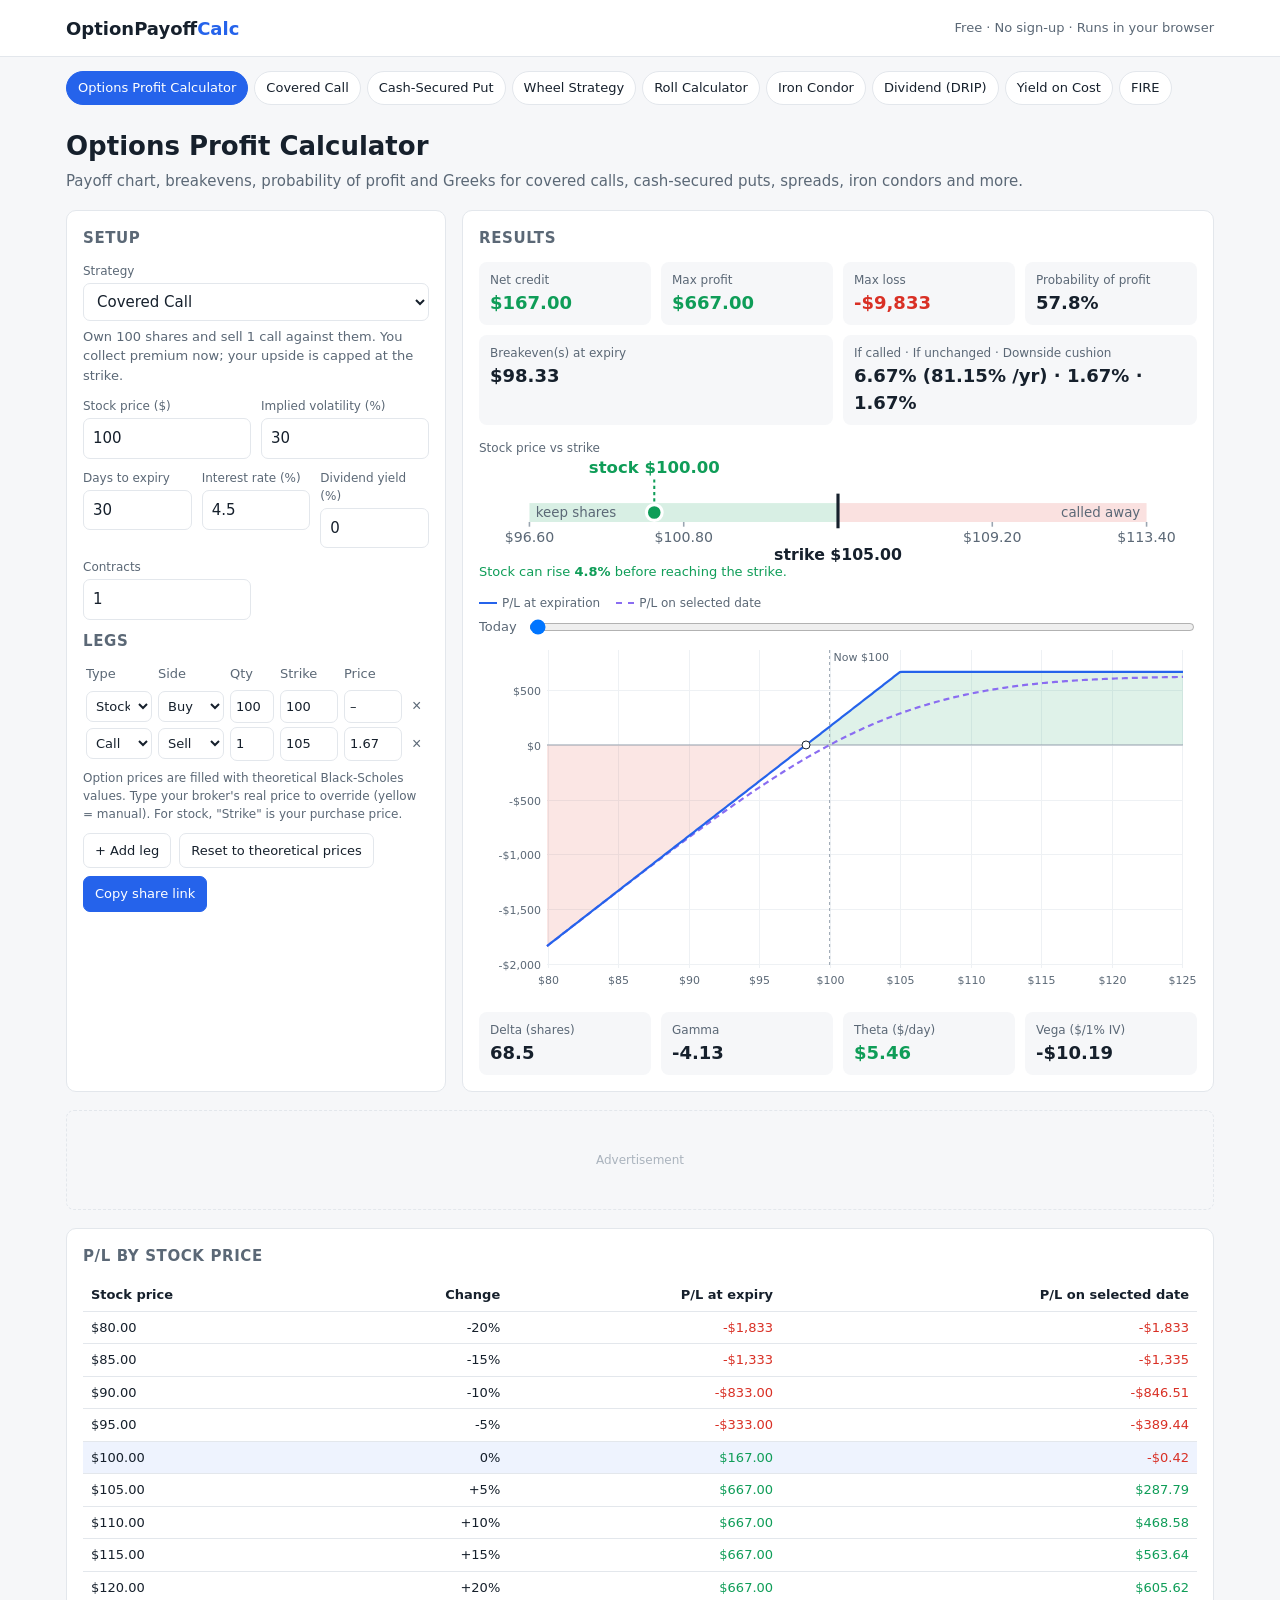
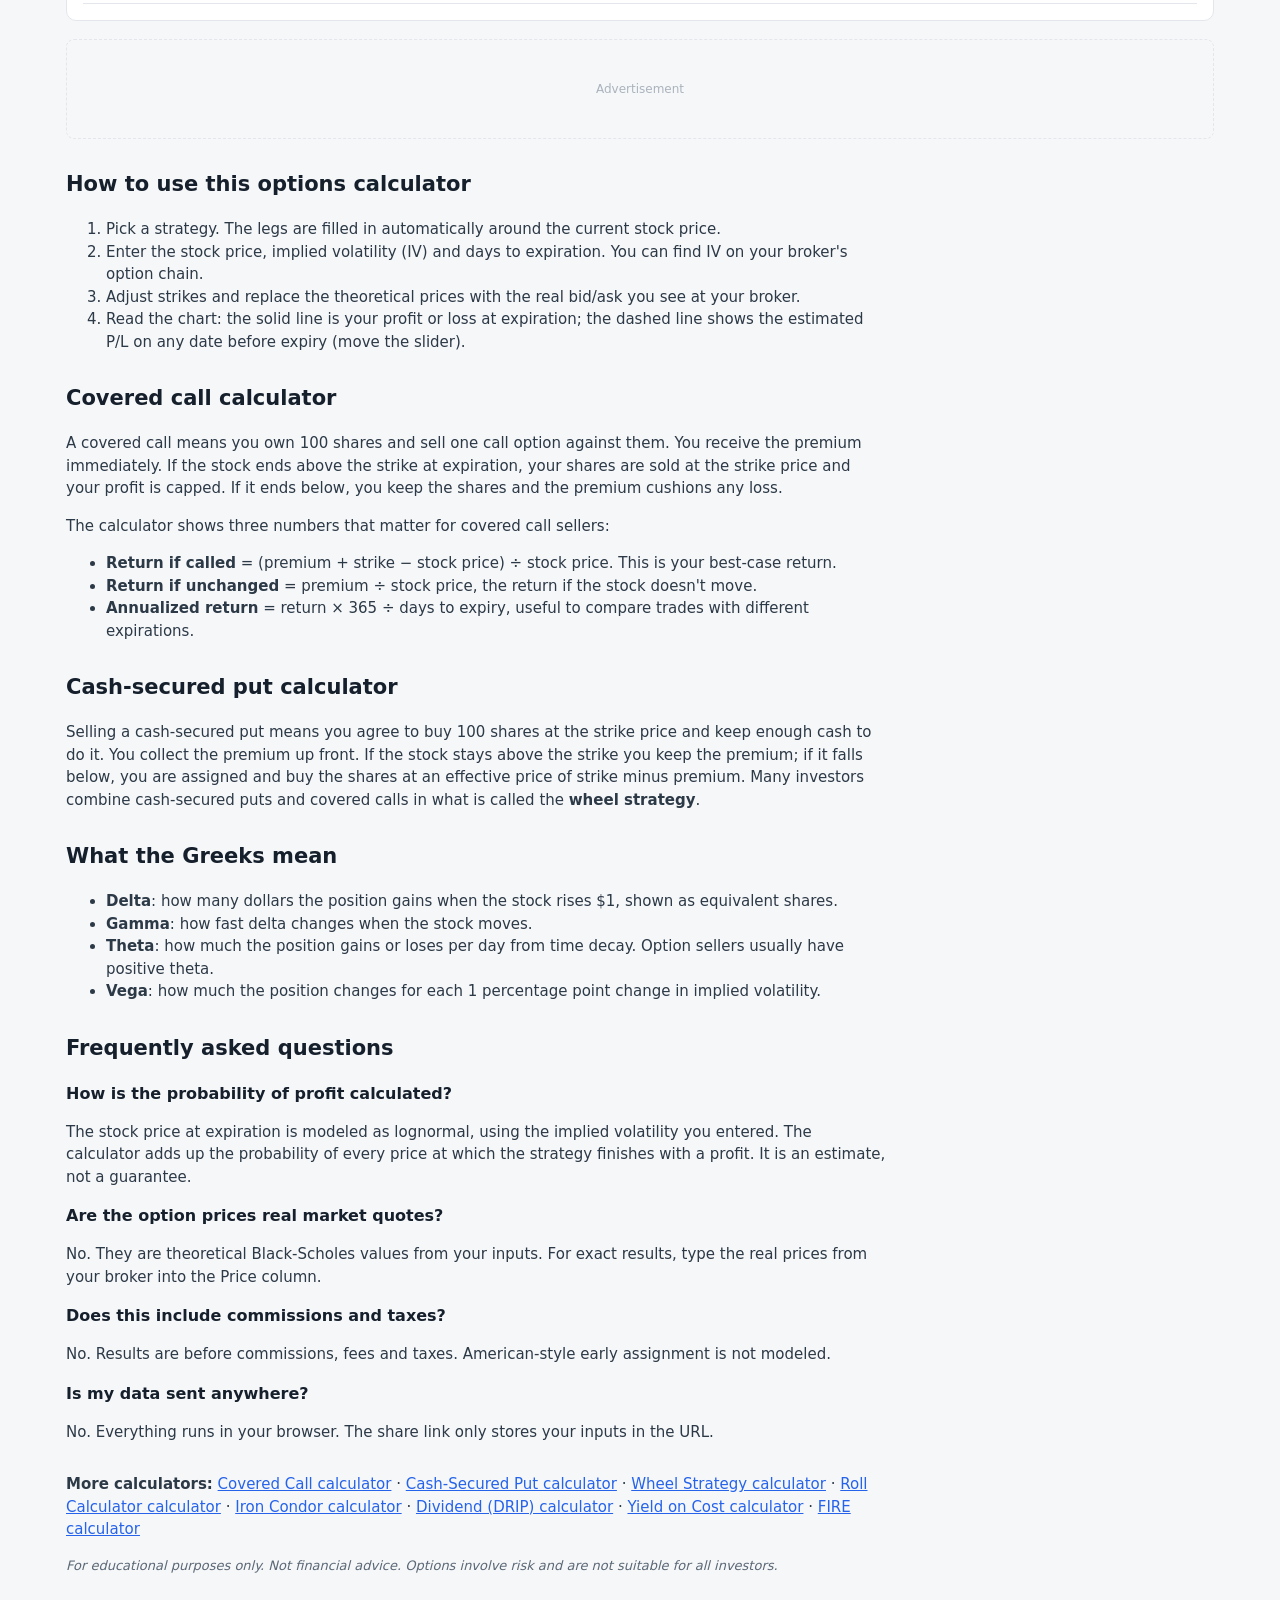
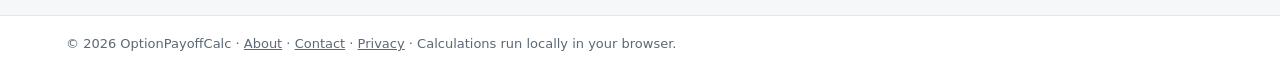
<file: index.html>
<!DOCTYPE html>
<html lang="en">
<head>
<meta charset="utf-8">
<meta name="viewport" content="width=device-width, initial-scale=1">
<title>Options Profit Calculator – Covered Call, Cash-Secured Put, Spreads &amp; Iron Condor (Free)</title>
<meta name="description" content="Free options profit calculator. Visualize P/L for covered calls, cash-secured puts, spreads, iron condors and straddles. Black-Scholes Greeks, breakevens, probability of profit and annualized return.">
<link rel="canonical" href="https://optionpayoffcalc.com/">
<meta property="og:title" content="Options Profit Calculator – Covered Call, Cash-Secured Put, Spreads &amp; Iron Condor (Free)">
<meta property="og:description" content="Free options profit calculator. Visualize P/L for covered calls, cash-secured puts, spreads, iron condors and straddles. Black-Scholes Greeks, breakevens, probability of profit and annualized return.">
<meta property="og:type" content="website">
<meta property="og:url" content="https://optionpayoffcalc.com/">
<link rel="stylesheet" href="/style.css?v=2">
<script async src="https://pagead2.googlesyndication.com/pagead/js/adsbygoogle.js?client=ca-pub-2578478996439274" crossorigin="anonymous"></script>
<script type="application/ld+json">{"@context": "https://schema.org", "@graph": [{"@type": "WebApplication", "name": "Options Profit Calculator", "url": "https://optionpayoffcalc.com/", "applicationCategory": "FinanceApplication", "operatingSystem": "Any", "offers": {"@type": "Offer", "price": "0", "priceCurrency": "USD"}}, {"@type": "FAQPage", "mainEntity": [{"@type": "Question", "name": "How is the probability of profit calculated?", "acceptedAnswer": {"@type": "Answer", "text": "The stock price at expiration is modeled as lognormal, using the implied volatility you entered. The calculator adds up the probability of every price at which the strategy finishes with a profit. It is an estimate, not a guarantee."}}, {"@type": "Question", "name": "Are the option prices real market quotes?", "acceptedAnswer": {"@type": "Answer", "text": "No. They are theoretical Black-Scholes values from your inputs. For exact results, type the real prices from your broker into the Price column."}}, {"@type": "Question", "name": "Does this include commissions and taxes?", "acceptedAnswer": {"@type": "Answer", "text": "No. Results are before commissions, fees and taxes. American-style early assignment is not modeled."}}, {"@type": "Question", "name": "Is my data sent anywhere?", "acceptedAnswer": {"@type": "Answer", "text": "No. Everything runs in your browser. The share link only stores your inputs in the URL."}}]}]}</script>
</head>
<body data-strategy="covered_call">
<header><div class="wrap"><a class="logo" href="/">OptionPayoff<span>Calc</span></a><span style="color:var(--mut);font-size:13px">Free · No sign-up · Runs in your browser</span></div></header>
<main class="wrap">
<nav class="tools" aria-label="Calculators"><a href="/" class="on">Options Profit Calculator</a><a href="/covered-call-calculator" class="">Covered Call</a><a href="/cash-secured-put-calculator" class="">Cash-Secured Put</a><a href="/wheel-strategy-calculator" class="">Wheel Strategy</a><a href="/roll-covered-call-calculator" class="">Roll Calculator</a><a href="/iron-condor-calculator" class="">Iron Condor</a><a href="/dividend-reinvestment-calculator" class="">Dividend (DRIP)</a><a href="/yield-on-cost-calculator" class="">Yield on Cost</a><a href="/fire-calculator" class="">FIRE</a></nav>
<h1>Options Profit Calculator</h1>
<p class="sub">Payoff chart, breakevens, probability of profit and Greeks for covered calls, cash-secured puts, spreads, iron condors and more.</p>
<div class="grid">
 <section class="card">
  <h2>Setup</h2>
  <label for="strat">Strategy</label>
  <select id="strat">
   <option value="covered_call">Covered Call</option>
   <option value="csp">Cash-Secured Put</option>
   <option value="long_call">Long Call</option>
   <option value="long_put">Long Put</option>
   <option value="bull_call">Bull Call Spread</option>
   <option value="bear_put">Bear Put Spread</option>
   <option value="iron_condor">Iron Condor</option>
   <option value="collar">Collar</option>
   <option value="long_straddle">Long Straddle</option>
   <option value="custom">Custom (build your own)</option>
  </select>
  <p class="desc" id="desc"></p>
  <div class="row">
   <div><label for="S">Stock price ($)</label><input id="S" type="number" step="0.01" min="0.01" value="100"></div>
   <div><label for="iv">Implied volatility (%)</label><input id="iv" type="number" step="0.5" min="1" value="30"></div>
  </div>
  <div class="row row3">
   <div><label for="days">Days to expiry</label><input id="days" type="number" step="1" min="0" value="30"></div>
   <div><label for="r">Interest rate (%)</label><input id="r" type="number" step="0.1" value="4.5"></div>
   <div><label for="q">Dividend yield (%)</label><input id="q" type="number" step="0.1" min="0" value="0"></div>
  </div>
  <div class="row">
   <div><label for="n">Contracts</label><input id="n" type="number" step="1" min="1" value="1"></div>
   <div></div>
  </div>
  <h2 style="margin-top:6px">Legs</h2>
  <table class="legs"><thead><tr><th>Type</th><th>Side</th><th>Qty</th><th>Strike</th><th>Price</th><th></th></tr></thead><tbody id="legs"></tbody></table>
  <p style="font-size:12px;color:var(--mut);margin:6px 0 0">Option prices are filled with theoretical Black-Scholes values. Type your broker's real price to override (yellow = manual). For stock, "Strike" is your purchase price.</p>
  <div class="btns">
   <button class="b" id="addLeg">+ Add leg</button>
   <button class="b" id="resetP">Reset to theoretical prices</button>
   <button class="b pri" id="share">Copy share link</button>
  </div>
 </section>

 <section class="card">
  <h2>Results</h2>
  <div class="stats">
   <div class="stat"><div class="k" id="netK">Net credit</div><div class="v" id="net">–</div></div>
   <div class="stat"><div class="k">Max profit</div><div class="v pos" id="maxP">–</div></div>
   <div class="stat"><div class="k">Max loss</div><div class="v neg" id="maxL">–</div></div>
   <div class="stat"><div class="k">Probability of profit</div><div class="v" id="pop">–</div></div>
   <div class="stat" style="grid-column:span 2"><div class="k">Breakeven(s) at expiry</div><div class="v" id="be">–</div></div>
   <div class="stat" style="grid-column:span 2" id="extraBox"><div class="k" id="extraK">Return on risk</div><div class="v" id="extra">–</div></div>
  </div>
  <div class="legend"><span><i></i>P/L at expiration</span><span><i class="d"></i>P/L on selected date</span></div>
  <div class="slider"><span id="atLbl">Today</span><input id="at" type="range" min="0" max="30" value="0" aria-label="Days from now"></div>
  <div id="chartBox"><canvas id="chart"></canvas><div id="tip"></div></div>
  <div class="greeks">
   <div class="stat"><div class="k">Delta (shares)</div><div class="v" id="gD">–</div></div>
   <div class="stat"><div class="k">Gamma</div><div class="v" id="gG">–</div></div>
   <div class="stat"><div class="k">Theta ($/day)</div><div class="v" id="gT">–</div></div>
   <div class="stat"><div class="k">Vega ($/1% IV)</div><div class="v" id="gV">–</div></div>
  </div>
 </section>
</div>
<div class="ad-slot"><!-- ADSENSE -->Advertisement</div>
<section class="card">
 <h2>P/L by stock price</h2>
 <table class="pl"><thead><tr><th>Stock price</th><th>Change</th><th>P/L at expiry</th><th>P/L on selected date</th></tr></thead><tbody id="plt"></tbody></table>
</section>
<div class="ad-slot"><!-- ADSENSE -->Advertisement</div>
<article>

<h2>How to use this options calculator</h2>
<ol>
 <li>Pick a strategy. The legs are filled in automatically around the current stock price.</li>
 <li>Enter the stock price, implied volatility (IV) and days to expiration. You can find IV on your broker's option chain.</li>
 <li>Adjust strikes and replace the theoretical prices with the real bid/ask you see at your broker.</li>
 <li>Read the chart: the solid line is your profit or loss at expiration; the dashed line shows the estimated P/L on any date before expiry (move the slider).</li>
</ol>

<h2>Covered call calculator</h2>
<p>A covered call means you own 100 shares and sell one call option against them. You receive the premium immediately. If the stock ends above the strike at expiration, your shares are sold at the strike price and your profit is capped. If it ends below, you keep the shares and the premium cushions any loss.</p>
<p>The calculator shows three numbers that matter for covered call sellers:</p>
<ul>
 <li><b>Return if called</b> = (premium + strike − stock price) ÷ stock price. This is your best-case return.</li>
 <li><b>Return if unchanged</b> = premium ÷ stock price, the return if the stock doesn't move.</li>
 <li><b>Annualized return</b> = return × 365 ÷ days to expiry, useful to compare trades with different expirations.</li>
</ul>

<h2>Cash-secured put calculator</h2>
<p>Selling a cash-secured put means you agree to buy 100 shares at the strike price and keep enough cash to do it. You collect the premium up front. If the stock stays above the strike you keep the premium; if it falls below, you are assigned and buy the shares at an effective price of strike minus premium. Many investors combine cash-secured puts and covered calls in what is called the <b>wheel strategy</b>.</p>

<h2>What the Greeks mean</h2>
<ul>
 <li><b>Delta</b>: how many dollars the position gains when the stock rises $1, shown as equivalent shares.</li>
 <li><b>Gamma</b>: how fast delta changes when the stock moves.</li>
 <li><b>Theta</b>: how much the position gains or loses per day from time decay. Option sellers usually have positive theta.</li>
 <li><b>Vega</b>: how much the position changes for each 1 percentage point change in implied volatility.</li>
</ul>


<h2>Frequently asked questions</h2>
<h3>How is the probability of profit calculated?</h3>
<p>The stock price at expiration is modeled as lognormal, using the implied volatility you entered. The calculator adds up the probability of every price at which the strategy finishes with a profit. It is an estimate, not a guarantee.</p>
<h3>Are the option prices real market quotes?</h3>
<p>No. They are theoretical Black-Scholes values from your inputs. For exact results, type the real prices from your broker into the Price column.</p>
<h3>Does this include commissions and taxes?</h3>
<p>No. Results are before commissions, fees and taxes. American-style early assignment is not modeled.</p>
<h3>Is my data sent anywhere?</h3>
<p>No. Everything runs in your browser. The share link only stores your inputs in the URL.</p>
<p class="related"><b>More calculators:</b> <a href="/covered-call-calculator">Covered Call calculator</a> · <a href="/cash-secured-put-calculator">Cash-Secured Put calculator</a> · <a href="/wheel-strategy-calculator">Wheel Strategy calculator</a> · <a href="/roll-covered-call-calculator">Roll Calculator calculator</a> · <a href="/iron-condor-calculator">Iron Condor calculator</a> · <a href="/dividend-reinvestment-calculator">Dividend (DRIP) calculator</a> · <a href="/yield-on-cost-calculator">Yield on Cost calculator</a> · <a href="/fire-calculator">FIRE calculator</a></p>
<p style="font-size:13px;color:var(--mut)"><i>For educational purposes only. Not financial advice. Options involve risk and are not suitable for all investors.</i></p>
</article>
</main>
<footer><div class="wrap">© <span id="yr"></span> OptionPayoffCalc · <a href="/about">About</a> · <a href="/contact">Contact</a> · <a href="/privacy">Privacy</a> · Calculations run locally in your browser.</div></footer>
<div class="toast" id="toast">Link copied</div>
<script src="/calc.js?v=3"></script>
</body>
</html>
</file>
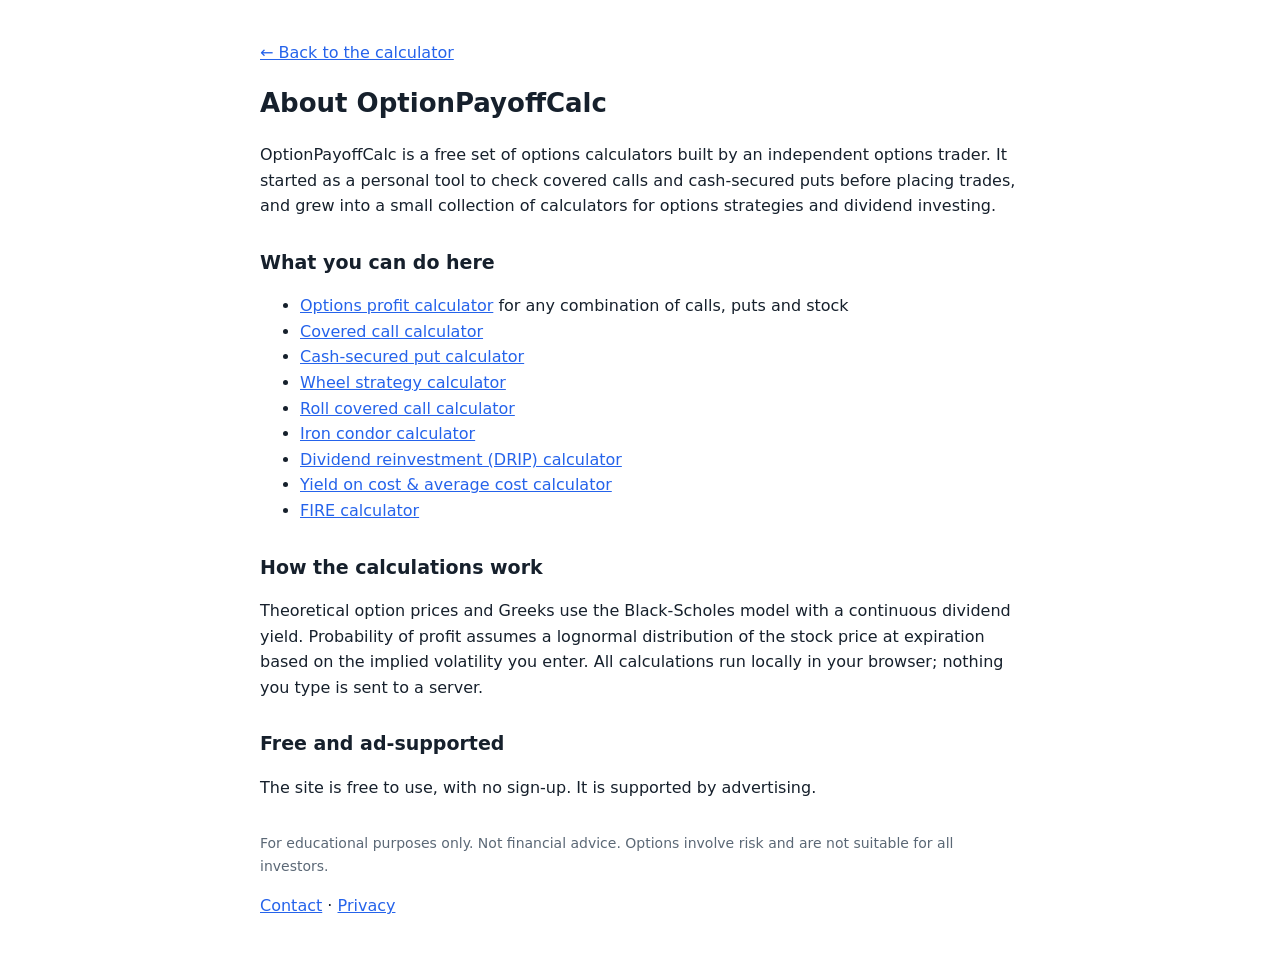
<file: about.html>
<!DOCTYPE html>
<html lang="en"><head><meta charset="utf-8"><meta name="viewport" content="width=device-width, initial-scale=1">
<title>About – OptionPayoffCalc</title><meta name="description" content="About OptionPayoffCalc, a free set of options calculators that run entirely in your browser.">
<link rel="canonical" href="https://optionpayoffcalc.com/about"><style>body{font:16px/1.6 system-ui,-apple-system,"Segoe UI",Roboto,sans-serif;max-width:760px;margin:0 auto;padding:24px 16px;color:#16202c}h1{font-size:26px}h2{font-size:19px;margin-top:28px}a{color:#2563eb}</style><script async src="https://pagead2.googlesyndication.com/pagead/js/adsbygoogle.js?client=ca-pub-2578478996439274" crossorigin="anonymous"></script></head>
<body>
<p><a href="/">← Back to the calculator</a></p>
<h1>About OptionPayoffCalc</h1>
<p>OptionPayoffCalc is a free set of options calculators built by an independent options trader. It started as a personal tool to check covered calls and cash-secured puts before placing trades, and grew into a small collection of calculators for options strategies and dividend investing.</p>
<h2>What you can do here</h2>
<ul>
<li><a href="/">Options profit calculator</a> for any combination of calls, puts and stock</li>
<li><a href="/covered-call-calculator">Covered call calculator</a></li>
<li><a href="/cash-secured-put-calculator">Cash-secured put calculator</a></li>
<li><a href="/wheel-strategy-calculator">Wheel strategy calculator</a></li>
<li><a href="/roll-covered-call-calculator">Roll covered call calculator</a></li>
<li><a href="/iron-condor-calculator">Iron condor calculator</a></li>
<li><a href="/dividend-reinvestment-calculator">Dividend reinvestment (DRIP) calculator</a></li>
<li><a href="/yield-on-cost-calculator">Yield on cost &amp; average cost calculator</a></li>
<li><a href="/fire-calculator">FIRE calculator</a></li>
</ul>
<h2>How the calculations work</h2>
<p>Theoretical option prices and Greeks use the Black-Scholes model with a continuous dividend yield. Probability of profit assumes a lognormal distribution of the stock price at expiration based on the implied volatility you enter. All calculations run locally in your browser; nothing you type is sent to a server.</p>
<h2>Free and ad-supported</h2>
<p>The site is free to use, with no sign-up. It is supported by advertising.</p>
<p style="margin-top:32px;font-size:14px;color:#5b6876">For educational purposes only. Not financial advice. Options involve risk and are not suitable for all investors.</p>
<p><a href="/contact">Contact</a> · <a href="/privacy">Privacy</a></p>
</body></html>
</file>
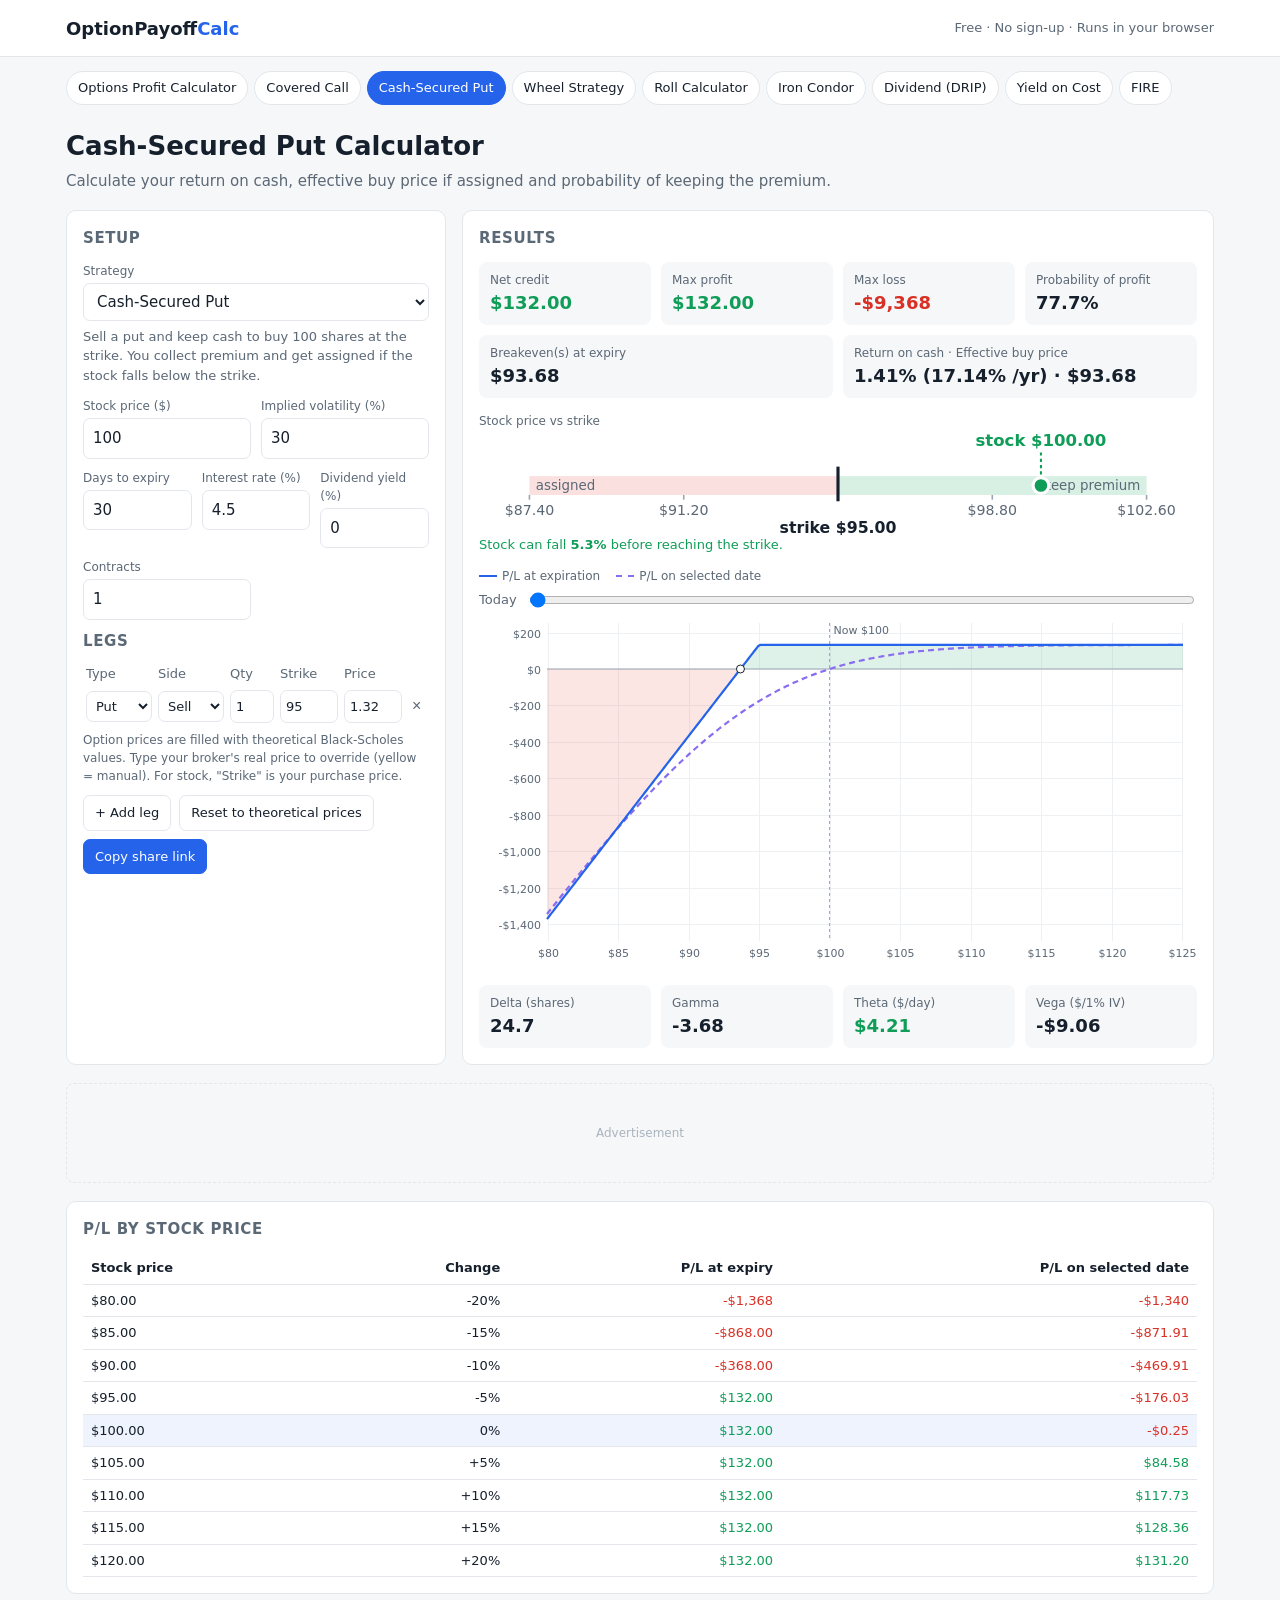
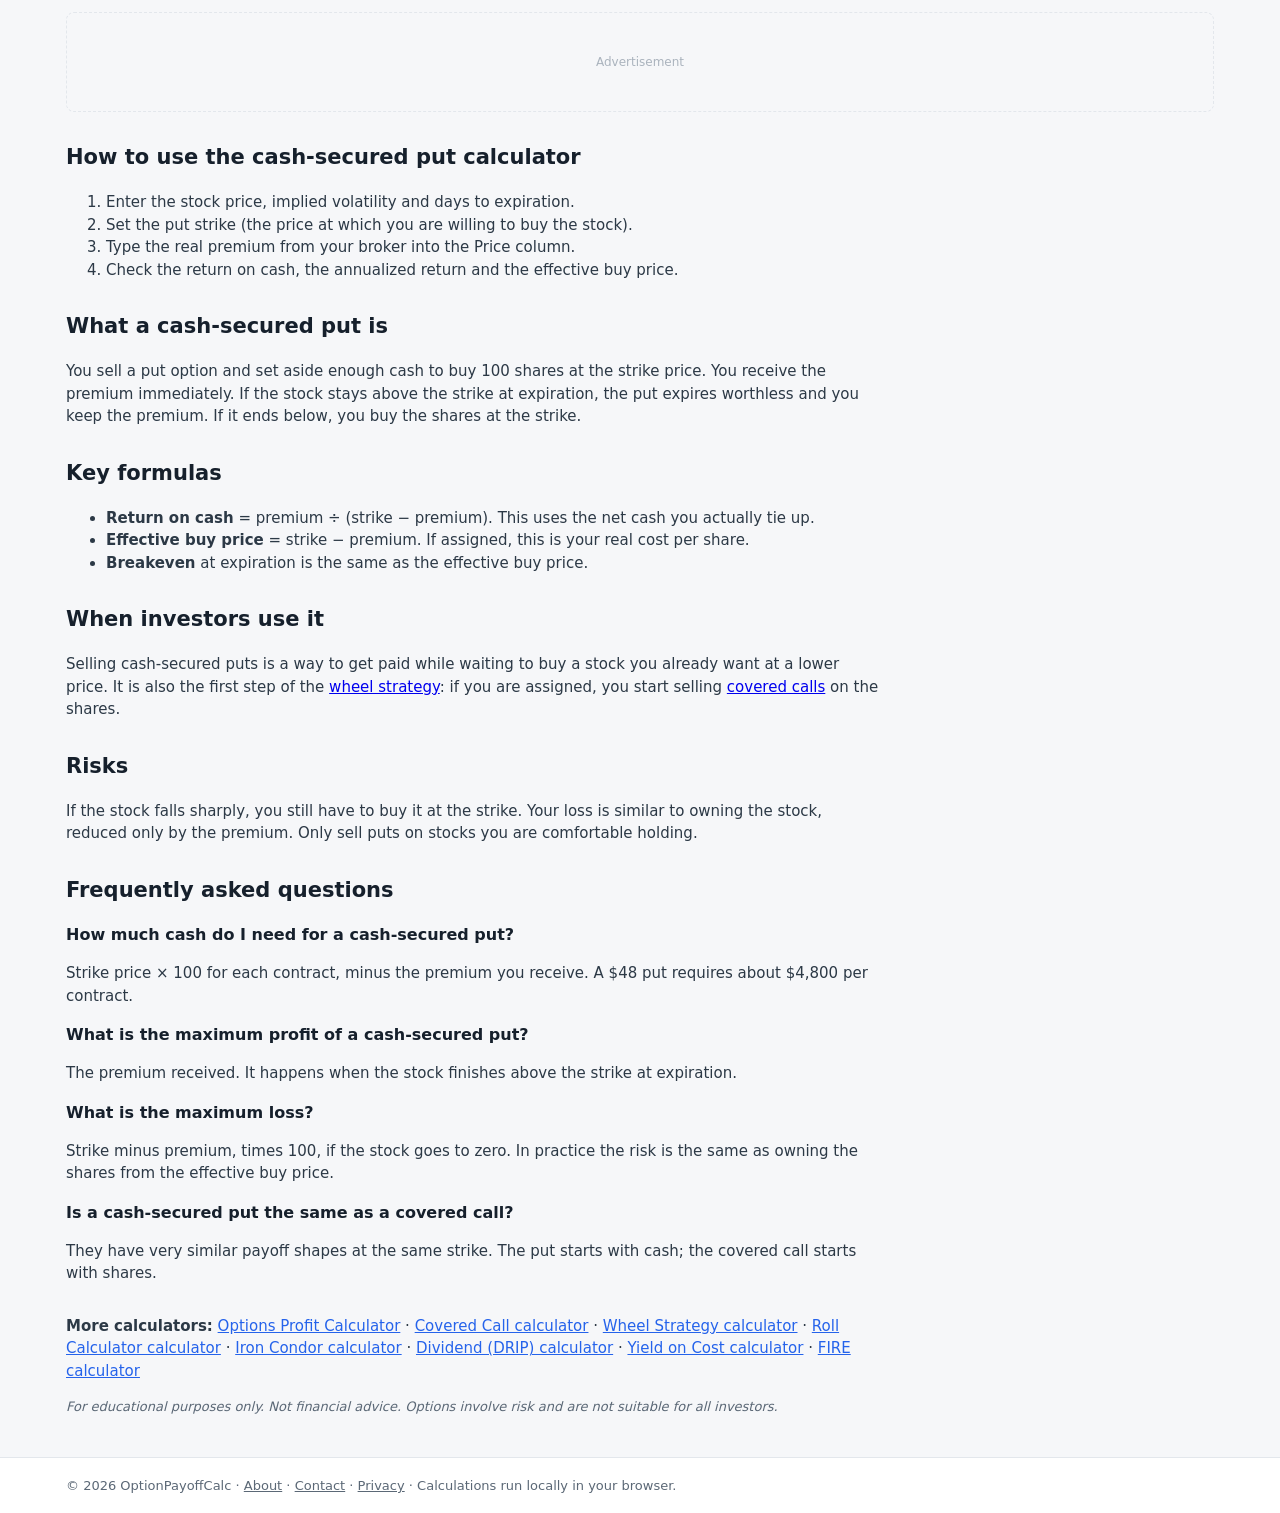
<file: cash-secured-put-calculator.html>
<!DOCTYPE html>
<html lang="en">
<head>
<meta charset="utf-8">
<meta name="viewport" content="width=device-width, initial-scale=1">
<title>Cash-Secured Put Calculator – Return on Cash, Effective Buy Price &amp; Probability (Free)</title>
<meta name="description" content="Free cash-secured put calculator: return on cash, annualized yield, effective purchase price if assigned, breakeven and probability of profit, with a payoff chart.">
<link rel="canonical" href="https://optionpayoffcalc.com/cash-secured-put-calculator">
<meta property="og:title" content="Cash-Secured Put Calculator – Return on Cash, Effective Buy Price &amp; Probability (Free)">
<meta property="og:description" content="Free cash-secured put calculator: return on cash, annualized yield, effective purchase price if assigned, breakeven and probability of profit, with a payoff chart.">
<meta property="og:type" content="website">
<meta property="og:url" content="https://optionpayoffcalc.com/cash-secured-put-calculator">
<link rel="stylesheet" href="/style.css?v=2">
<script async src="https://pagead2.googlesyndication.com/pagead/js/adsbygoogle.js?client=ca-pub-2578478996439274" crossorigin="anonymous"></script>
<script type="application/ld+json">{"@context": "https://schema.org", "@graph": [{"@type": "WebApplication", "name": "Cash-Secured Put Calculator", "url": "https://optionpayoffcalc.com/cash-secured-put-calculator", "applicationCategory": "FinanceApplication", "operatingSystem": "Any", "offers": {"@type": "Offer", "price": "0", "priceCurrency": "USD"}}, {"@type": "FAQPage", "mainEntity": [{"@type": "Question", "name": "How much cash do I need for a cash-secured put?", "acceptedAnswer": {"@type": "Answer", "text": "Strike price × 100 for each contract, minus the premium you receive. A $48 put requires about $4,800 per contract."}}, {"@type": "Question", "name": "What is the maximum profit of a cash-secured put?", "acceptedAnswer": {"@type": "Answer", "text": "The premium received. It happens when the stock finishes above the strike at expiration."}}, {"@type": "Question", "name": "What is the maximum loss?", "acceptedAnswer": {"@type": "Answer", "text": "Strike minus premium, times 100, if the stock goes to zero. In practice the risk is the same as owning the shares from the effective buy price."}}, {"@type": "Question", "name": "Is a cash-secured put the same as a covered call?", "acceptedAnswer": {"@type": "Answer", "text": "They have very similar payoff shapes at the same strike. The put starts with cash; the covered call starts with shares."}}]}]}</script>
</head>
<body data-strategy="csp">
<header><div class="wrap"><a class="logo" href="/">OptionPayoff<span>Calc</span></a><span style="color:var(--mut);font-size:13px">Free · No sign-up · Runs in your browser</span></div></header>
<main class="wrap">
<nav class="tools" aria-label="Calculators"><a href="/" class="">Options Profit Calculator</a><a href="/covered-call-calculator" class="">Covered Call</a><a href="/cash-secured-put-calculator" class="on">Cash-Secured Put</a><a href="/wheel-strategy-calculator" class="">Wheel Strategy</a><a href="/roll-covered-call-calculator" class="">Roll Calculator</a><a href="/iron-condor-calculator" class="">Iron Condor</a><a href="/dividend-reinvestment-calculator" class="">Dividend (DRIP)</a><a href="/yield-on-cost-calculator" class="">Yield on Cost</a><a href="/fire-calculator" class="">FIRE</a></nav>
<h1>Cash-Secured Put Calculator</h1>
<p class="sub">Calculate your return on cash, effective buy price if assigned and probability of keeping the premium.</p>
<div class="grid">
 <section class="card">
  <h2>Setup</h2>
  <label for="strat">Strategy</label>
  <select id="strat">
   <option value="covered_call">Covered Call</option>
   <option value="csp">Cash-Secured Put</option>
   <option value="long_call">Long Call</option>
   <option value="long_put">Long Put</option>
   <option value="bull_call">Bull Call Spread</option>
   <option value="bear_put">Bear Put Spread</option>
   <option value="iron_condor">Iron Condor</option>
   <option value="collar">Collar</option>
   <option value="long_straddle">Long Straddle</option>
   <option value="custom">Custom (build your own)</option>
  </select>
  <p class="desc" id="desc"></p>
  <div class="row">
   <div><label for="S">Stock price ($)</label><input id="S" type="number" step="0.01" min="0.01" value="100"></div>
   <div><label for="iv">Implied volatility (%)</label><input id="iv" type="number" step="0.5" min="1" value="30"></div>
  </div>
  <div class="row row3">
   <div><label for="days">Days to expiry</label><input id="days" type="number" step="1" min="0" value="30"></div>
   <div><label for="r">Interest rate (%)</label><input id="r" type="number" step="0.1" value="4.5"></div>
   <div><label for="q">Dividend yield (%)</label><input id="q" type="number" step="0.1" min="0" value="0"></div>
  </div>
  <div class="row">
   <div><label for="n">Contracts</label><input id="n" type="number" step="1" min="1" value="1"></div>
   <div></div>
  </div>
  <h2 style="margin-top:6px">Legs</h2>
  <table class="legs"><thead><tr><th>Type</th><th>Side</th><th>Qty</th><th>Strike</th><th>Price</th><th></th></tr></thead><tbody id="legs"></tbody></table>
  <p style="font-size:12px;color:var(--mut);margin:6px 0 0">Option prices are filled with theoretical Black-Scholes values. Type your broker's real price to override (yellow = manual). For stock, "Strike" is your purchase price.</p>
  <div class="btns">
   <button class="b" id="addLeg">+ Add leg</button>
   <button class="b" id="resetP">Reset to theoretical prices</button>
   <button class="b pri" id="share">Copy share link</button>
  </div>
 </section>

 <section class="card">
  <h2>Results</h2>
  <div class="stats">
   <div class="stat"><div class="k" id="netK">Net credit</div><div class="v" id="net">–</div></div>
   <div class="stat"><div class="k">Max profit</div><div class="v pos" id="maxP">–</div></div>
   <div class="stat"><div class="k">Max loss</div><div class="v neg" id="maxL">–</div></div>
   <div class="stat"><div class="k">Probability of profit</div><div class="v" id="pop">–</div></div>
   <div class="stat" style="grid-column:span 2"><div class="k">Breakeven(s) at expiry</div><div class="v" id="be">–</div></div>
   <div class="stat" style="grid-column:span 2" id="extraBox"><div class="k" id="extraK">Return on risk</div><div class="v" id="extra">–</div></div>
  </div>
  <div class="legend"><span><i></i>P/L at expiration</span><span><i class="d"></i>P/L on selected date</span></div>
  <div class="slider"><span id="atLbl">Today</span><input id="at" type="range" min="0" max="30" value="0" aria-label="Days from now"></div>
  <div id="chartBox"><canvas id="chart"></canvas><div id="tip"></div></div>
  <div class="greeks">
   <div class="stat"><div class="k">Delta (shares)</div><div class="v" id="gD">–</div></div>
   <div class="stat"><div class="k">Gamma</div><div class="v" id="gG">–</div></div>
   <div class="stat"><div class="k">Theta ($/day)</div><div class="v" id="gT">–</div></div>
   <div class="stat"><div class="k">Vega ($/1% IV)</div><div class="v" id="gV">–</div></div>
  </div>
 </section>
</div>
<div class="ad-slot"><!-- ADSENSE -->Advertisement</div>
<section class="card">
 <h2>P/L by stock price</h2>
 <table class="pl"><thead><tr><th>Stock price</th><th>Change</th><th>P/L at expiry</th><th>P/L on selected date</th></tr></thead><tbody id="plt"></tbody></table>
</section>
<div class="ad-slot"><!-- ADSENSE -->Advertisement</div>
<article>

<h2>How to use the cash-secured put calculator</h2>
<ol>
 <li>Enter the stock price, implied volatility and days to expiration.</li>
 <li>Set the put strike (the price at which you are willing to buy the stock).</li>
 <li>Type the real premium from your broker into the Price column.</li>
 <li>Check the return on cash, the annualized return and the effective buy price.</li>
</ol>
<h2>What a cash-secured put is</h2>
<p>You sell a put option and set aside enough cash to buy 100 shares at the strike price. You receive the premium immediately. If the stock stays above the strike at expiration, the put expires worthless and you keep the premium. If it ends below, you buy the shares at the strike.</p>
<h2>Key formulas</h2>
<ul>
 <li><b>Return on cash</b> = premium ÷ (strike − premium). This uses the net cash you actually tie up.</li>
 <li><b>Effective buy price</b> = strike − premium. If assigned, this is your real cost per share.</li>
 <li><b>Breakeven</b> at expiration is the same as the effective buy price.</li>
</ul>
<h2>When investors use it</h2>
<p>Selling cash-secured puts is a way to get paid while waiting to buy a stock you already want at a lower price. It is also the first step of the <a href="/wheel-strategy-calculator">wheel strategy</a>: if you are assigned, you start selling <a href="/covered-call-calculator">covered calls</a> on the shares.</p>
<h2>Risks</h2>
<p>If the stock falls sharply, you still have to buy it at the strike. Your loss is similar to owning the stock, reduced only by the premium. Only sell puts on stocks you are comfortable holding.</p>

<h2>Frequently asked questions</h2>
<h3>How much cash do I need for a cash-secured put?</h3>
<p>Strike price × 100 for each contract, minus the premium you receive. A $48 put requires about $4,800 per contract.</p>
<h3>What is the maximum profit of a cash-secured put?</h3>
<p>The premium received. It happens when the stock finishes above the strike at expiration.</p>
<h3>What is the maximum loss?</h3>
<p>Strike minus premium, times 100, if the stock goes to zero. In practice the risk is the same as owning the shares from the effective buy price.</p>
<h3>Is a cash-secured put the same as a covered call?</h3>
<p>They have very similar payoff shapes at the same strike. The put starts with cash; the covered call starts with shares.</p>
<p class="related"><b>More calculators:</b> <a href="/">Options Profit Calculator</a> · <a href="/covered-call-calculator">Covered Call calculator</a> · <a href="/wheel-strategy-calculator">Wheel Strategy calculator</a> · <a href="/roll-covered-call-calculator">Roll Calculator calculator</a> · <a href="/iron-condor-calculator">Iron Condor calculator</a> · <a href="/dividend-reinvestment-calculator">Dividend (DRIP) calculator</a> · <a href="/yield-on-cost-calculator">Yield on Cost calculator</a> · <a href="/fire-calculator">FIRE calculator</a></p>
<p style="font-size:13px;color:var(--mut)"><i>For educational purposes only. Not financial advice. Options involve risk and are not suitable for all investors.</i></p>
</article>
</main>
<footer><div class="wrap">© <span id="yr"></span> OptionPayoffCalc · <a href="/about">About</a> · <a href="/contact">Contact</a> · <a href="/privacy">Privacy</a> · Calculations run locally in your browser.</div></footer>
<div class="toast" id="toast">Link copied</div>
<script src="/calc.js?v=3"></script>
</body>
</html>
</file>
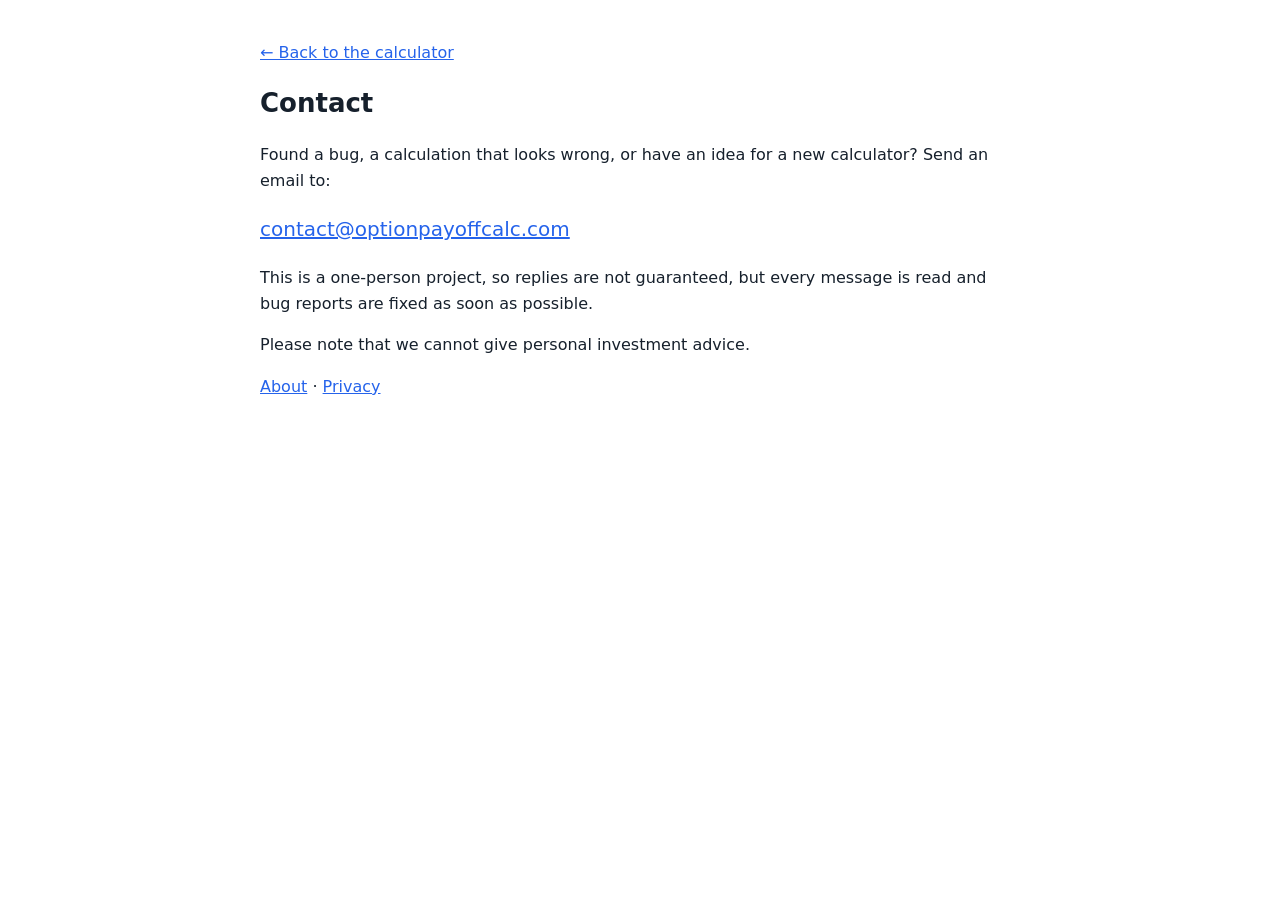
<file: contact.html>
<!DOCTYPE html>
<html lang="en"><head><meta charset="utf-8"><meta name="viewport" content="width=device-width, initial-scale=1">
<title>Contact – OptionPayoffCalc</title><meta name="description" content="How to contact OptionPayoffCalc.">
<link rel="canonical" href="https://optionpayoffcalc.com/contact"><style>body{font:16px/1.6 system-ui,-apple-system,"Segoe UI",Roboto,sans-serif;max-width:760px;margin:0 auto;padding:24px 16px;color:#16202c}h1{font-size:26px}h2{font-size:19px;margin-top:28px}a{color:#2563eb}</style><script async src="https://pagead2.googlesyndication.com/pagead/js/adsbygoogle.js?client=ca-pub-2578478996439274" crossorigin="anonymous"></script></head>
<body>
<p><a href="/">← Back to the calculator</a></p>
<h1>Contact</h1>
<p>Found a bug, a calculation that looks wrong, or have an idea for a new calculator? Send an email to:</p>
<p style="font-size:20px"><a href="mailto:contact@optionpayoffcalc.com">contact@optionpayoffcalc.com</a></p>
<p>This is a one-person project, so replies are not guaranteed, but every message is read and bug reports are fixed as soon as possible.</p>
<p>Please note that we cannot give personal investment advice.</p>
<p><a href="/about">About</a> · <a href="/privacy">Privacy</a></p>
</body></html>
</file>
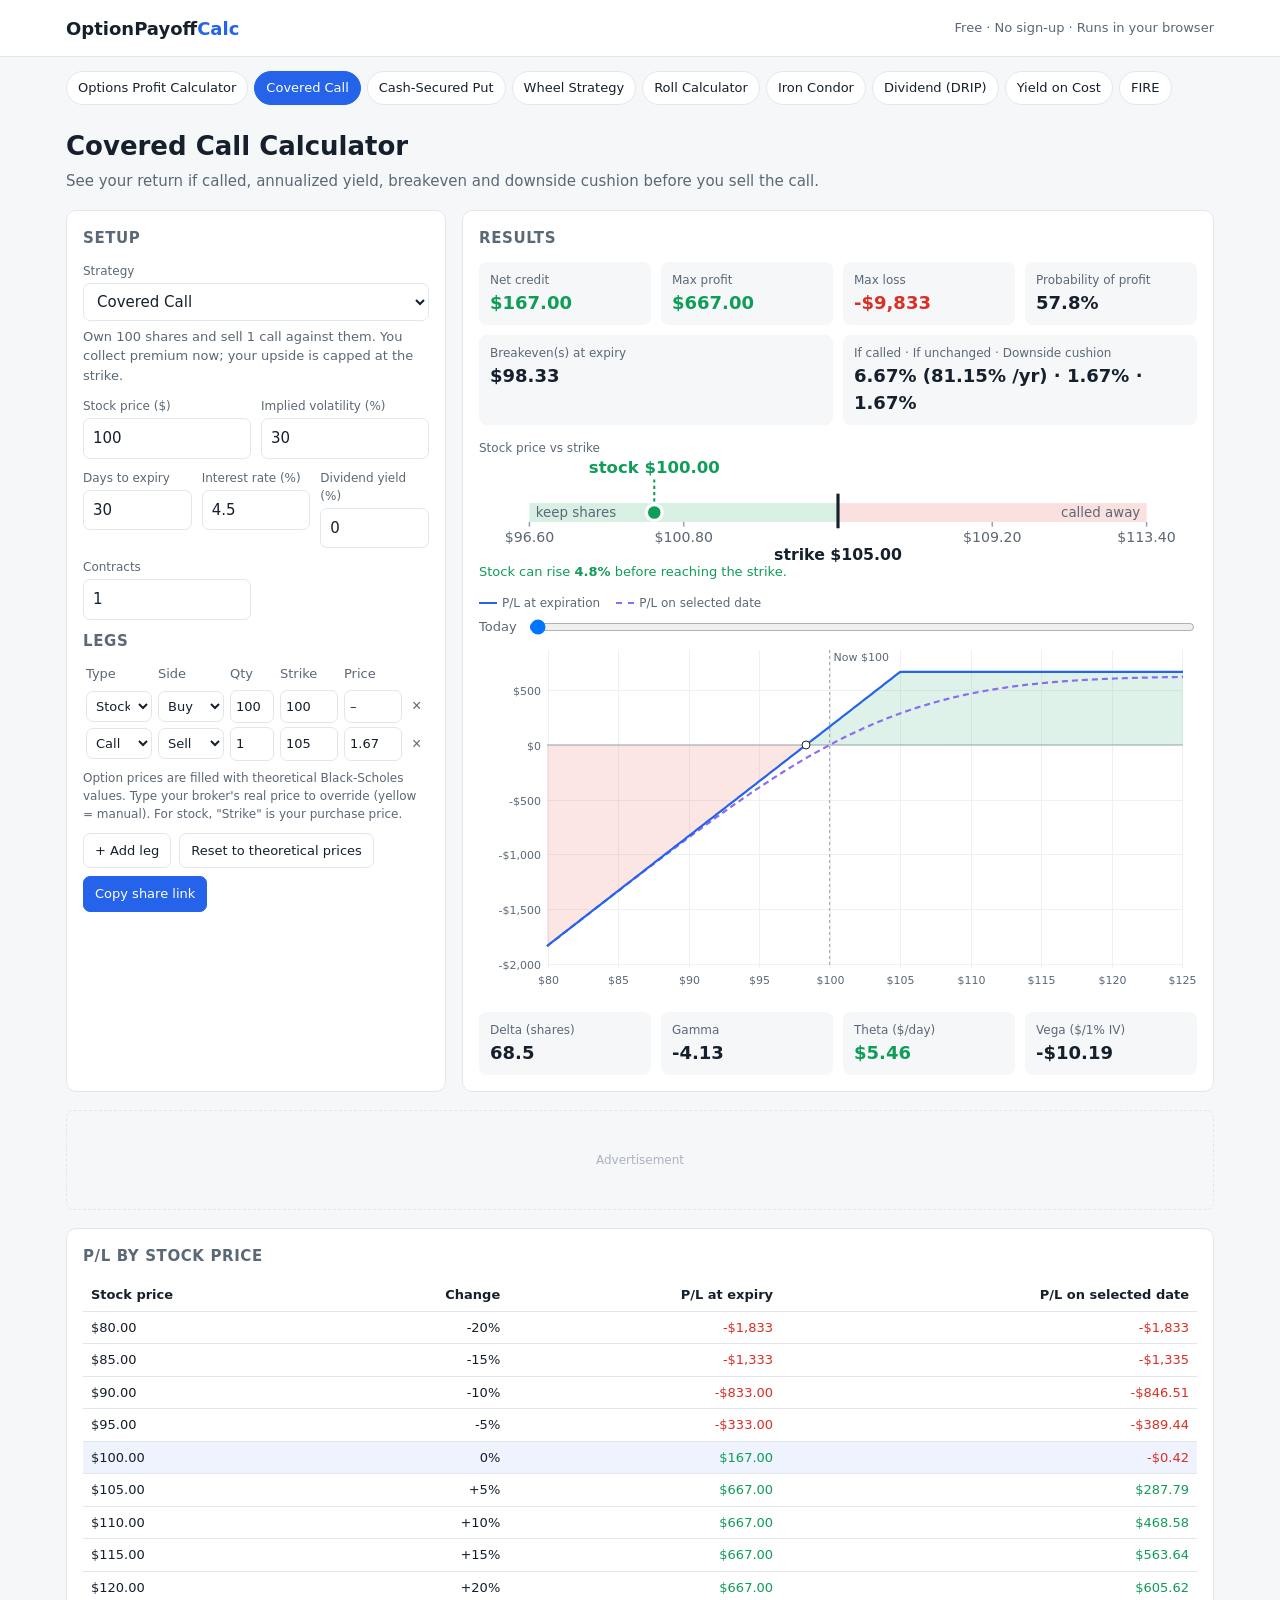
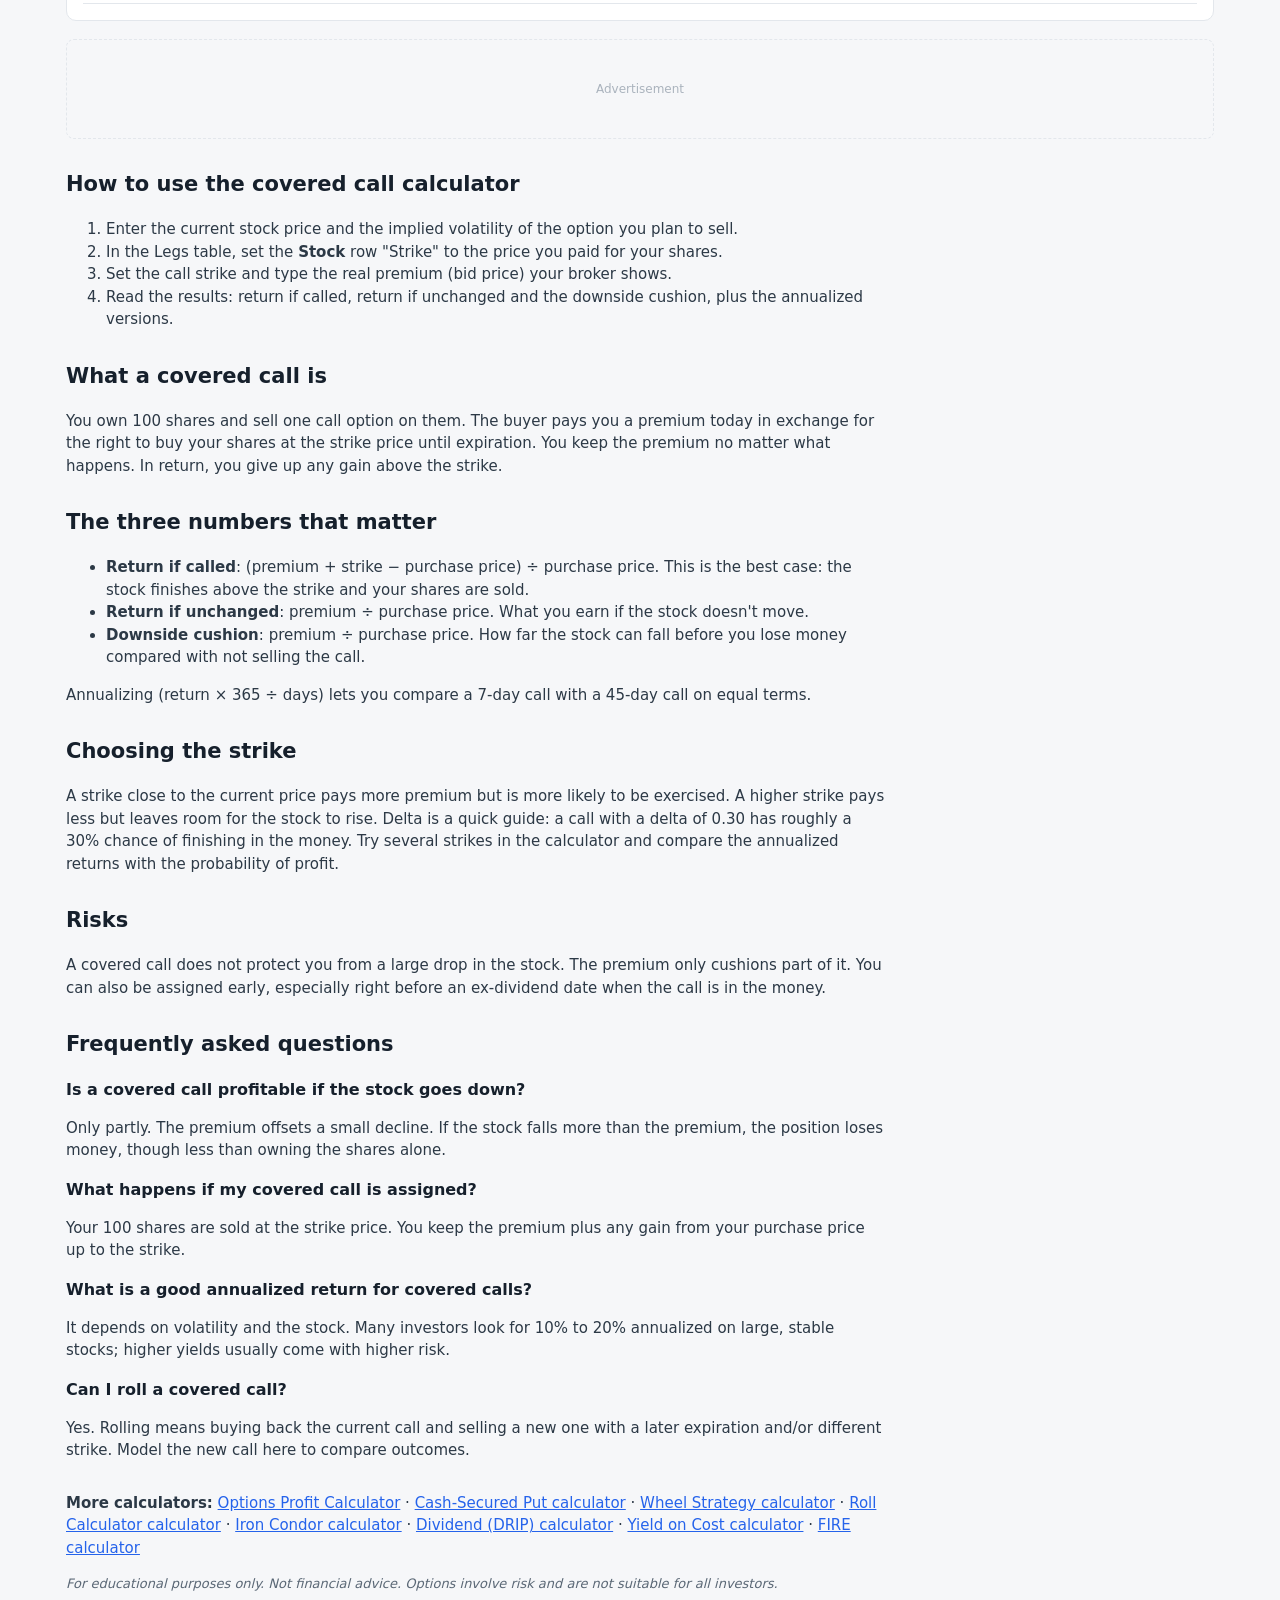
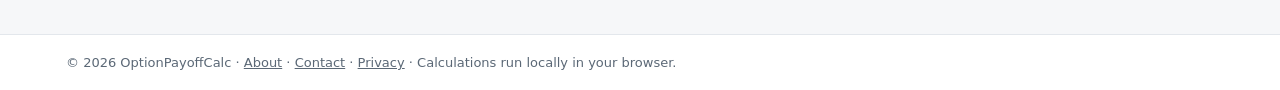
<file: covered-call-calculator.html>
<!DOCTYPE html>
<html lang="en">
<head>
<meta charset="utf-8">
<meta name="viewport" content="width=device-width, initial-scale=1">
<title>Covered Call Calculator – Return If Called, Annualized Yield &amp; Breakeven (Free)</title>
<meta name="description" content="Free covered call calculator: return if called, return if unchanged, annualized yield, breakeven, downside protection and probability of profit, with a payoff chart.">
<link rel="canonical" href="https://optionpayoffcalc.com/covered-call-calculator">
<meta property="og:title" content="Covered Call Calculator – Return If Called, Annualized Yield &amp; Breakeven (Free)">
<meta property="og:description" content="Free covered call calculator: return if called, return if unchanged, annualized yield, breakeven, downside protection and probability of profit, with a payoff chart.">
<meta property="og:type" content="website">
<meta property="og:url" content="https://optionpayoffcalc.com/covered-call-calculator">
<link rel="stylesheet" href="/style.css?v=2">
<script async src="https://pagead2.googlesyndication.com/pagead/js/adsbygoogle.js?client=ca-pub-2578478996439274" crossorigin="anonymous"></script>
<script type="application/ld+json">{"@context": "https://schema.org", "@graph": [{"@type": "WebApplication", "name": "Covered Call Calculator", "url": "https://optionpayoffcalc.com/covered-call-calculator", "applicationCategory": "FinanceApplication", "operatingSystem": "Any", "offers": {"@type": "Offer", "price": "0", "priceCurrency": "USD"}}, {"@type": "FAQPage", "mainEntity": [{"@type": "Question", "name": "Is a covered call profitable if the stock goes down?", "acceptedAnswer": {"@type": "Answer", "text": "Only partly. The premium offsets a small decline. If the stock falls more than the premium, the position loses money, though less than owning the shares alone."}}, {"@type": "Question", "name": "What happens if my covered call is assigned?", "acceptedAnswer": {"@type": "Answer", "text": "Your 100 shares are sold at the strike price. You keep the premium plus any gain from your purchase price up to the strike."}}, {"@type": "Question", "name": "What is a good annualized return for covered calls?", "acceptedAnswer": {"@type": "Answer", "text": "It depends on volatility and the stock. Many investors look for 10% to 20% annualized on large, stable stocks; higher yields usually come with higher risk."}}, {"@type": "Question", "name": "Can I roll a covered call?", "acceptedAnswer": {"@type": "Answer", "text": "Yes. Rolling means buying back the current call and selling a new one with a later expiration and/or different strike. Model the new call here to compare outcomes."}}]}]}</script>
</head>
<body data-strategy="covered_call">
<header><div class="wrap"><a class="logo" href="/">OptionPayoff<span>Calc</span></a><span style="color:var(--mut);font-size:13px">Free · No sign-up · Runs in your browser</span></div></header>
<main class="wrap">
<nav class="tools" aria-label="Calculators"><a href="/" class="">Options Profit Calculator</a><a href="/covered-call-calculator" class="on">Covered Call</a><a href="/cash-secured-put-calculator" class="">Cash-Secured Put</a><a href="/wheel-strategy-calculator" class="">Wheel Strategy</a><a href="/roll-covered-call-calculator" class="">Roll Calculator</a><a href="/iron-condor-calculator" class="">Iron Condor</a><a href="/dividend-reinvestment-calculator" class="">Dividend (DRIP)</a><a href="/yield-on-cost-calculator" class="">Yield on Cost</a><a href="/fire-calculator" class="">FIRE</a></nav>
<h1>Covered Call Calculator</h1>
<p class="sub">See your return if called, annualized yield, breakeven and downside cushion before you sell the call.</p>
<div class="grid">
 <section class="card">
  <h2>Setup</h2>
  <label for="strat">Strategy</label>
  <select id="strat">
   <option value="covered_call">Covered Call</option>
   <option value="csp">Cash-Secured Put</option>
   <option value="long_call">Long Call</option>
   <option value="long_put">Long Put</option>
   <option value="bull_call">Bull Call Spread</option>
   <option value="bear_put">Bear Put Spread</option>
   <option value="iron_condor">Iron Condor</option>
   <option value="collar">Collar</option>
   <option value="long_straddle">Long Straddle</option>
   <option value="custom">Custom (build your own)</option>
  </select>
  <p class="desc" id="desc"></p>
  <div class="row">
   <div><label for="S">Stock price ($)</label><input id="S" type="number" step="0.01" min="0.01" value="100"></div>
   <div><label for="iv">Implied volatility (%)</label><input id="iv" type="number" step="0.5" min="1" value="30"></div>
  </div>
  <div class="row row3">
   <div><label for="days">Days to expiry</label><input id="days" type="number" step="1" min="0" value="30"></div>
   <div><label for="r">Interest rate (%)</label><input id="r" type="number" step="0.1" value="4.5"></div>
   <div><label for="q">Dividend yield (%)</label><input id="q" type="number" step="0.1" min="0" value="0"></div>
  </div>
  <div class="row">
   <div><label for="n">Contracts</label><input id="n" type="number" step="1" min="1" value="1"></div>
   <div></div>
  </div>
  <h2 style="margin-top:6px">Legs</h2>
  <table class="legs"><thead><tr><th>Type</th><th>Side</th><th>Qty</th><th>Strike</th><th>Price</th><th></th></tr></thead><tbody id="legs"></tbody></table>
  <p style="font-size:12px;color:var(--mut);margin:6px 0 0">Option prices are filled with theoretical Black-Scholes values. Type your broker's real price to override (yellow = manual). For stock, "Strike" is your purchase price.</p>
  <div class="btns">
   <button class="b" id="addLeg">+ Add leg</button>
   <button class="b" id="resetP">Reset to theoretical prices</button>
   <button class="b pri" id="share">Copy share link</button>
  </div>
 </section>

 <section class="card">
  <h2>Results</h2>
  <div class="stats">
   <div class="stat"><div class="k" id="netK">Net credit</div><div class="v" id="net">–</div></div>
   <div class="stat"><div class="k">Max profit</div><div class="v pos" id="maxP">–</div></div>
   <div class="stat"><div class="k">Max loss</div><div class="v neg" id="maxL">–</div></div>
   <div class="stat"><div class="k">Probability of profit</div><div class="v" id="pop">–</div></div>
   <div class="stat" style="grid-column:span 2"><div class="k">Breakeven(s) at expiry</div><div class="v" id="be">–</div></div>
   <div class="stat" style="grid-column:span 2" id="extraBox"><div class="k" id="extraK">Return on risk</div><div class="v" id="extra">–</div></div>
  </div>
  <div class="legend"><span><i></i>P/L at expiration</span><span><i class="d"></i>P/L on selected date</span></div>
  <div class="slider"><span id="atLbl">Today</span><input id="at" type="range" min="0" max="30" value="0" aria-label="Days from now"></div>
  <div id="chartBox"><canvas id="chart"></canvas><div id="tip"></div></div>
  <div class="greeks">
   <div class="stat"><div class="k">Delta (shares)</div><div class="v" id="gD">–</div></div>
   <div class="stat"><div class="k">Gamma</div><div class="v" id="gG">–</div></div>
   <div class="stat"><div class="k">Theta ($/day)</div><div class="v" id="gT">–</div></div>
   <div class="stat"><div class="k">Vega ($/1% IV)</div><div class="v" id="gV">–</div></div>
  </div>
 </section>
</div>
<div class="ad-slot"><!-- ADSENSE -->Advertisement</div>
<section class="card">
 <h2>P/L by stock price</h2>
 <table class="pl"><thead><tr><th>Stock price</th><th>Change</th><th>P/L at expiry</th><th>P/L on selected date</th></tr></thead><tbody id="plt"></tbody></table>
</section>
<div class="ad-slot"><!-- ADSENSE -->Advertisement</div>
<article>

<h2>How to use the covered call calculator</h2>
<ol>
 <li>Enter the current stock price and the implied volatility of the option you plan to sell.</li>
 <li>In the Legs table, set the <b>Stock</b> row "Strike" to the price you paid for your shares.</li>
 <li>Set the call strike and type the real premium (bid price) your broker shows.</li>
 <li>Read the results: return if called, return if unchanged and the downside cushion, plus the annualized versions.</li>
</ol>
<h2>What a covered call is</h2>
<p>You own 100 shares and sell one call option on them. The buyer pays you a premium today in exchange for the right to buy your shares at the strike price until expiration. You keep the premium no matter what happens. In return, you give up any gain above the strike.</p>
<h2>The three numbers that matter</h2>
<ul>
 <li><b>Return if called</b>: (premium + strike − purchase price) ÷ purchase price. This is the best case: the stock finishes above the strike and your shares are sold.</li>
 <li><b>Return if unchanged</b>: premium ÷ purchase price. What you earn if the stock doesn't move.</li>
 <li><b>Downside cushion</b>: premium ÷ purchase price. How far the stock can fall before you lose money compared with not selling the call.</li>
</ul>
<p>Annualizing (return × 365 ÷ days) lets you compare a 7-day call with a 45-day call on equal terms.</p>
<h2>Choosing the strike</h2>
<p>A strike close to the current price pays more premium but is more likely to be exercised. A higher strike pays less but leaves room for the stock to rise. Delta is a quick guide: a call with a delta of 0.30 has roughly a 30% chance of finishing in the money. Try several strikes in the calculator and compare the annualized returns with the probability of profit.</p>
<h2>Risks</h2>
<p>A covered call does not protect you from a large drop in the stock. The premium only cushions part of it. You can also be assigned early, especially right before an ex-dividend date when the call is in the money.</p>

<h2>Frequently asked questions</h2>
<h3>Is a covered call profitable if the stock goes down?</h3>
<p>Only partly. The premium offsets a small decline. If the stock falls more than the premium, the position loses money, though less than owning the shares alone.</p>
<h3>What happens if my covered call is assigned?</h3>
<p>Your 100 shares are sold at the strike price. You keep the premium plus any gain from your purchase price up to the strike.</p>
<h3>What is a good annualized return for covered calls?</h3>
<p>It depends on volatility and the stock. Many investors look for 10% to 20% annualized on large, stable stocks; higher yields usually come with higher risk.</p>
<h3>Can I roll a covered call?</h3>
<p>Yes. Rolling means buying back the current call and selling a new one with a later expiration and/or different strike. Model the new call here to compare outcomes.</p>
<p class="related"><b>More calculators:</b> <a href="/">Options Profit Calculator</a> · <a href="/cash-secured-put-calculator">Cash-Secured Put calculator</a> · <a href="/wheel-strategy-calculator">Wheel Strategy calculator</a> · <a href="/roll-covered-call-calculator">Roll Calculator calculator</a> · <a href="/iron-condor-calculator">Iron Condor calculator</a> · <a href="/dividend-reinvestment-calculator">Dividend (DRIP) calculator</a> · <a href="/yield-on-cost-calculator">Yield on Cost calculator</a> · <a href="/fire-calculator">FIRE calculator</a></p>
<p style="font-size:13px;color:var(--mut)"><i>For educational purposes only. Not financial advice. Options involve risk and are not suitable for all investors.</i></p>
</article>
</main>
<footer><div class="wrap">© <span id="yr"></span> OptionPayoffCalc · <a href="/about">About</a> · <a href="/contact">Contact</a> · <a href="/privacy">Privacy</a> · Calculations run locally in your browser.</div></footer>
<div class="toast" id="toast">Link copied</div>
<script src="/calc.js?v=3"></script>
</body>
</html>
</file>
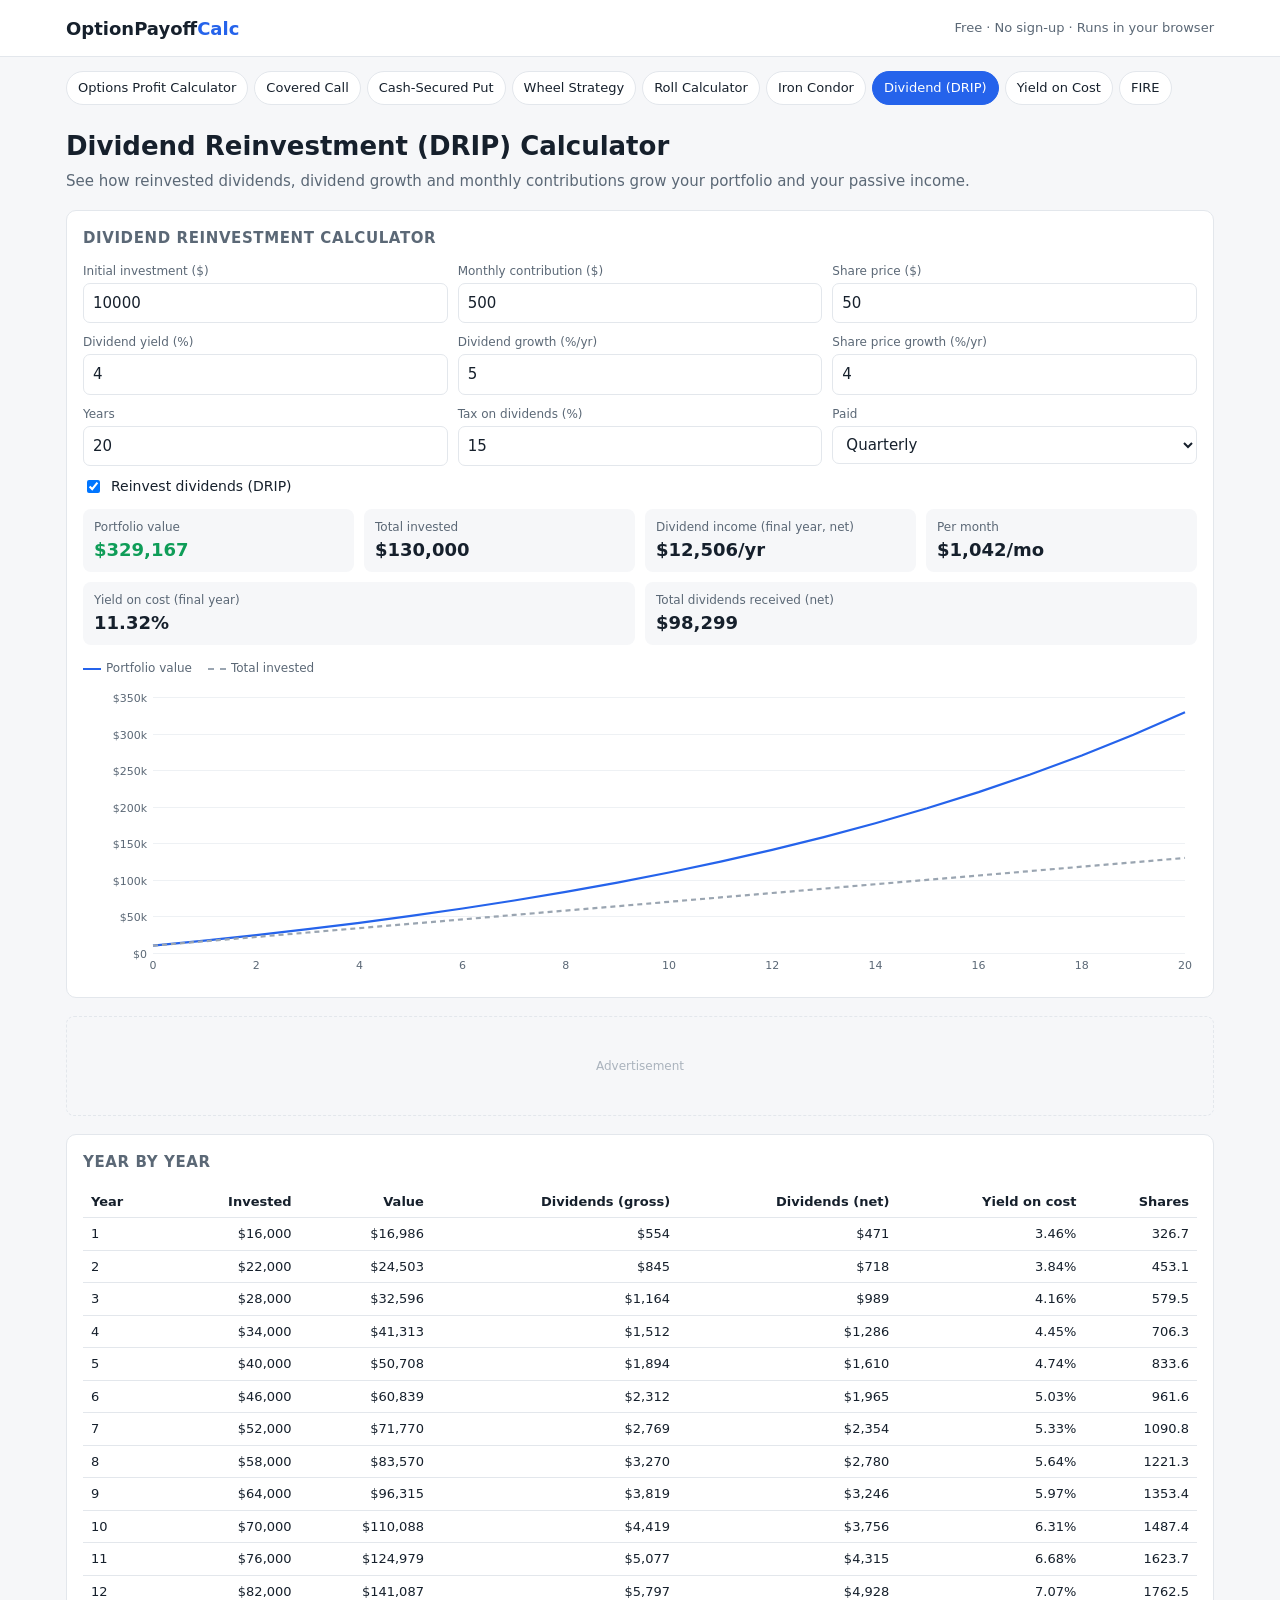
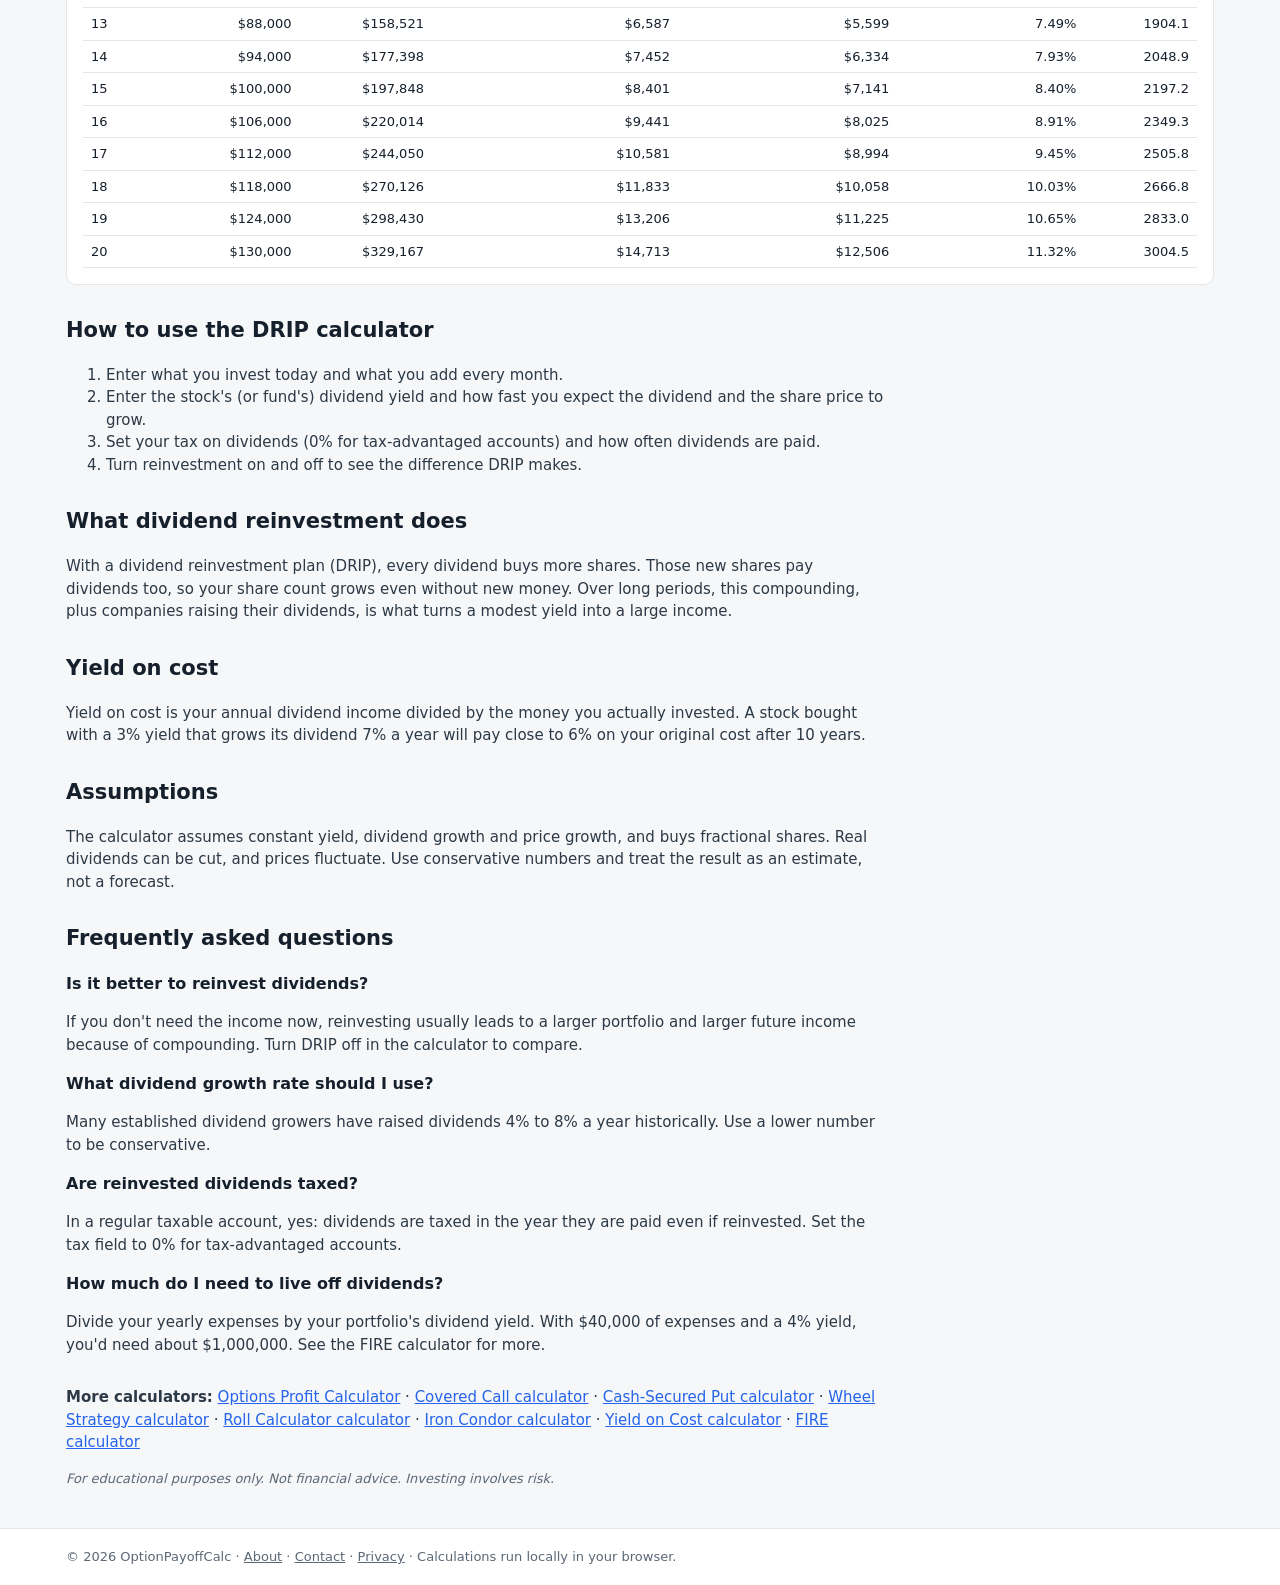
<file: dividend-reinvestment-calculator.html>
<!DOCTYPE html>
<html lang="en">
<head>
<meta charset="utf-8">
<meta name="viewport" content="width=device-width, initial-scale=1">
<title>Dividend Reinvestment Calculator (DRIP) – Future Value &amp; Dividend Income (Free)</title>
<meta name="description" content="Free DRIP calculator: see how reinvesting dividends grows your portfolio and your dividend income over time, with dividend growth, monthly contributions, taxes and a year-by-year table.">
<link rel="canonical" href="https://optionpayoffcalc.com/dividend-reinvestment-calculator">
<meta property="og:title" content="Dividend Reinvestment Calculator (DRIP) – Future Value &amp; Dividend Income (Free)">
<meta property="og:description" content="Free DRIP calculator: see how reinvesting dividends grows your portfolio and your dividend income over time, with dividend growth, monthly contributions, taxes and a year-by-year table.">
<meta property="og:type" content="website">
<meta property="og:url" content="https://optionpayoffcalc.com/dividend-reinvestment-calculator">
<link rel="stylesheet" href="/style.css?v=2">
<script async src="https://pagead2.googlesyndication.com/pagead/js/adsbygoogle.js?client=ca-pub-2578478996439274" crossorigin="anonymous"></script>
<script type="application/ld+json">{"@context": "https://schema.org", "@graph": [{"@type": "WebApplication", "name": "Dividend Reinvestment (DRIP) Calculator", "url": "https://optionpayoffcalc.com/dividend-reinvestment-calculator", "applicationCategory": "FinanceApplication", "operatingSystem": "Any", "offers": {"@type": "Offer", "price": "0", "priceCurrency": "USD"}}, {"@type": "FAQPage", "mainEntity": [{"@type": "Question", "name": "Is it better to reinvest dividends?", "acceptedAnswer": {"@type": "Answer", "text": "If you don't need the income now, reinvesting usually leads to a larger portfolio and larger future income because of compounding. Turn DRIP off in the calculator to compare."}}, {"@type": "Question", "name": "What dividend growth rate should I use?", "acceptedAnswer": {"@type": "Answer", "text": "Many established dividend growers have raised dividends 4% to 8% a year historically. Use a lower number to be conservative."}}, {"@type": "Question", "name": "Are reinvested dividends taxed?", "acceptedAnswer": {"@type": "Answer", "text": "In a regular taxable account, yes: dividends are taxed in the year they are paid even if reinvested. Set the tax field to 0% for tax-advantaged accounts."}}, {"@type": "Question", "name": "How much do I need to live off dividends?", "acceptedAnswer": {"@type": "Answer", "text": "Divide your yearly expenses by your portfolio's dividend yield. With $40,000 of expenses and a 4% yield, you'd need about $1,000,000. See the FIRE calculator for more."}}]}]}</script>
</head>
<body data-strategy="">
<header><div class="wrap"><a class="logo" href="/">OptionPayoff<span>Calc</span></a><span style="color:var(--mut);font-size:13px">Free · No sign-up · Runs in your browser</span></div></header>
<main class="wrap">
<nav class="tools" aria-label="Calculators"><a href="/" class="">Options Profit Calculator</a><a href="/covered-call-calculator" class="">Covered Call</a><a href="/cash-secured-put-calculator" class="">Cash-Secured Put</a><a href="/wheel-strategy-calculator" class="">Wheel Strategy</a><a href="/roll-covered-call-calculator" class="">Roll Calculator</a><a href="/iron-condor-calculator" class="">Iron Condor</a><a href="/dividend-reinvestment-calculator" class="on">Dividend (DRIP)</a><a href="/yield-on-cost-calculator" class="">Yield on Cost</a><a href="/fire-calculator" class="">FIRE</a></nav>
<h1>Dividend Reinvestment (DRIP) Calculator</h1>
<p class="sub">See how reinvested dividends, dividend growth and monthly contributions grow your portfolio and your passive income.</p>

<section class="card" style="margin-bottom:16px">
 <h2>Dividend reinvestment calculator</h2>
 <div class="row row3">
  <div><label for="dInit">Initial investment ($)</label><input id="dInit" type="number" step="100" value="10000"></div>
  <div><label for="dMonthly">Monthly contribution ($)</label><input id="dMonthly" type="number" step="50" value="500"></div>
  <div><label for="dPrice">Share price ($)</label><input id="dPrice" type="number" step="0.01" value="50"></div>
 </div>
 <div class="row row3">
  <div><label for="dYield">Dividend yield (%)</label><input id="dYield" type="number" step="0.1" value="4"></div>
  <div><label for="dDivG">Dividend growth (%/yr)</label><input id="dDivG" type="number" step="0.5" value="5"></div>
  <div><label for="dPriceG">Share price growth (%/yr)</label><input id="dPriceG" type="number" step="0.5" value="4"></div>
 </div>
 <div class="row row3">
  <div><label for="dYears">Years</label><input id="dYears" type="number" step="1" min="1" max="60" value="20"></div>
  <div><label for="dTax">Tax on dividends (%)</label><input id="dTax" type="number" step="1" min="0" value="15"></div>
  <div><label for="dFreq">Paid</label><select id="dFreq"><option value="4">Quarterly</option><option value="12">Monthly</option><option value="2">Semi-annually</option><option value="1">Annually</option></select></div>
 </div>
 <label style="display:flex;gap:8px;align-items:center;font-size:14px;color:var(--ink);margin-bottom:12px"><input id="dDrip" type="checkbox" checked style="width:auto"> Reinvest dividends (DRIP)</label>
 <div class="stats">
  <div class="stat"><div class="k">Portfolio value</div><div class="v pos" id="dOutValue">–</div></div>
  <div class="stat"><div class="k">Total invested</div><div class="v" id="dOutContrib">–</div></div>
  <div class="stat"><div class="k">Dividend income (final year, net)</div><div class="v" id="dOutIncome">–</div></div>
  <div class="stat"><div class="k">Per month</div><div class="v" id="dOutMonthly">–</div></div>
  <div class="stat" style="grid-column:span 2"><div class="k">Yield on cost (final year)</div><div class="v" id="dOutYoc">–</div></div>
  <div class="stat" style="grid-column:span 2"><div class="k">Total dividends received (net)</div><div class="v" id="dOutDivs">–</div></div>
 </div>
 <div class="legend"><span><i></i>Portfolio value</span><span><i class="d" style="border-top-color:#9aa5b1"></i>Total invested</span></div>
 <div style="height:300px"><canvas id="dChart" style="width:100%;height:100%;display:block"></canvas></div>
</section>
<div class="ad-slot"><!-- ADSENSE -->Advertisement</div>
<section class="card">
 <h2>Year by year</h2>
 <div style="overflow-x:auto"><table class="pl"><thead><tr><th>Year</th><th>Invested</th><th>Value</th><th>Dividends (gross)</th><th>Dividends (net)</th><th>Yield on cost</th><th>Shares</th></tr></thead><tbody id="dRows"></tbody></table></div>
</section>

<article>

<h2>How to use the DRIP calculator</h2>
<ol>
 <li>Enter what you invest today and what you add every month.</li>
 <li>Enter the stock's (or fund's) dividend yield and how fast you expect the dividend and the share price to grow.</li>
 <li>Set your tax on dividends (0% for tax-advantaged accounts) and how often dividends are paid.</li>
 <li>Turn reinvestment on and off to see the difference DRIP makes.</li>
</ol>
<h2>What dividend reinvestment does</h2>
<p>With a dividend reinvestment plan (DRIP), every dividend buys more shares. Those new shares pay dividends too, so your share count grows even without new money. Over long periods, this compounding, plus companies raising their dividends, is what turns a modest yield into a large income.</p>
<h2>Yield on cost</h2>
<p>Yield on cost is your annual dividend income divided by the money you actually invested. A stock bought with a 3% yield that grows its dividend 7% a year will pay close to 6% on your original cost after 10 years.</p>
<h2>Assumptions</h2>
<p>The calculator assumes constant yield, dividend growth and price growth, and buys fractional shares. Real dividends can be cut, and prices fluctuate. Use conservative numbers and treat the result as an estimate, not a forecast.</p>

<h2>Frequently asked questions</h2>
<h3>Is it better to reinvest dividends?</h3>
<p>If you don&#x27;t need the income now, reinvesting usually leads to a larger portfolio and larger future income because of compounding. Turn DRIP off in the calculator to compare.</p>
<h3>What dividend growth rate should I use?</h3>
<p>Many established dividend growers have raised dividends 4% to 8% a year historically. Use a lower number to be conservative.</p>
<h3>Are reinvested dividends taxed?</h3>
<p>In a regular taxable account, yes: dividends are taxed in the year they are paid even if reinvested. Set the tax field to 0% for tax-advantaged accounts.</p>
<h3>How much do I need to live off dividends?</h3>
<p>Divide your yearly expenses by your portfolio&#x27;s dividend yield. With $40,000 of expenses and a 4% yield, you&#x27;d need about $1,000,000. See the FIRE calculator for more.</p>
<p class="related"><b>More calculators:</b> <a href="/">Options Profit Calculator</a> · <a href="/covered-call-calculator">Covered Call calculator</a> · <a href="/cash-secured-put-calculator">Cash-Secured Put calculator</a> · <a href="/wheel-strategy-calculator">Wheel Strategy calculator</a> · <a href="/roll-covered-call-calculator">Roll Calculator calculator</a> · <a href="/iron-condor-calculator">Iron Condor calculator</a> · <a href="/yield-on-cost-calculator">Yield on Cost calculator</a> · <a href="/fire-calculator">FIRE calculator</a></p>
<p style="font-size:13px;color:var(--mut)"><i>For educational purposes only. Not financial advice. Investing involves risk.</i></p>
</article>
</main>
<footer><div class="wrap">© <span id="yr"></span> OptionPayoffCalc · <a href="/about">About</a> · <a href="/contact">Contact</a> · <a href="/privacy">Privacy</a> · Calculations run locally in your browser.</div></footer>
<div class="toast" id="toast">Link copied</div>
<script src="/stocks.js?v=2"></script>
</body>
</html>
</file>
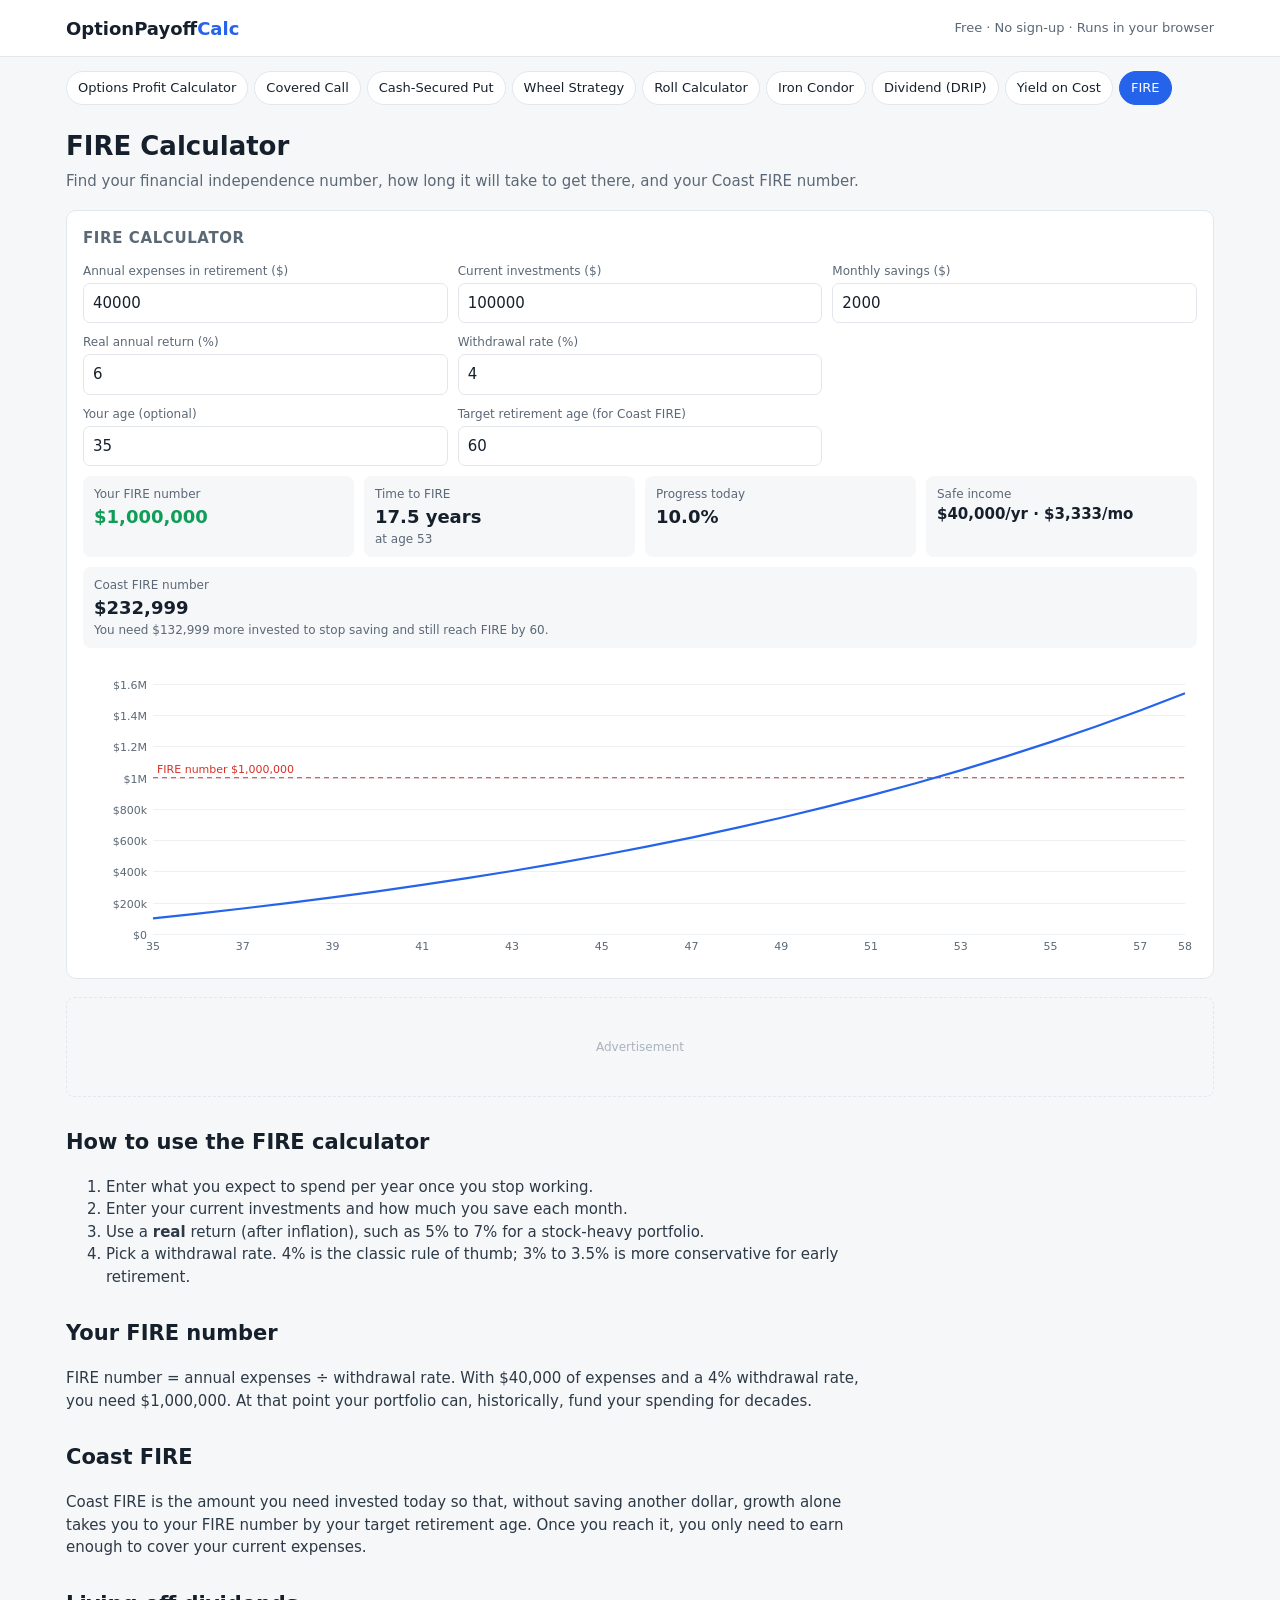
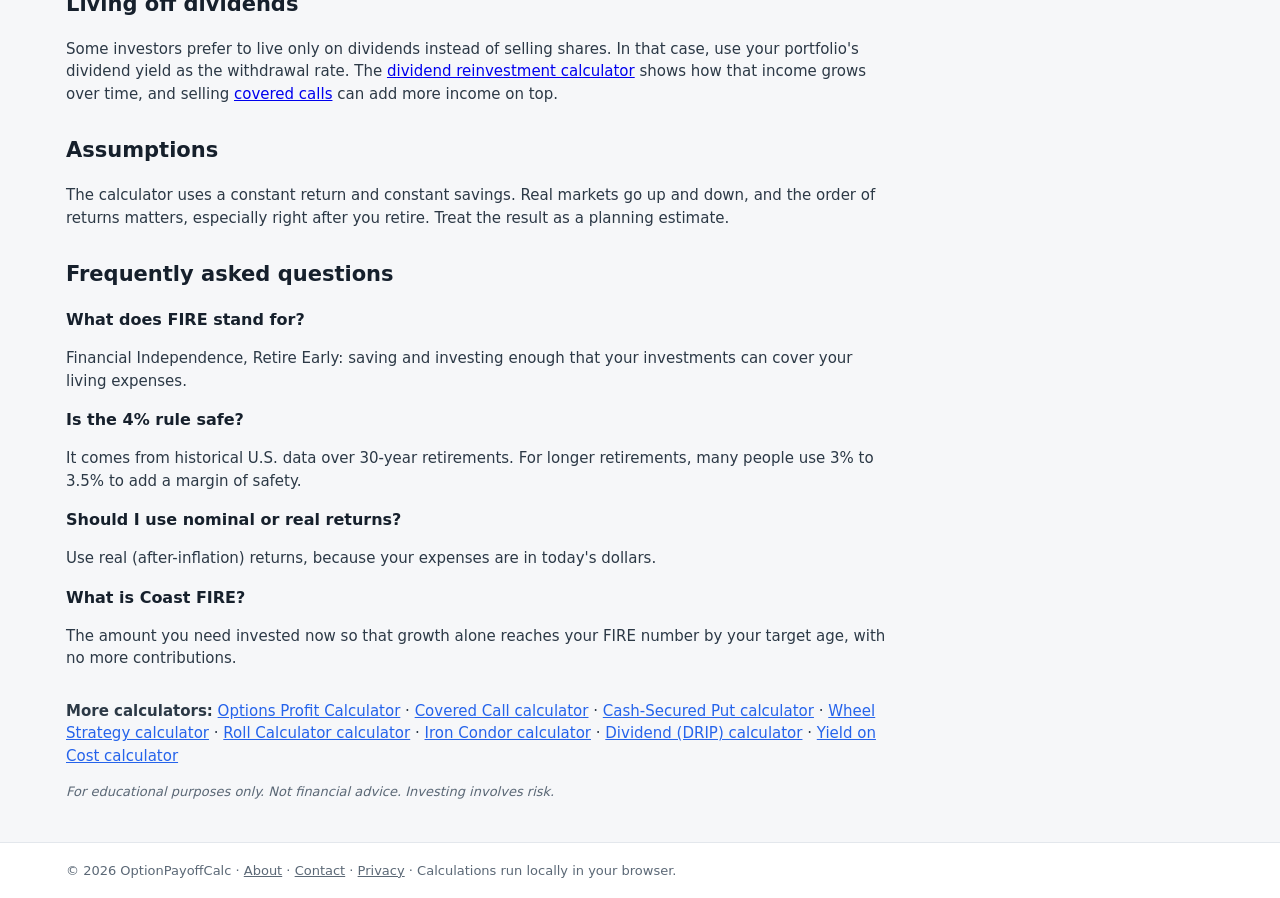
<file: fire-calculator.html>
<!DOCTYPE html>
<html lang="en">
<head>
<meta charset="utf-8">
<meta name="viewport" content="width=device-width, initial-scale=1">
<title>FIRE Calculator – Financial Independence Number, Years to FIRE &amp; Coast FIRE (Free)</title>
<meta name="description" content="Free FIRE calculator: find your financial independence number, how many years until you reach it, your Coast FIRE number and your safe retirement income.">
<link rel="canonical" href="https://optionpayoffcalc.com/fire-calculator">
<meta property="og:title" content="FIRE Calculator – Financial Independence Number, Years to FIRE &amp; Coast FIRE (Free)">
<meta property="og:description" content="Free FIRE calculator: find your financial independence number, how many years until you reach it, your Coast FIRE number and your safe retirement income.">
<meta property="og:type" content="website">
<meta property="og:url" content="https://optionpayoffcalc.com/fire-calculator">
<link rel="stylesheet" href="/style.css?v=2">
<script async src="https://pagead2.googlesyndication.com/pagead/js/adsbygoogle.js?client=ca-pub-2578478996439274" crossorigin="anonymous"></script>
<script type="application/ld+json">{"@context": "https://schema.org", "@graph": [{"@type": "WebApplication", "name": "FIRE Calculator", "url": "https://optionpayoffcalc.com/fire-calculator", "applicationCategory": "FinanceApplication", "operatingSystem": "Any", "offers": {"@type": "Offer", "price": "0", "priceCurrency": "USD"}}, {"@type": "FAQPage", "mainEntity": [{"@type": "Question", "name": "What does FIRE stand for?", "acceptedAnswer": {"@type": "Answer", "text": "Financial Independence, Retire Early: saving and investing enough that your investments can cover your living expenses."}}, {"@type": "Question", "name": "Is the 4% rule safe?", "acceptedAnswer": {"@type": "Answer", "text": "It comes from historical U.S. data over 30-year retirements. For longer retirements, many people use 3% to 3.5% to add a margin of safety."}}, {"@type": "Question", "name": "Should I use nominal or real returns?", "acceptedAnswer": {"@type": "Answer", "text": "Use real (after-inflation) returns, because your expenses are in today's dollars."}}, {"@type": "Question", "name": "What is Coast FIRE?", "acceptedAnswer": {"@type": "Answer", "text": "The amount you need invested now so that growth alone reaches your FIRE number by your target age, with no more contributions."}}]}]}</script>
</head>
<body data-strategy="">
<header><div class="wrap"><a class="logo" href="/">OptionPayoff<span>Calc</span></a><span style="color:var(--mut);font-size:13px">Free · No sign-up · Runs in your browser</span></div></header>
<main class="wrap">
<nav class="tools" aria-label="Calculators"><a href="/" class="">Options Profit Calculator</a><a href="/covered-call-calculator" class="">Covered Call</a><a href="/cash-secured-put-calculator" class="">Cash-Secured Put</a><a href="/wheel-strategy-calculator" class="">Wheel Strategy</a><a href="/roll-covered-call-calculator" class="">Roll Calculator</a><a href="/iron-condor-calculator" class="">Iron Condor</a><a href="/dividend-reinvestment-calculator" class="">Dividend (DRIP)</a><a href="/yield-on-cost-calculator" class="">Yield on Cost</a><a href="/fire-calculator" class="on">FIRE</a></nav>
<h1>FIRE Calculator</h1>
<p class="sub">Find your financial independence number, how long it will take to get there, and your Coast FIRE number.</p>

<section class="card" style="margin-bottom:16px">
 <h2>FIRE calculator</h2>
 <div class="row row3">
  <div><label for="fExp">Annual expenses in retirement ($)</label><input id="fExp" type="number" step="1000" value="40000"></div>
  <div><label for="fNow">Current investments ($)</label><input id="fNow" type="number" step="1000" value="100000"></div>
  <div><label for="fSave">Monthly savings ($)</label><input id="fSave" type="number" step="100" value="2000"></div>
 </div>
 <div class="row row3">
  <div><label for="fRet">Real annual return (%)</label><input id="fRet" type="number" step="0.5" value="6"></div>
  <div><label for="fWr">Withdrawal rate (%)</label><input id="fWr" type="number" step="0.1" value="4"></div>
  <div></div>
 </div>
 <div class="row row3">
  <div><label for="fAge">Your age (optional)</label><input id="fAge" type="number" step="1" value="35"></div>
  <div><label for="fTarget">Target retirement age (for Coast FIRE)</label><input id="fTarget" type="number" step="1" value="60"></div>
  <div></div>
 </div>
 <div class="stats">
  <div class="stat"><div class="k">Your FIRE number</div><div class="v pos" id="fNum">–</div></div>
  <div class="stat"><div class="k">Time to FIRE</div><div class="v" id="fYears">–</div><div class="k" id="fAgeOut"></div></div>
  <div class="stat"><div class="k">Progress today</div><div class="v" id="fProg">–</div></div>
  <div class="stat"><div class="k">Safe income</div><div class="v" id="fIncome" style="font-size:15px">–</div></div>
  <div class="stat" style="grid-column:span 4"><div class="k">Coast FIRE number</div><div class="v" id="fCoast">–</div><div class="k" id="fCoastNote"></div></div>
 </div>
 <div style="height:300px"><canvas id="fChart" style="width:100%;height:100%;display:block"></canvas></div>
</section>
<div class="ad-slot"><!-- ADSENSE -->Advertisement</div>

<article>

<h2>How to use the FIRE calculator</h2>
<ol>
 <li>Enter what you expect to spend per year once you stop working.</li>
 <li>Enter your current investments and how much you save each month.</li>
 <li>Use a <b>real</b> return (after inflation), such as 5% to 7% for a stock-heavy portfolio.</li>
 <li>Pick a withdrawal rate. 4% is the classic rule of thumb; 3% to 3.5% is more conservative for early retirement.</li>
</ol>
<h2>Your FIRE number</h2>
<p>FIRE number = annual expenses ÷ withdrawal rate. With $40,000 of expenses and a 4% withdrawal rate, you need $1,000,000. At that point your portfolio can, historically, fund your spending for decades.</p>
<h2>Coast FIRE</h2>
<p>Coast FIRE is the amount you need invested today so that, without saving another dollar, growth alone takes you to your FIRE number by your target retirement age. Once you reach it, you only need to earn enough to cover your current expenses.</p>
<h2>Living off dividends</h2>
<p>Some investors prefer to live only on dividends instead of selling shares. In that case, use your portfolio's dividend yield as the withdrawal rate. The <a href="/dividend-reinvestment-calculator">dividend reinvestment calculator</a> shows how that income grows over time, and selling <a href="/covered-call-calculator">covered calls</a> can add more income on top.</p>
<h2>Assumptions</h2>
<p>The calculator uses a constant return and constant savings. Real markets go up and down, and the order of returns matters, especially right after you retire. Treat the result as a planning estimate.</p>

<h2>Frequently asked questions</h2>
<h3>What does FIRE stand for?</h3>
<p>Financial Independence, Retire Early: saving and investing enough that your investments can cover your living expenses.</p>
<h3>Is the 4% rule safe?</h3>
<p>It comes from historical U.S. data over 30-year retirements. For longer retirements, many people use 3% to 3.5% to add a margin of safety.</p>
<h3>Should I use nominal or real returns?</h3>
<p>Use real (after-inflation) returns, because your expenses are in today&#x27;s dollars.</p>
<h3>What is Coast FIRE?</h3>
<p>The amount you need invested now so that growth alone reaches your FIRE number by your target age, with no more contributions.</p>
<p class="related"><b>More calculators:</b> <a href="/">Options Profit Calculator</a> · <a href="/covered-call-calculator">Covered Call calculator</a> · <a href="/cash-secured-put-calculator">Cash-Secured Put calculator</a> · <a href="/wheel-strategy-calculator">Wheel Strategy calculator</a> · <a href="/roll-covered-call-calculator">Roll Calculator calculator</a> · <a href="/iron-condor-calculator">Iron Condor calculator</a> · <a href="/dividend-reinvestment-calculator">Dividend (DRIP) calculator</a> · <a href="/yield-on-cost-calculator">Yield on Cost calculator</a></p>
<p style="font-size:13px;color:var(--mut)"><i>For educational purposes only. Not financial advice. Investing involves risk.</i></p>
</article>
</main>
<footer><div class="wrap">© <span id="yr"></span> OptionPayoffCalc · <a href="/about">About</a> · <a href="/contact">Contact</a> · <a href="/privacy">Privacy</a> · Calculations run locally in your browser.</div></footer>
<div class="toast" id="toast">Link copied</div>
<script src="/stocks.js?v=2"></script>
</body>
</html>
</file>
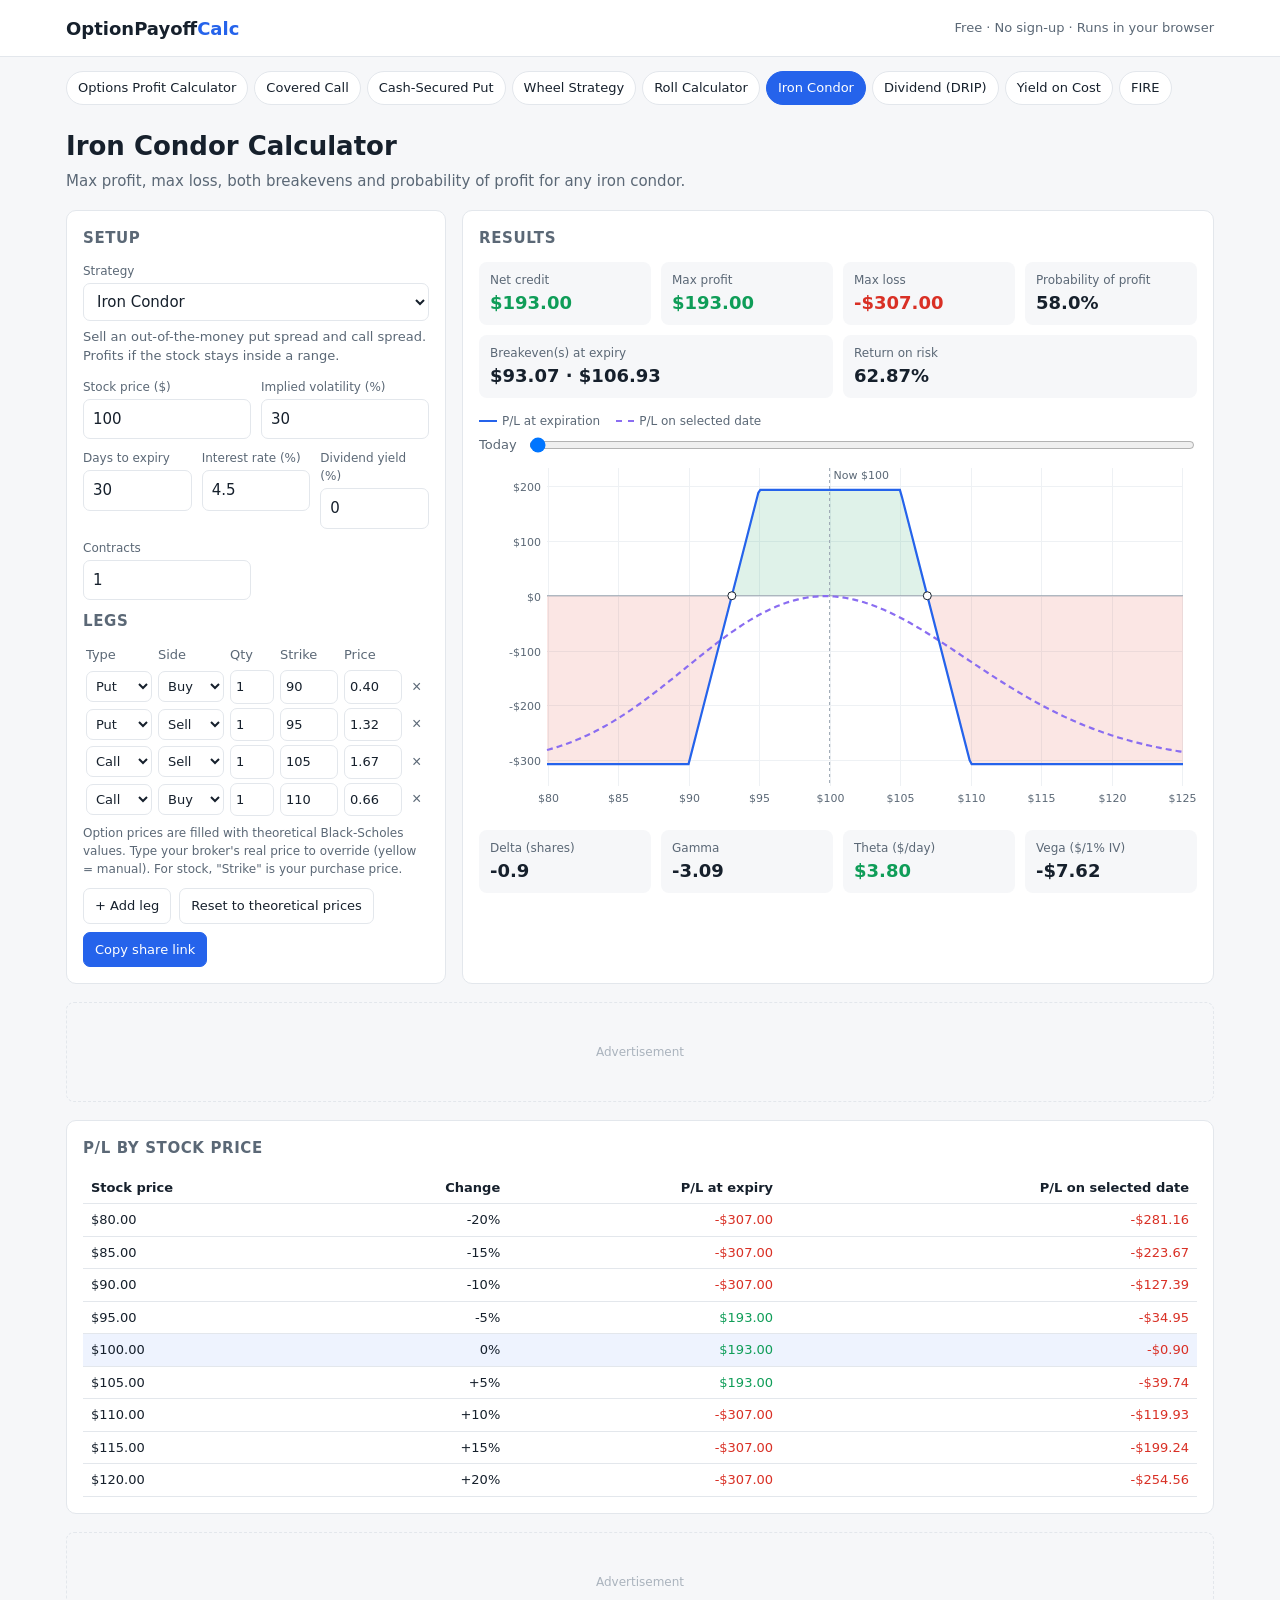
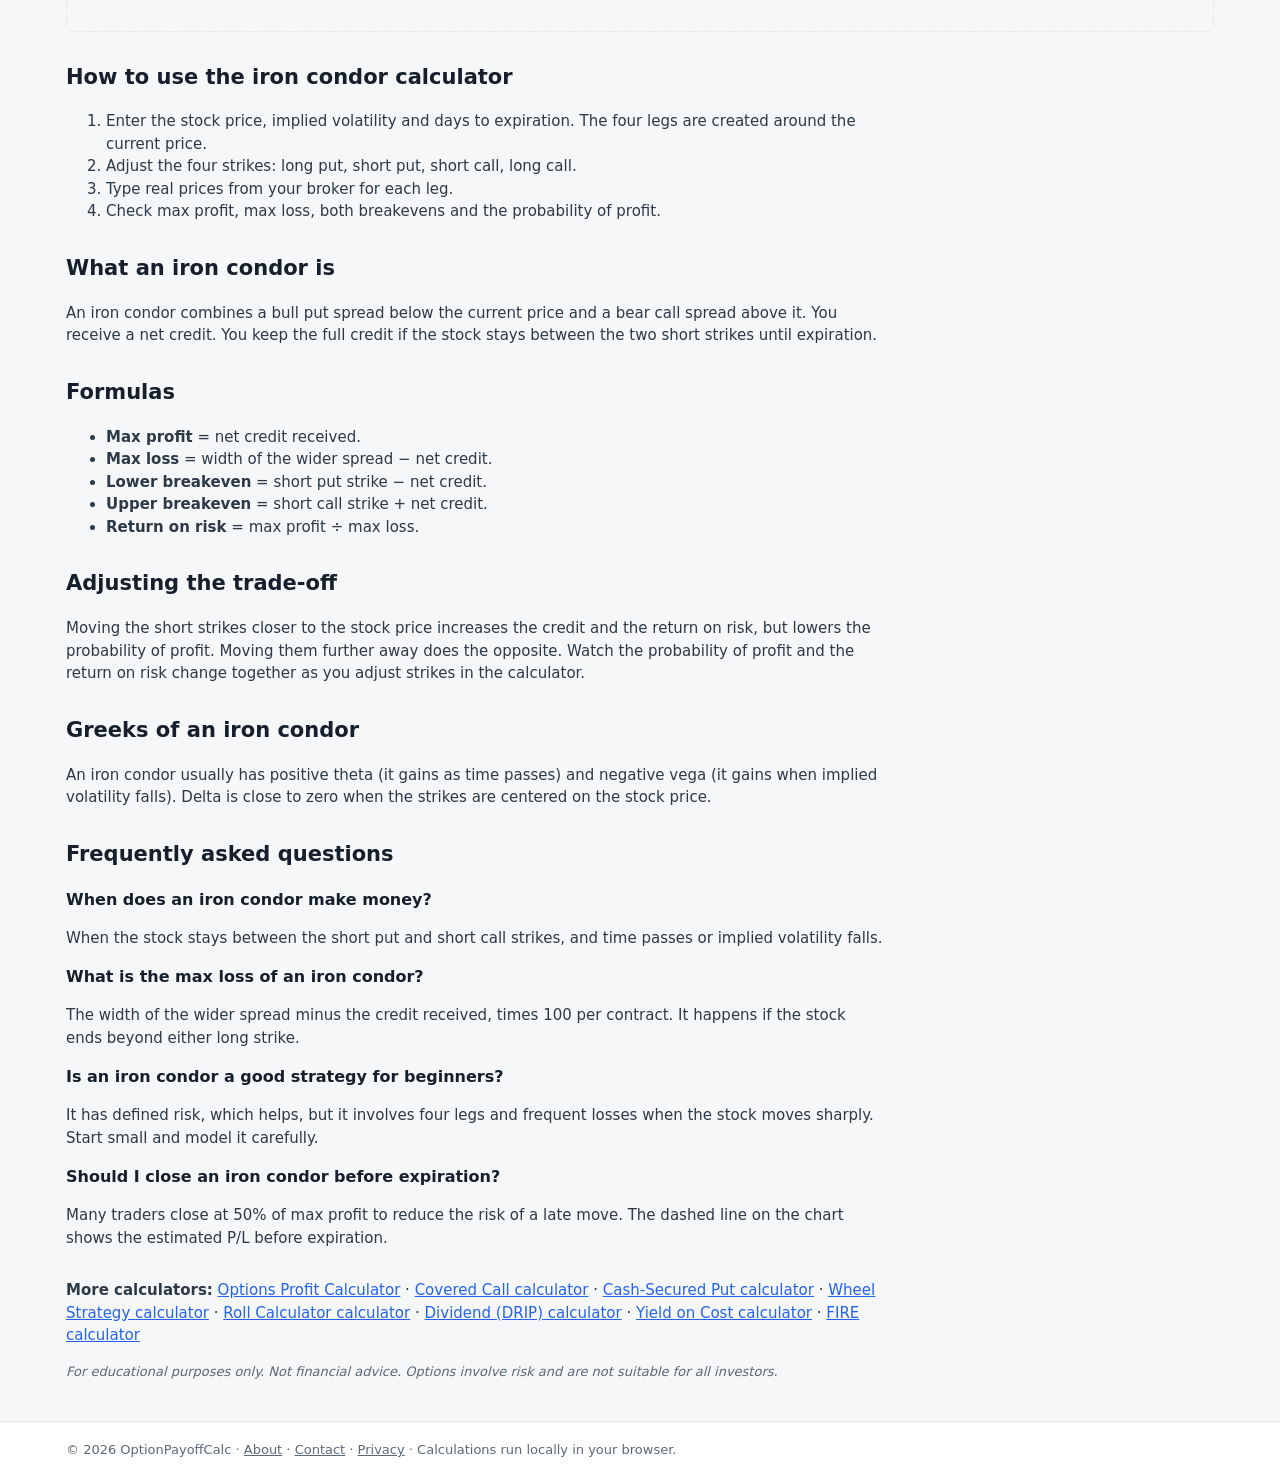
<file: iron-condor-calculator.html>
<!DOCTYPE html>
<html lang="en">
<head>
<meta charset="utf-8">
<meta name="viewport" content="width=device-width, initial-scale=1">
<title>Iron Condor Calculator – Max Profit, Max Loss, Breakevens &amp; Probability (Free)</title>
<meta name="description" content="Free iron condor calculator: max profit, max loss, breakevens, probability of profit, return on risk and Greeks, with a payoff chart you can adjust.">
<link rel="canonical" href="https://optionpayoffcalc.com/iron-condor-calculator">
<meta property="og:title" content="Iron Condor Calculator – Max Profit, Max Loss, Breakevens &amp; Probability (Free)">
<meta property="og:description" content="Free iron condor calculator: max profit, max loss, breakevens, probability of profit, return on risk and Greeks, with a payoff chart you can adjust.">
<meta property="og:type" content="website">
<meta property="og:url" content="https://optionpayoffcalc.com/iron-condor-calculator">
<link rel="stylesheet" href="/style.css?v=2">
<script async src="https://pagead2.googlesyndication.com/pagead/js/adsbygoogle.js?client=ca-pub-2578478996439274" crossorigin="anonymous"></script>
<script type="application/ld+json">{"@context": "https://schema.org", "@graph": [{"@type": "WebApplication", "name": "Iron Condor Calculator", "url": "https://optionpayoffcalc.com/iron-condor-calculator", "applicationCategory": "FinanceApplication", "operatingSystem": "Any", "offers": {"@type": "Offer", "price": "0", "priceCurrency": "USD"}}, {"@type": "FAQPage", "mainEntity": [{"@type": "Question", "name": "When does an iron condor make money?", "acceptedAnswer": {"@type": "Answer", "text": "When the stock stays between the short put and short call strikes, and time passes or implied volatility falls."}}, {"@type": "Question", "name": "What is the max loss of an iron condor?", "acceptedAnswer": {"@type": "Answer", "text": "The width of the wider spread minus the credit received, times 100 per contract. It happens if the stock ends beyond either long strike."}}, {"@type": "Question", "name": "Is an iron condor a good strategy for beginners?", "acceptedAnswer": {"@type": "Answer", "text": "It has defined risk, which helps, but it involves four legs and frequent losses when the stock moves sharply. Start small and model it carefully."}}, {"@type": "Question", "name": "Should I close an iron condor before expiration?", "acceptedAnswer": {"@type": "Answer", "text": "Many traders close at 50% of max profit to reduce the risk of a late move. The dashed line on the chart shows the estimated P/L before expiration."}}]}]}</script>
</head>
<body data-strategy="iron_condor">
<header><div class="wrap"><a class="logo" href="/">OptionPayoff<span>Calc</span></a><span style="color:var(--mut);font-size:13px">Free · No sign-up · Runs in your browser</span></div></header>
<main class="wrap">
<nav class="tools" aria-label="Calculators"><a href="/" class="">Options Profit Calculator</a><a href="/covered-call-calculator" class="">Covered Call</a><a href="/cash-secured-put-calculator" class="">Cash-Secured Put</a><a href="/wheel-strategy-calculator" class="">Wheel Strategy</a><a href="/roll-covered-call-calculator" class="">Roll Calculator</a><a href="/iron-condor-calculator" class="on">Iron Condor</a><a href="/dividend-reinvestment-calculator" class="">Dividend (DRIP)</a><a href="/yield-on-cost-calculator" class="">Yield on Cost</a><a href="/fire-calculator" class="">FIRE</a></nav>
<h1>Iron Condor Calculator</h1>
<p class="sub">Max profit, max loss, both breakevens and probability of profit for any iron condor.</p>
<div class="grid">
 <section class="card">
  <h2>Setup</h2>
  <label for="strat">Strategy</label>
  <select id="strat">
   <option value="covered_call">Covered Call</option>
   <option value="csp">Cash-Secured Put</option>
   <option value="long_call">Long Call</option>
   <option value="long_put">Long Put</option>
   <option value="bull_call">Bull Call Spread</option>
   <option value="bear_put">Bear Put Spread</option>
   <option value="iron_condor">Iron Condor</option>
   <option value="collar">Collar</option>
   <option value="long_straddle">Long Straddle</option>
   <option value="custom">Custom (build your own)</option>
  </select>
  <p class="desc" id="desc"></p>
  <div class="row">
   <div><label for="S">Stock price ($)</label><input id="S" type="number" step="0.01" min="0.01" value="100"></div>
   <div><label for="iv">Implied volatility (%)</label><input id="iv" type="number" step="0.5" min="1" value="30"></div>
  </div>
  <div class="row row3">
   <div><label for="days">Days to expiry</label><input id="days" type="number" step="1" min="0" value="30"></div>
   <div><label for="r">Interest rate (%)</label><input id="r" type="number" step="0.1" value="4.5"></div>
   <div><label for="q">Dividend yield (%)</label><input id="q" type="number" step="0.1" min="0" value="0"></div>
  </div>
  <div class="row">
   <div><label for="n">Contracts</label><input id="n" type="number" step="1" min="1" value="1"></div>
   <div></div>
  </div>
  <h2 style="margin-top:6px">Legs</h2>
  <table class="legs"><thead><tr><th>Type</th><th>Side</th><th>Qty</th><th>Strike</th><th>Price</th><th></th></tr></thead><tbody id="legs"></tbody></table>
  <p style="font-size:12px;color:var(--mut);margin:6px 0 0">Option prices are filled with theoretical Black-Scholes values. Type your broker's real price to override (yellow = manual). For stock, "Strike" is your purchase price.</p>
  <div class="btns">
   <button class="b" id="addLeg">+ Add leg</button>
   <button class="b" id="resetP">Reset to theoretical prices</button>
   <button class="b pri" id="share">Copy share link</button>
  </div>
 </section>

 <section class="card">
  <h2>Results</h2>
  <div class="stats">
   <div class="stat"><div class="k" id="netK">Net credit</div><div class="v" id="net">–</div></div>
   <div class="stat"><div class="k">Max profit</div><div class="v pos" id="maxP">–</div></div>
   <div class="stat"><div class="k">Max loss</div><div class="v neg" id="maxL">–</div></div>
   <div class="stat"><div class="k">Probability of profit</div><div class="v" id="pop">–</div></div>
   <div class="stat" style="grid-column:span 2"><div class="k">Breakeven(s) at expiry</div><div class="v" id="be">–</div></div>
   <div class="stat" style="grid-column:span 2" id="extraBox"><div class="k" id="extraK">Return on risk</div><div class="v" id="extra">–</div></div>
  </div>
  <div class="legend"><span><i></i>P/L at expiration</span><span><i class="d"></i>P/L on selected date</span></div>
  <div class="slider"><span id="atLbl">Today</span><input id="at" type="range" min="0" max="30" value="0" aria-label="Days from now"></div>
  <div id="chartBox"><canvas id="chart"></canvas><div id="tip"></div></div>
  <div class="greeks">
   <div class="stat"><div class="k">Delta (shares)</div><div class="v" id="gD">–</div></div>
   <div class="stat"><div class="k">Gamma</div><div class="v" id="gG">–</div></div>
   <div class="stat"><div class="k">Theta ($/day)</div><div class="v" id="gT">–</div></div>
   <div class="stat"><div class="k">Vega ($/1% IV)</div><div class="v" id="gV">–</div></div>
  </div>
 </section>
</div>
<div class="ad-slot"><!-- ADSENSE -->Advertisement</div>
<section class="card">
 <h2>P/L by stock price</h2>
 <table class="pl"><thead><tr><th>Stock price</th><th>Change</th><th>P/L at expiry</th><th>P/L on selected date</th></tr></thead><tbody id="plt"></tbody></table>
</section>
<div class="ad-slot"><!-- ADSENSE -->Advertisement</div>
<article>

<h2>How to use the iron condor calculator</h2>
<ol>
 <li>Enter the stock price, implied volatility and days to expiration. The four legs are created around the current price.</li>
 <li>Adjust the four strikes: long put, short put, short call, long call.</li>
 <li>Type real prices from your broker for each leg.</li>
 <li>Check max profit, max loss, both breakevens and the probability of profit.</li>
</ol>
<h2>What an iron condor is</h2>
<p>An iron condor combines a bull put spread below the current price and a bear call spread above it. You receive a net credit. You keep the full credit if the stock stays between the two short strikes until expiration.</p>
<h2>Formulas</h2>
<ul>
 <li><b>Max profit</b> = net credit received.</li>
 <li><b>Max loss</b> = width of the wider spread − net credit.</li>
 <li><b>Lower breakeven</b> = short put strike − net credit.</li>
 <li><b>Upper breakeven</b> = short call strike + net credit.</li>
 <li><b>Return on risk</b> = max profit ÷ max loss.</li>
</ul>
<h2>Adjusting the trade-off</h2>
<p>Moving the short strikes closer to the stock price increases the credit and the return on risk, but lowers the probability of profit. Moving them further away does the opposite. Watch the probability of profit and the return on risk change together as you adjust strikes in the calculator.</p>
<h2>Greeks of an iron condor</h2>
<p>An iron condor usually has positive theta (it gains as time passes) and negative vega (it gains when implied volatility falls). Delta is close to zero when the strikes are centered on the stock price.</p>

<h2>Frequently asked questions</h2>
<h3>When does an iron condor make money?</h3>
<p>When the stock stays between the short put and short call strikes, and time passes or implied volatility falls.</p>
<h3>What is the max loss of an iron condor?</h3>
<p>The width of the wider spread minus the credit received, times 100 per contract. It happens if the stock ends beyond either long strike.</p>
<h3>Is an iron condor a good strategy for beginners?</h3>
<p>It has defined risk, which helps, but it involves four legs and frequent losses when the stock moves sharply. Start small and model it carefully.</p>
<h3>Should I close an iron condor before expiration?</h3>
<p>Many traders close at 50% of max profit to reduce the risk of a late move. The dashed line on the chart shows the estimated P/L before expiration.</p>
<p class="related"><b>More calculators:</b> <a href="/">Options Profit Calculator</a> · <a href="/covered-call-calculator">Covered Call calculator</a> · <a href="/cash-secured-put-calculator">Cash-Secured Put calculator</a> · <a href="/wheel-strategy-calculator">Wheel Strategy calculator</a> · <a href="/roll-covered-call-calculator">Roll Calculator calculator</a> · <a href="/dividend-reinvestment-calculator">Dividend (DRIP) calculator</a> · <a href="/yield-on-cost-calculator">Yield on Cost calculator</a> · <a href="/fire-calculator">FIRE calculator</a></p>
<p style="font-size:13px;color:var(--mut)"><i>For educational purposes only. Not financial advice. Options involve risk and are not suitable for all investors.</i></p>
</article>
</main>
<footer><div class="wrap">© <span id="yr"></span> OptionPayoffCalc · <a href="/about">About</a> · <a href="/contact">Contact</a> · <a href="/privacy">Privacy</a> · Calculations run locally in your browser.</div></footer>
<div class="toast" id="toast">Link copied</div>
<script src="/calc.js?v=3"></script>
</body>
</html>
</file>
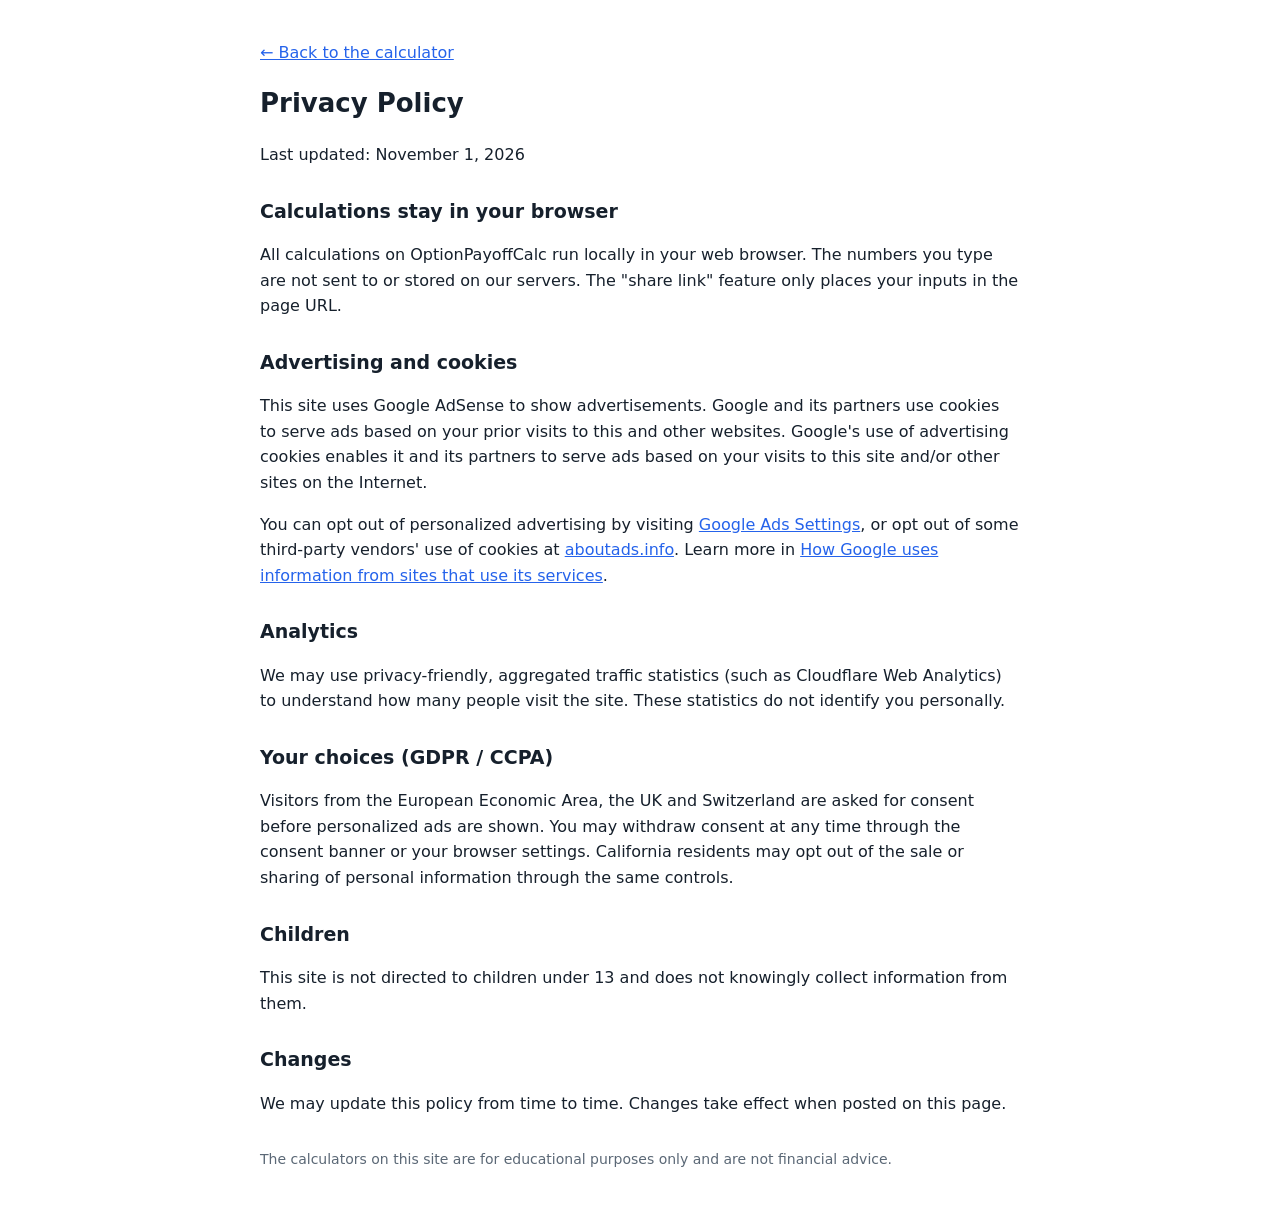
<file: privacy.html>
<!DOCTYPE html>
<html lang="en"><head><meta charset="utf-8"><meta name="viewport" content="width=device-width, initial-scale=1">
<title>Privacy Policy – OptionPayoffCalc</title><link rel="canonical" href="https://optionpayoffcalc.com/privacy">
<style>body{font:16px/1.6 system-ui,-apple-system,"Segoe UI",Roboto,sans-serif;max-width:760px;margin:0 auto;padding:24px 16px;color:#16202c}h1{font-size:26px}h2{font-size:19px;margin-top:28px}a{color:#2563eb}</style><script async src="https://pagead2.googlesyndication.com/pagead/js/adsbygoogle.js?client=ca-pub-2578478996439274" crossorigin="anonymous"></script></head>
<body>
<p><a href="/">← Back to the calculator</a></p>
<h1>Privacy Policy</h1>
<p>Last updated: November 1, 2026</p>
<h2>Calculations stay in your browser</h2>
<p>All calculations on OptionPayoffCalc run locally in your web browser. The numbers you type are not sent to or stored on our servers. The "share link" feature only places your inputs in the page URL.</p>
<h2>Advertising and cookies</h2>
<p>This site uses Google AdSense to show advertisements. Google and its partners use cookies to serve ads based on your prior visits to this and other websites. Google's use of advertising cookies enables it and its partners to serve ads based on your visits to this site and/or other sites on the Internet.</p>
<p>You can opt out of personalized advertising by visiting <a href="https://www.google.com/settings/ads" rel="nofollow">Google Ads Settings</a>, or opt out of some third-party vendors' use of cookies at <a href="https://www.aboutads.info/choices/" rel="nofollow">aboutads.info</a>. Learn more in <a href="https://policies.google.com/technologies/partner-sites" rel="nofollow">How Google uses information from sites that use its services</a>.</p>
<h2>Analytics</h2>
<p>We may use privacy-friendly, aggregated traffic statistics (such as Cloudflare Web Analytics) to understand how many people visit the site. These statistics do not identify you personally.</p>
<h2>Your choices (GDPR / CCPA)</h2>
<p>Visitors from the European Economic Area, the UK and Switzerland are asked for consent before personalized ads are shown. You may withdraw consent at any time through the consent banner or your browser settings. California residents may opt out of the sale or sharing of personal information through the same controls.</p>
<h2>Children</h2>
<p>This site is not directed to children under 13 and does not knowingly collect information from them.</p>
<h2>Changes</h2>
<p>We may update this policy from time to time. Changes take effect when posted on this page.</p>
<p style="margin-top:32px;font-size:14px;color:#5b6876">The calculators on this site are for educational purposes only and are not financial advice.</p>
</body></html>
</file>
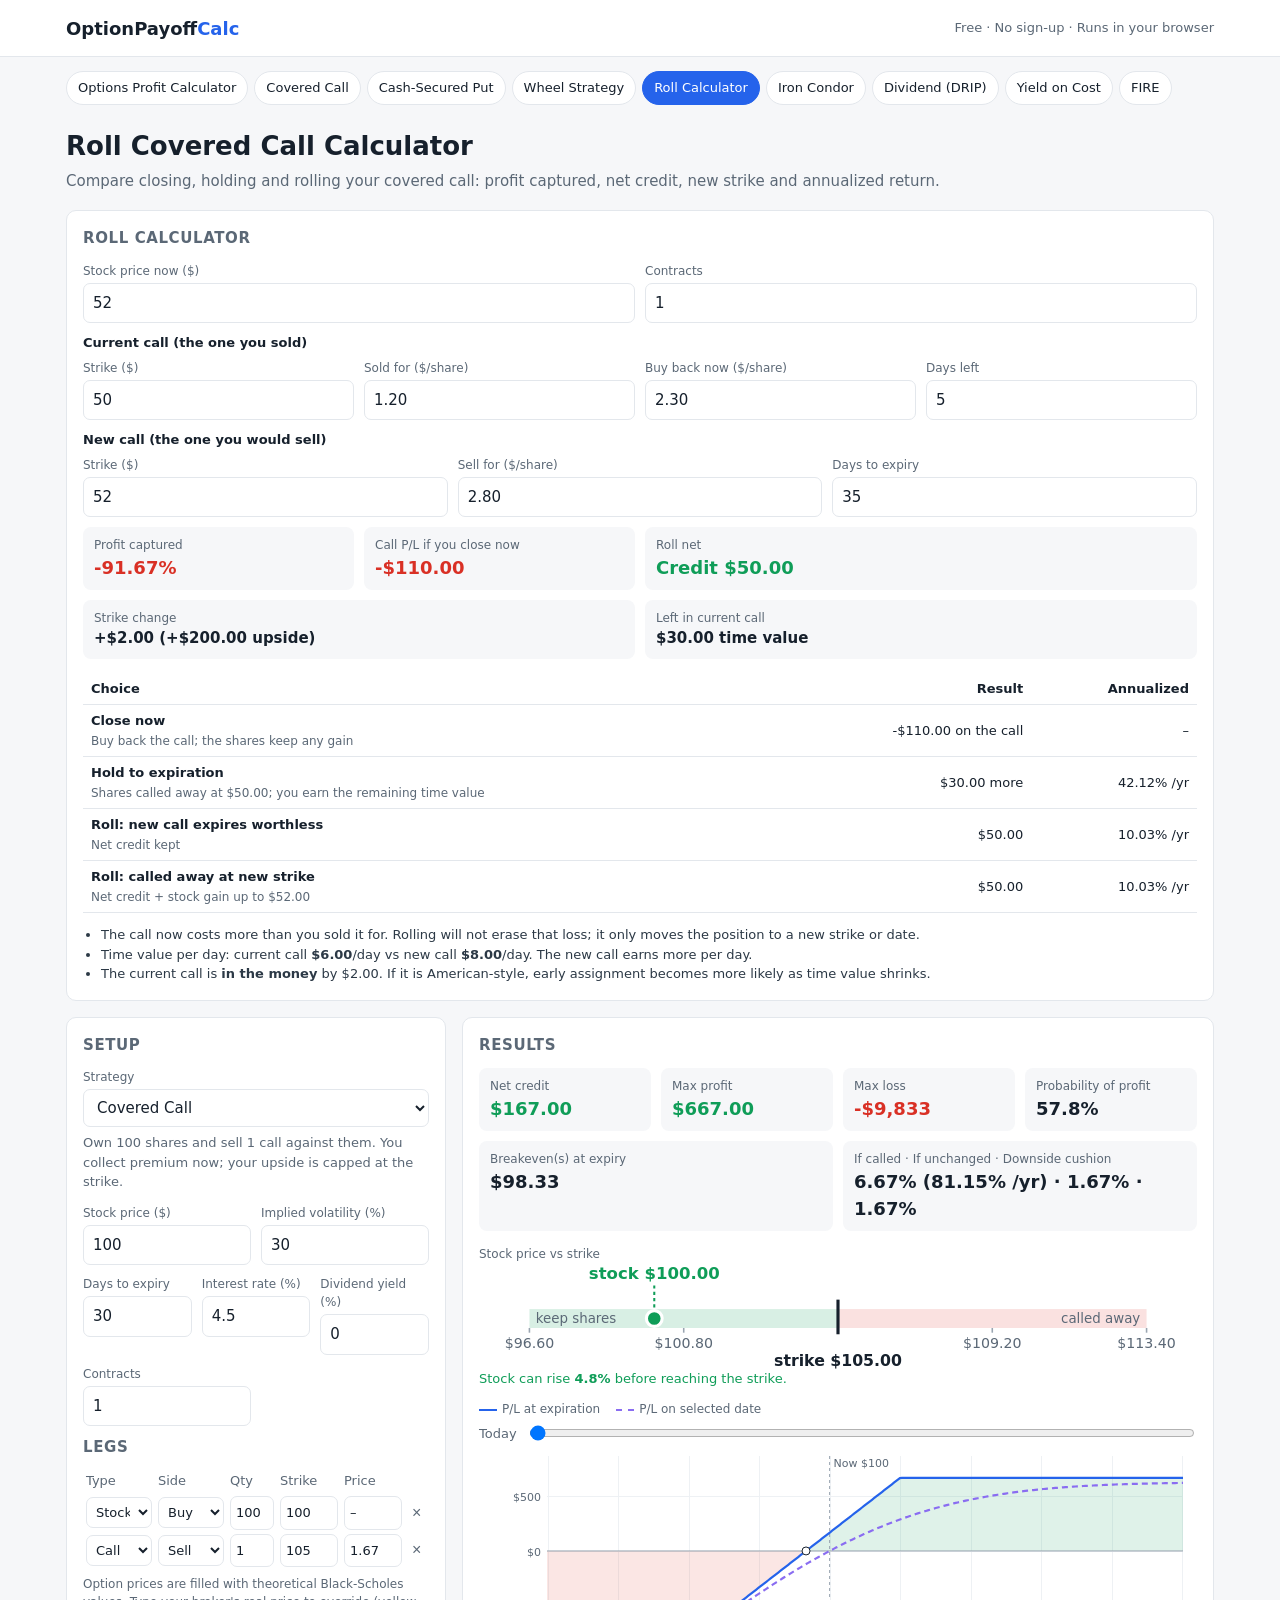
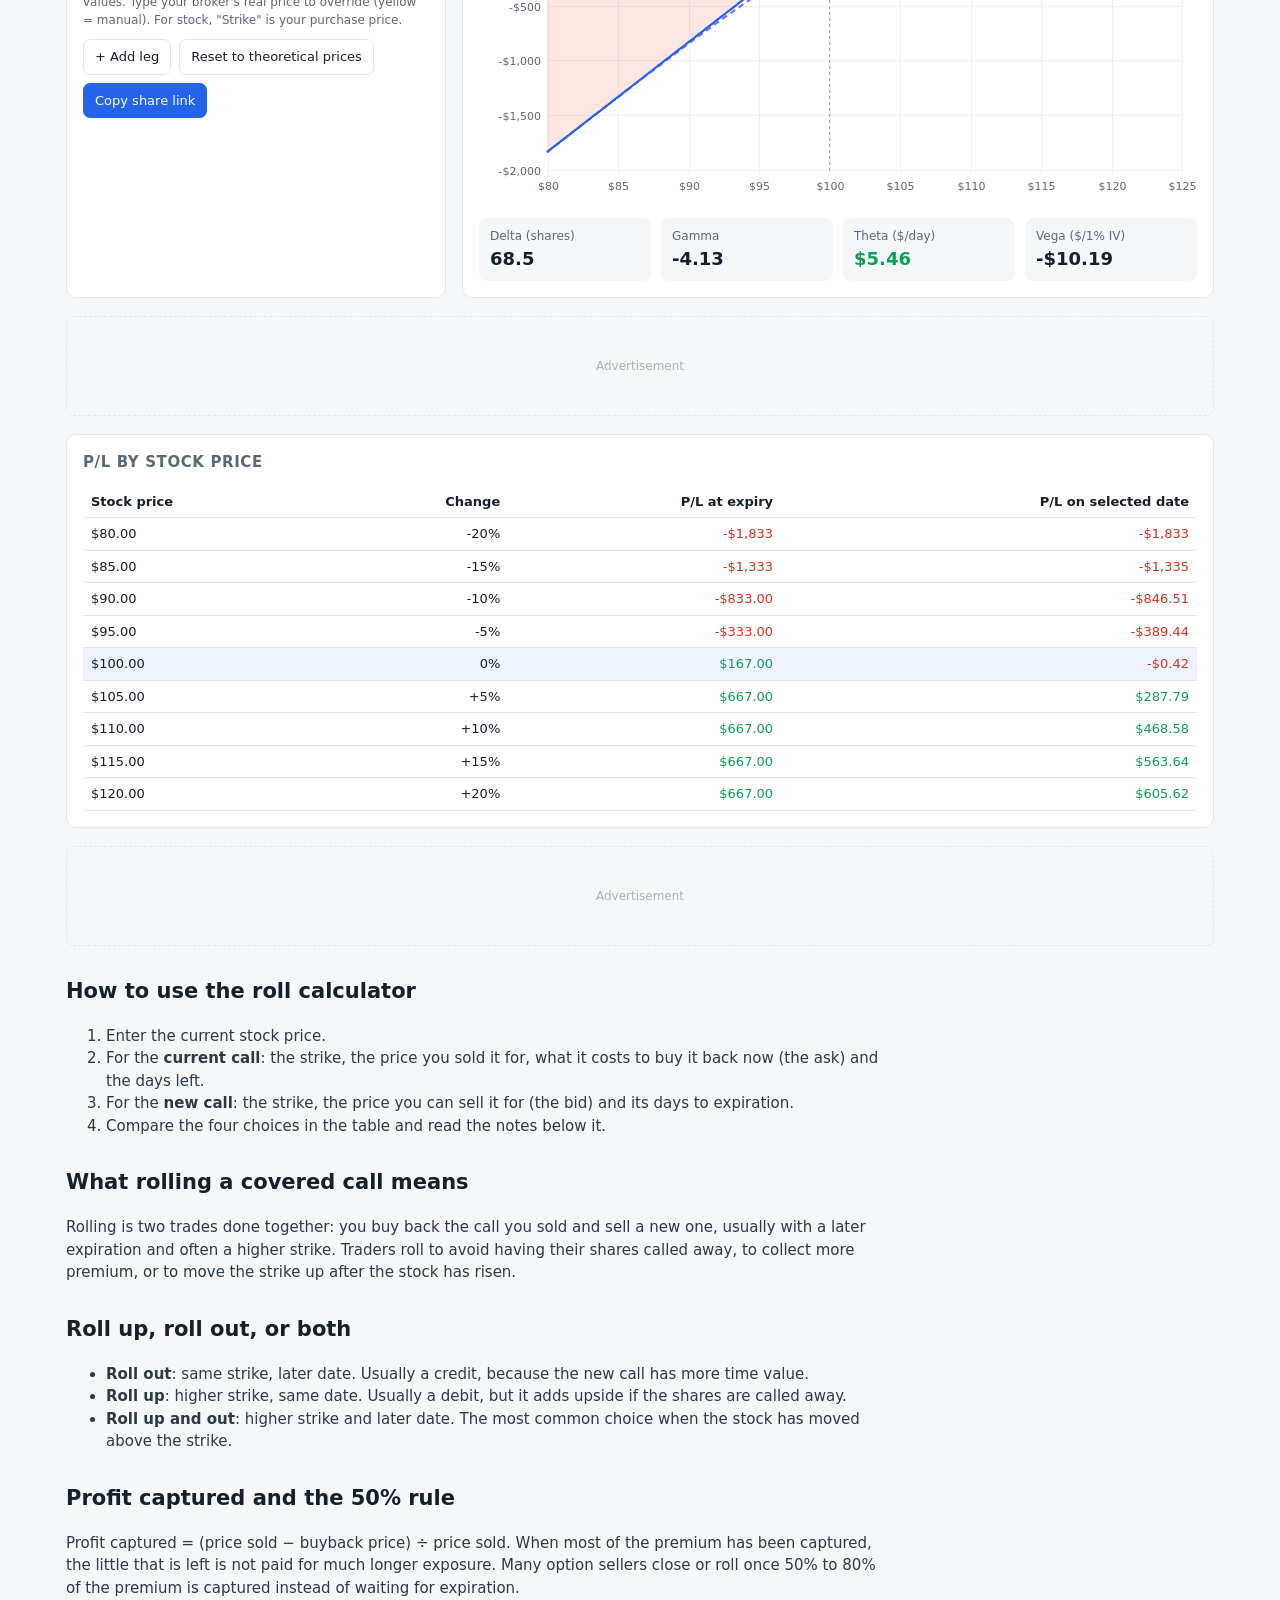
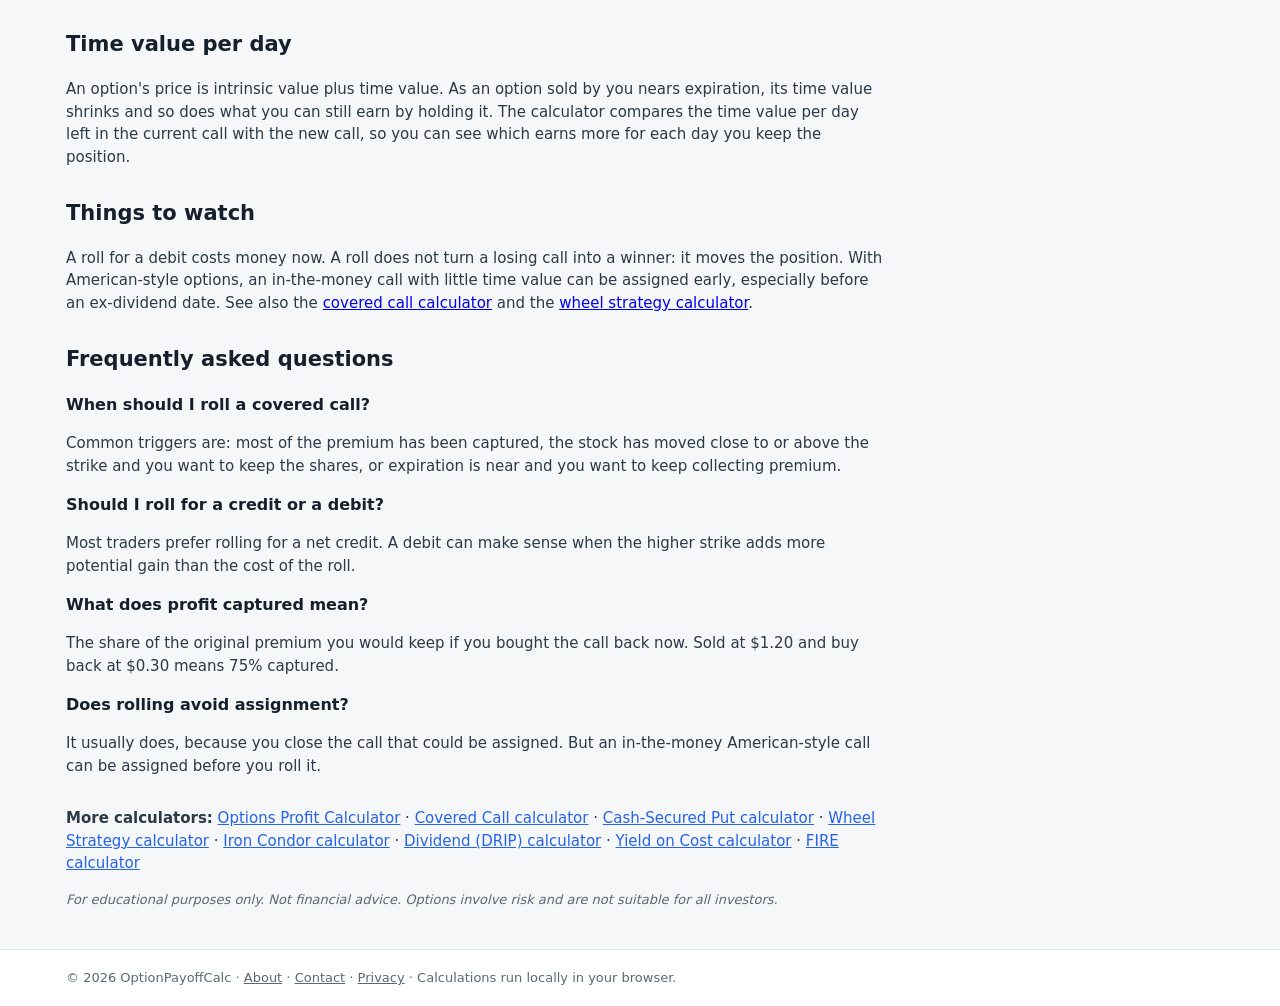
<file: roll-covered-call-calculator.html>
<!DOCTYPE html>
<html lang="en">
<head>
<meta charset="utf-8">
<meta name="viewport" content="width=device-width, initial-scale=1">
<title>Roll Covered Call Calculator – Should You Close, Hold or Roll? (Free)</title>
<meta name="description" content="Free covered call roll calculator: profit captured, net credit or debit, strike change, annualized return of the new call, and a close vs hold vs roll comparison.">
<link rel="canonical" href="https://optionpayoffcalc.com/roll-covered-call-calculator">
<meta property="og:title" content="Roll Covered Call Calculator – Should You Close, Hold or Roll? (Free)">
<meta property="og:description" content="Free covered call roll calculator: profit captured, net credit or debit, strike change, annualized return of the new call, and a close vs hold vs roll comparison.">
<meta property="og:type" content="website">
<meta property="og:url" content="https://optionpayoffcalc.com/roll-covered-call-calculator">
<link rel="stylesheet" href="/style.css?v=2">
<script async src="https://pagead2.googlesyndication.com/pagead/js/adsbygoogle.js?client=ca-pub-2578478996439274" crossorigin="anonymous"></script>
<script type="application/ld+json">{"@context": "https://schema.org", "@graph": [{"@type": "WebApplication", "name": "Roll Covered Call Calculator", "url": "https://optionpayoffcalc.com/roll-covered-call-calculator", "applicationCategory": "FinanceApplication", "operatingSystem": "Any", "offers": {"@type": "Offer", "price": "0", "priceCurrency": "USD"}}, {"@type": "FAQPage", "mainEntity": [{"@type": "Question", "name": "When should I roll a covered call?", "acceptedAnswer": {"@type": "Answer", "text": "Common triggers are: most of the premium has been captured, the stock has moved close to or above the strike and you want to keep the shares, or expiration is near and you want to keep collecting premium."}}, {"@type": "Question", "name": "Should I roll for a credit or a debit?", "acceptedAnswer": {"@type": "Answer", "text": "Most traders prefer rolling for a net credit. A debit can make sense when the higher strike adds more potential gain than the cost of the roll."}}, {"@type": "Question", "name": "What does profit captured mean?", "acceptedAnswer": {"@type": "Answer", "text": "The share of the original premium you would keep if you bought the call back now. Sold at $1.20 and buy back at $0.30 means 75% captured."}}, {"@type": "Question", "name": "Does rolling avoid assignment?", "acceptedAnswer": {"@type": "Answer", "text": "It usually does, because you close the call that could be assigned. But an in-the-money American-style call can be assigned before you roll it."}}]}]}</script>
</head>
<body data-strategy="covered_call">
<header><div class="wrap"><a class="logo" href="/">OptionPayoff<span>Calc</span></a><span style="color:var(--mut);font-size:13px">Free · No sign-up · Runs in your browser</span></div></header>
<main class="wrap">
<nav class="tools" aria-label="Calculators"><a href="/" class="">Options Profit Calculator</a><a href="/covered-call-calculator" class="">Covered Call</a><a href="/cash-secured-put-calculator" class="">Cash-Secured Put</a><a href="/wheel-strategy-calculator" class="">Wheel Strategy</a><a href="/roll-covered-call-calculator" class="on">Roll Calculator</a><a href="/iron-condor-calculator" class="">Iron Condor</a><a href="/dividend-reinvestment-calculator" class="">Dividend (DRIP)</a><a href="/yield-on-cost-calculator" class="">Yield on Cost</a><a href="/fire-calculator" class="">FIRE</a></nav>
<h1>Roll Covered Call Calculator</h1>
<p class="sub">Compare closing, holding and rolling your covered call: profit captured, net credit, new strike and annualized return.</p>

<section class="card" style="margin-bottom:16px">
 <h2>Roll calculator</h2>
 <div class="row"><div><label for="rS">Stock price now ($)</label><input id="rS" type="number" step="0.01" value="52"></div>
 <div><label for="rN">Contracts</label><input id="rN" type="number" step="1" min="1" value="1"></div></div>
 <p style="font-size:13px;font-weight:600;margin:4px 0 6px">Current call (the one you sold)</p>
 <div class="row" style="grid-template-columns:repeat(4,1fr)">
  <div><label for="rK1">Strike ($)</label><input id="rK1" type="number" step="0.5" value="50"></div>
  <div><label for="rP0">Sold for ($/share)</label><input id="rP0" type="number" step="0.01" value="1.20"></div>
  <div><label for="rP1">Buy back now ($/share)</label><input id="rP1" type="number" step="0.01" value="2.30"></div>
  <div><label for="rD1">Days left</label><input id="rD1" type="number" step="1" value="5"></div>
 </div>
 <p style="font-size:13px;font-weight:600;margin:4px 0 6px">New call (the one you would sell)</p>
 <div class="row row3">
  <div><label for="rK2">Strike ($)</label><input id="rK2" type="number" step="0.5" value="52"></div>
  <div><label for="rP2">Sell for ($/share)</label><input id="rP2" type="number" step="0.01" value="2.80"></div>
  <div><label for="rD2">Days to expiry</label><input id="rD2" type="number" step="1" value="35"></div>
 </div>
 <div class="stats">
  <div class="stat"><div class="k">Profit captured</div><div class="v" id="rCap">–</div></div>
  <div class="stat"><div class="k">Call P/L if you close now</div><div class="v" id="rLock">–</div></div>
  <div class="stat" style="grid-column:span 2"><div class="k">Roll net</div><div class="v" id="rNet">–</div></div>
  <div class="stat" style="grid-column:span 2"><div class="k">Strike change</div><div class="v" id="rDK" style="font-size:15px">–</div></div>
  <div class="stat" style="grid-column:span 2"><div class="k">Left in current call</div><div class="v" id="rLeft" style="font-size:15px">–</div></div>
 </div>
 <table class="pl"><thead><tr><th>Choice</th><th>Result</th><th>Annualized</th></tr></thead><tbody id="rRows"></tbody></table>
 <ul id="rTips" style="font-size:13px;color:#2c3946;margin:12px 0 0;padding-left:18px"></ul>
</section>
<div class="grid">
 <section class="card">
  <h2>Setup</h2>
  <label for="strat">Strategy</label>
  <select id="strat">
   <option value="covered_call">Covered Call</option>
   <option value="csp">Cash-Secured Put</option>
   <option value="long_call">Long Call</option>
   <option value="long_put">Long Put</option>
   <option value="bull_call">Bull Call Spread</option>
   <option value="bear_put">Bear Put Spread</option>
   <option value="iron_condor">Iron Condor</option>
   <option value="collar">Collar</option>
   <option value="long_straddle">Long Straddle</option>
   <option value="custom">Custom (build your own)</option>
  </select>
  <p class="desc" id="desc"></p>
  <div class="row">
   <div><label for="S">Stock price ($)</label><input id="S" type="number" step="0.01" min="0.01" value="100"></div>
   <div><label for="iv">Implied volatility (%)</label><input id="iv" type="number" step="0.5" min="1" value="30"></div>
  </div>
  <div class="row row3">
   <div><label for="days">Days to expiry</label><input id="days" type="number" step="1" min="0" value="30"></div>
   <div><label for="r">Interest rate (%)</label><input id="r" type="number" step="0.1" value="4.5"></div>
   <div><label for="q">Dividend yield (%)</label><input id="q" type="number" step="0.1" min="0" value="0"></div>
  </div>
  <div class="row">
   <div><label for="n">Contracts</label><input id="n" type="number" step="1" min="1" value="1"></div>
   <div></div>
  </div>
  <h2 style="margin-top:6px">Legs</h2>
  <table class="legs"><thead><tr><th>Type</th><th>Side</th><th>Qty</th><th>Strike</th><th>Price</th><th></th></tr></thead><tbody id="legs"></tbody></table>
  <p style="font-size:12px;color:var(--mut);margin:6px 0 0">Option prices are filled with theoretical Black-Scholes values. Type your broker's real price to override (yellow = manual). For stock, "Strike" is your purchase price.</p>
  <div class="btns">
   <button class="b" id="addLeg">+ Add leg</button>
   <button class="b" id="resetP">Reset to theoretical prices</button>
   <button class="b pri" id="share">Copy share link</button>
  </div>
 </section>

 <section class="card">
  <h2>Results</h2>
  <div class="stats">
   <div class="stat"><div class="k" id="netK">Net credit</div><div class="v" id="net">–</div></div>
   <div class="stat"><div class="k">Max profit</div><div class="v pos" id="maxP">–</div></div>
   <div class="stat"><div class="k">Max loss</div><div class="v neg" id="maxL">–</div></div>
   <div class="stat"><div class="k">Probability of profit</div><div class="v" id="pop">–</div></div>
   <div class="stat" style="grid-column:span 2"><div class="k">Breakeven(s) at expiry</div><div class="v" id="be">–</div></div>
   <div class="stat" style="grid-column:span 2" id="extraBox"><div class="k" id="extraK">Return on risk</div><div class="v" id="extra">–</div></div>
  </div>
  <div class="legend"><span><i></i>P/L at expiration</span><span><i class="d"></i>P/L on selected date</span></div>
  <div class="slider"><span id="atLbl">Today</span><input id="at" type="range" min="0" max="30" value="0" aria-label="Days from now"></div>
  <div id="chartBox"><canvas id="chart"></canvas><div id="tip"></div></div>
  <div class="greeks">
   <div class="stat"><div class="k">Delta (shares)</div><div class="v" id="gD">–</div></div>
   <div class="stat"><div class="k">Gamma</div><div class="v" id="gG">–</div></div>
   <div class="stat"><div class="k">Theta ($/day)</div><div class="v" id="gT">–</div></div>
   <div class="stat"><div class="k">Vega ($/1% IV)</div><div class="v" id="gV">–</div></div>
  </div>
 </section>
</div>
<div class="ad-slot"><!-- ADSENSE -->Advertisement</div>
<section class="card">
 <h2>P/L by stock price</h2>
 <table class="pl"><thead><tr><th>Stock price</th><th>Change</th><th>P/L at expiry</th><th>P/L on selected date</th></tr></thead><tbody id="plt"></tbody></table>
</section>
<div class="ad-slot"><!-- ADSENSE -->Advertisement</div>
<article>

<h2>How to use the roll calculator</h2>
<ol>
 <li>Enter the current stock price.</li>
 <li>For the <b>current call</b>: the strike, the price you sold it for, what it costs to buy it back now (the ask) and the days left.</li>
 <li>For the <b>new call</b>: the strike, the price you can sell it for (the bid) and its days to expiration.</li>
 <li>Compare the four choices in the table and read the notes below it.</li>
</ol>
<h2>What rolling a covered call means</h2>
<p>Rolling is two trades done together: you buy back the call you sold and sell a new one, usually with a later expiration and often a higher strike. Traders roll to avoid having their shares called away, to collect more premium, or to move the strike up after the stock has risen.</p>
<h2>Roll up, roll out, or both</h2>
<ul>
 <li><b>Roll out</b>: same strike, later date. Usually a credit, because the new call has more time value.</li>
 <li><b>Roll up</b>: higher strike, same date. Usually a debit, but it adds upside if the shares are called away.</li>
 <li><b>Roll up and out</b>: higher strike and later date. The most common choice when the stock has moved above the strike.</li>
</ul>
<h2>Profit captured and the 50% rule</h2>
<p>Profit captured = (price sold − buyback price) ÷ price sold. When most of the premium has been captured, the little that is left is not paid for much longer exposure. Many option sellers close or roll once 50% to 80% of the premium is captured instead of waiting for expiration.</p>
<h2>Time value per day</h2>
<p>An option's price is intrinsic value plus time value. As an option sold by you nears expiration, its time value shrinks and so does what you can still earn by holding it. The calculator compares the time value per day left in the current call with the new call, so you can see which earns more for each day you keep the position.</p>
<h2>Things to watch</h2>
<p>A roll for a debit costs money now. A roll does not turn a losing call into a winner: it moves the position. With American-style options, an in-the-money call with little time value can be assigned early, especially before an ex-dividend date. See also the <a href="/covered-call-calculator">covered call calculator</a> and the <a href="/wheel-strategy-calculator">wheel strategy calculator</a>.</p>

<h2>Frequently asked questions</h2>
<h3>When should I roll a covered call?</h3>
<p>Common triggers are: most of the premium has been captured, the stock has moved close to or above the strike and you want to keep the shares, or expiration is near and you want to keep collecting premium.</p>
<h3>Should I roll for a credit or a debit?</h3>
<p>Most traders prefer rolling for a net credit. A debit can make sense when the higher strike adds more potential gain than the cost of the roll.</p>
<h3>What does profit captured mean?</h3>
<p>The share of the original premium you would keep if you bought the call back now. Sold at $1.20 and buy back at $0.30 means 75% captured.</p>
<h3>Does rolling avoid assignment?</h3>
<p>It usually does, because you close the call that could be assigned. But an in-the-money American-style call can be assigned before you roll it.</p>
<p class="related"><b>More calculators:</b> <a href="/">Options Profit Calculator</a> · <a href="/covered-call-calculator">Covered Call calculator</a> · <a href="/cash-secured-put-calculator">Cash-Secured Put calculator</a> · <a href="/wheel-strategy-calculator">Wheel Strategy calculator</a> · <a href="/iron-condor-calculator">Iron Condor calculator</a> · <a href="/dividend-reinvestment-calculator">Dividend (DRIP) calculator</a> · <a href="/yield-on-cost-calculator">Yield on Cost calculator</a> · <a href="/fire-calculator">FIRE calculator</a></p>
<p style="font-size:13px;color:var(--mut)"><i>For educational purposes only. Not financial advice. Options involve risk and are not suitable for all investors.</i></p>
</article>
</main>
<footer><div class="wrap">© <span id="yr"></span> OptionPayoffCalc · <a href="/about">About</a> · <a href="/contact">Contact</a> · <a href="/privacy">Privacy</a> · Calculations run locally in your browser.</div></footer>
<div class="toast" id="toast">Link copied</div>
<script src="/calc.js?v=3"></script>
</body>
</html>
</file>
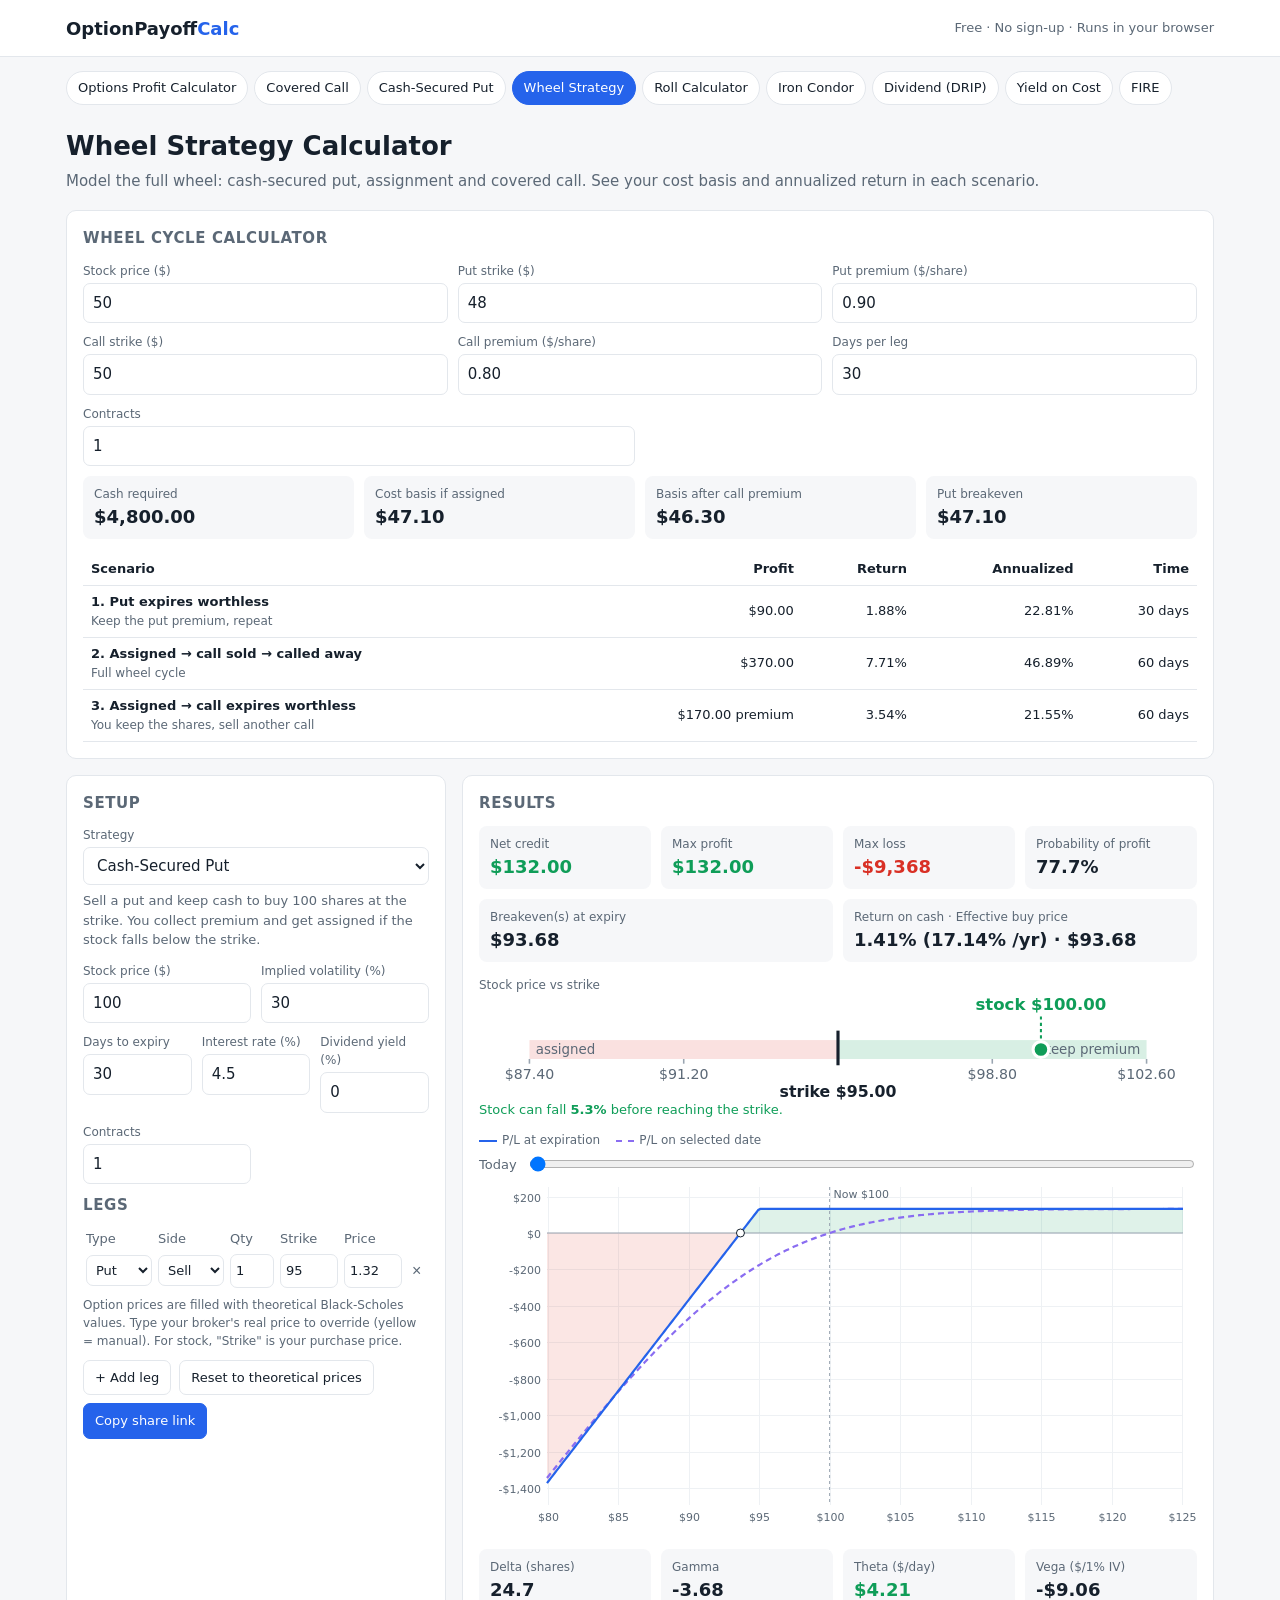
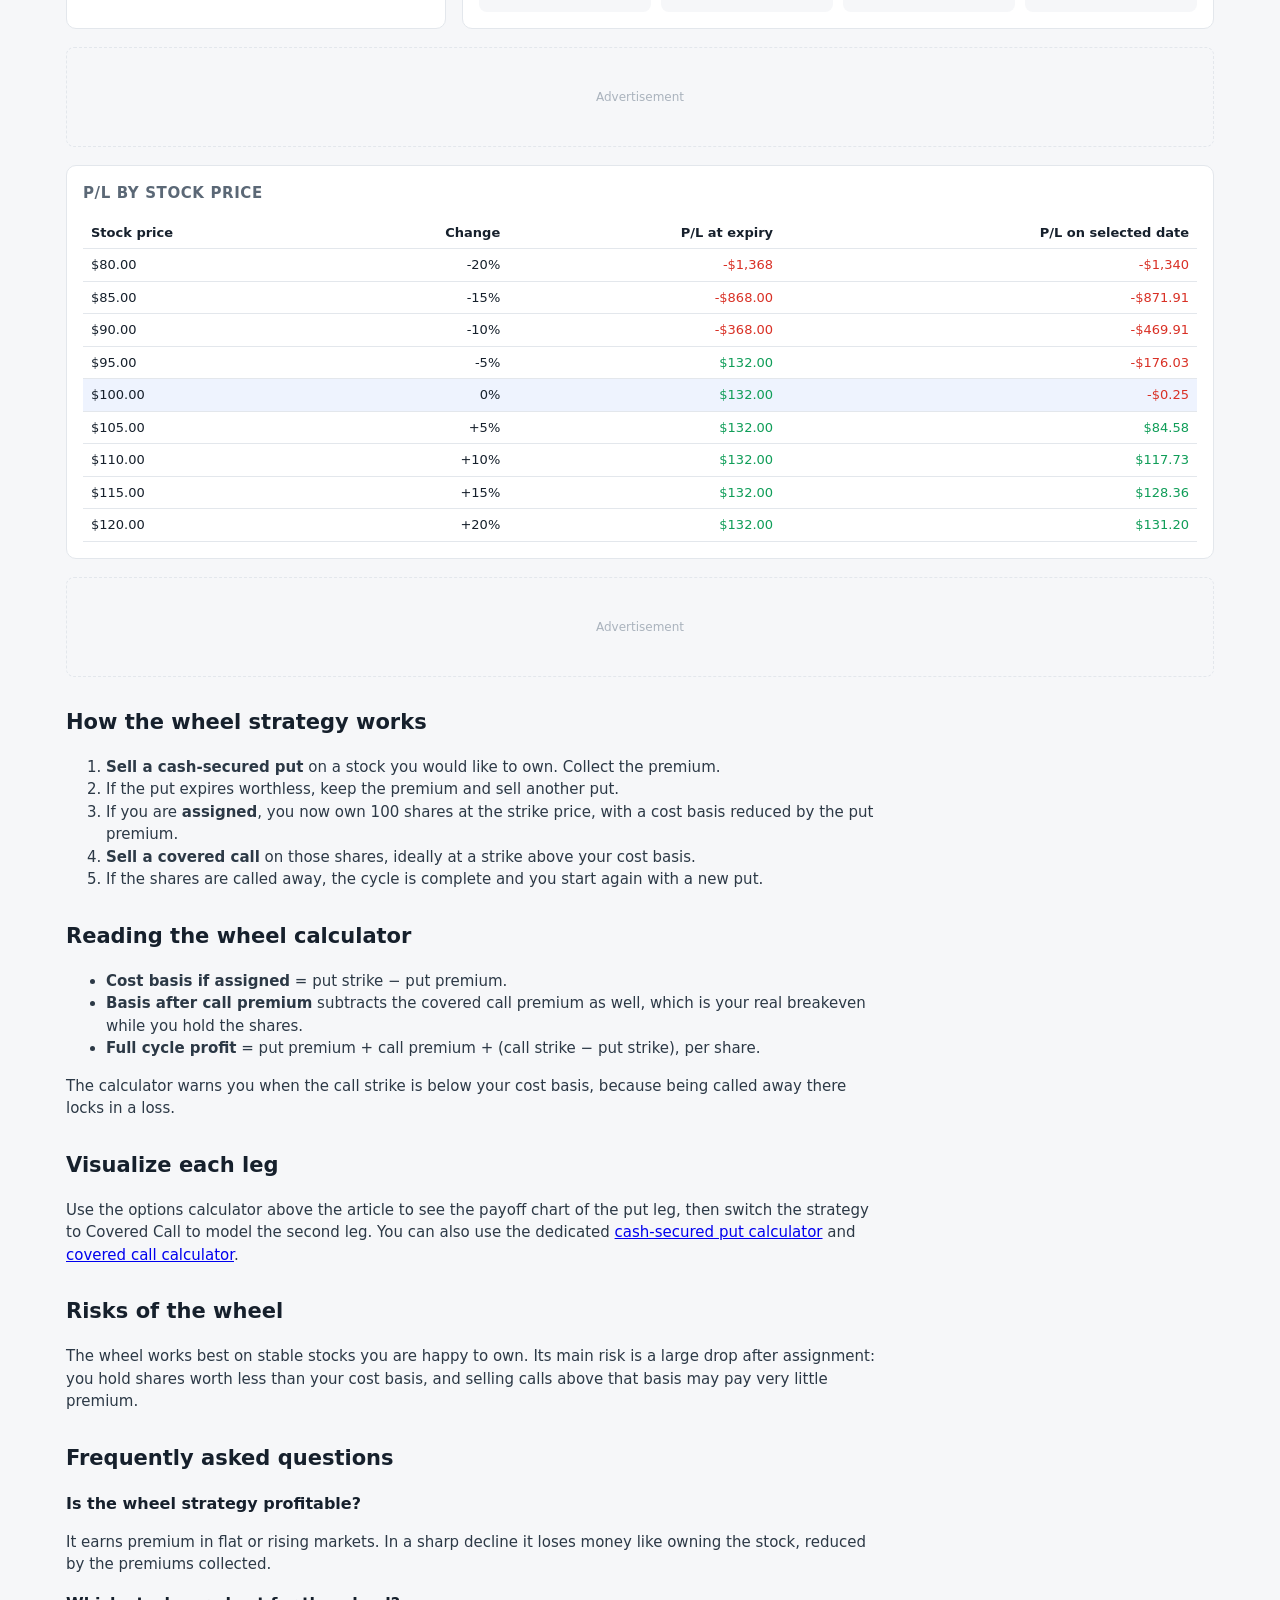
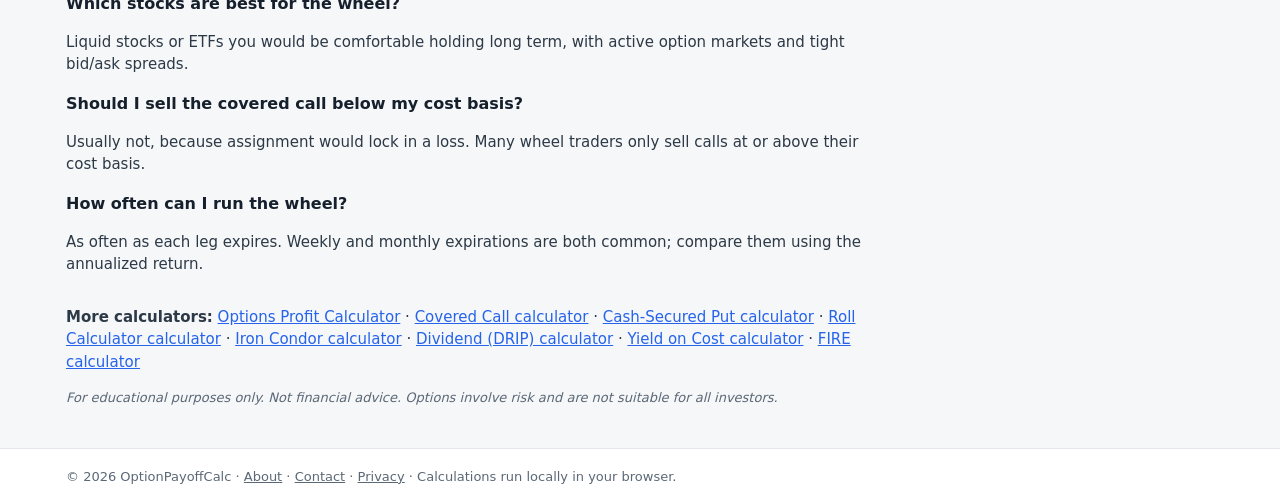
<file: wheel-strategy-calculator.html>
<!DOCTYPE html>
<html lang="en">
<head>
<meta charset="utf-8">
<meta name="viewport" content="width=device-width, initial-scale=1">
<title>Wheel Strategy Calculator – Cash-Secured Put + Covered Call Returns (Free)</title>
<meta name="description" content="Free wheel strategy calculator. Model the full cycle: sell a cash-secured put, get assigned, sell a covered call. See cost basis, profit and annualized return for each scenario.">
<link rel="canonical" href="https://optionpayoffcalc.com/wheel-strategy-calculator">
<meta property="og:title" content="Wheel Strategy Calculator – Cash-Secured Put + Covered Call Returns (Free)">
<meta property="og:description" content="Free wheel strategy calculator. Model the full cycle: sell a cash-secured put, get assigned, sell a covered call. See cost basis, profit and annualized return for each scenario.">
<meta property="og:type" content="website">
<meta property="og:url" content="https://optionpayoffcalc.com/wheel-strategy-calculator">
<link rel="stylesheet" href="/style.css?v=2">
<script async src="https://pagead2.googlesyndication.com/pagead/js/adsbygoogle.js?client=ca-pub-2578478996439274" crossorigin="anonymous"></script>
<script type="application/ld+json">{"@context": "https://schema.org", "@graph": [{"@type": "WebApplication", "name": "Wheel Strategy Calculator", "url": "https://optionpayoffcalc.com/wheel-strategy-calculator", "applicationCategory": "FinanceApplication", "operatingSystem": "Any", "offers": {"@type": "Offer", "price": "0", "priceCurrency": "USD"}}, {"@type": "FAQPage", "mainEntity": [{"@type": "Question", "name": "Is the wheel strategy profitable?", "acceptedAnswer": {"@type": "Answer", "text": "It earns premium in flat or rising markets. In a sharp decline it loses money like owning the stock, reduced by the premiums collected."}}, {"@type": "Question", "name": "Which stocks are best for the wheel?", "acceptedAnswer": {"@type": "Answer", "text": "Liquid stocks or ETFs you would be comfortable holding long term, with active option markets and tight bid/ask spreads."}}, {"@type": "Question", "name": "Should I sell the covered call below my cost basis?", "acceptedAnswer": {"@type": "Answer", "text": "Usually not, because assignment would lock in a loss. Many wheel traders only sell calls at or above their cost basis."}}, {"@type": "Question", "name": "How often can I run the wheel?", "acceptedAnswer": {"@type": "Answer", "text": "As often as each leg expires. Weekly and monthly expirations are both common; compare them using the annualized return."}}]}]}</script>
</head>
<body data-strategy="csp">
<header><div class="wrap"><a class="logo" href="/">OptionPayoff<span>Calc</span></a><span style="color:var(--mut);font-size:13px">Free · No sign-up · Runs in your browser</span></div></header>
<main class="wrap">
<nav class="tools" aria-label="Calculators"><a href="/" class="">Options Profit Calculator</a><a href="/covered-call-calculator" class="">Covered Call</a><a href="/cash-secured-put-calculator" class="">Cash-Secured Put</a><a href="/wheel-strategy-calculator" class="on">Wheel Strategy</a><a href="/roll-covered-call-calculator" class="">Roll Calculator</a><a href="/iron-condor-calculator" class="">Iron Condor</a><a href="/dividend-reinvestment-calculator" class="">Dividend (DRIP)</a><a href="/yield-on-cost-calculator" class="">Yield on Cost</a><a href="/fire-calculator" class="">FIRE</a></nav>
<h1>Wheel Strategy Calculator</h1>
<p class="sub">Model the full wheel: cash-secured put, assignment and covered call. See your cost basis and annualized return in each scenario.</p>

<section class="card" style="margin-bottom:16px">
 <h2>Wheel cycle calculator</h2>
 <div class="row row3">
  <div><label for="wS">Stock price ($)</label><input id="wS" type="number" step="0.01" value="50"></div>
  <div><label for="wKp">Put strike ($)</label><input id="wKp" type="number" step="0.5" value="48"></div>
  <div><label for="wPp">Put premium ($/share)</label><input id="wPp" type="number" step="0.01" value="0.90"></div>
 </div>
 <div class="row row3">
  <div><label for="wKc">Call strike ($)</label><input id="wKc" type="number" step="0.5" value="50"></div>
  <div><label for="wPc">Call premium ($/share)</label><input id="wPc" type="number" step="0.01" value="0.80"></div>
  <div><label for="wD">Days per leg</label><input id="wD" type="number" step="1" value="30"></div>
 </div>
 <div class="row"><div><label for="wN">Contracts</label><input id="wN" type="number" step="1" min="1" value="1"></div><div></div></div>
 <div class="stats">
  <div class="stat"><div class="k">Cash required</div><div class="v" id="wCap">–</div></div>
  <div class="stat"><div class="k">Cost basis if assigned</div><div class="v" id="wBasis">–</div></div>
  <div class="stat"><div class="k">Basis after call premium</div><div class="v" id="wBasis2">–</div></div>
  <div class="stat"><div class="k">Put breakeven</div><div class="v" id="wBE">–</div></div>
 </div>
 <p id="wWarn" style="display:none;background:#fff4e5;border:1px solid #f0b429;border-radius:8px;padding:8px 10px;font-size:13px">Your call strike is below your cost basis. If the shares are called away, the full cycle loses money.</p>
 <table class="pl"><thead><tr><th>Scenario</th><th>Profit</th><th>Return</th><th>Annualized</th><th>Time</th></tr></thead><tbody id="wRows"></tbody></table>
</section>
<div class="grid">
 <section class="card">
  <h2>Setup</h2>
  <label for="strat">Strategy</label>
  <select id="strat">
   <option value="covered_call">Covered Call</option>
   <option value="csp">Cash-Secured Put</option>
   <option value="long_call">Long Call</option>
   <option value="long_put">Long Put</option>
   <option value="bull_call">Bull Call Spread</option>
   <option value="bear_put">Bear Put Spread</option>
   <option value="iron_condor">Iron Condor</option>
   <option value="collar">Collar</option>
   <option value="long_straddle">Long Straddle</option>
   <option value="custom">Custom (build your own)</option>
  </select>
  <p class="desc" id="desc"></p>
  <div class="row">
   <div><label for="S">Stock price ($)</label><input id="S" type="number" step="0.01" min="0.01" value="100"></div>
   <div><label for="iv">Implied volatility (%)</label><input id="iv" type="number" step="0.5" min="1" value="30"></div>
  </div>
  <div class="row row3">
   <div><label for="days">Days to expiry</label><input id="days" type="number" step="1" min="0" value="30"></div>
   <div><label for="r">Interest rate (%)</label><input id="r" type="number" step="0.1" value="4.5"></div>
   <div><label for="q">Dividend yield (%)</label><input id="q" type="number" step="0.1" min="0" value="0"></div>
  </div>
  <div class="row">
   <div><label for="n">Contracts</label><input id="n" type="number" step="1" min="1" value="1"></div>
   <div></div>
  </div>
  <h2 style="margin-top:6px">Legs</h2>
  <table class="legs"><thead><tr><th>Type</th><th>Side</th><th>Qty</th><th>Strike</th><th>Price</th><th></th></tr></thead><tbody id="legs"></tbody></table>
  <p style="font-size:12px;color:var(--mut);margin:6px 0 0">Option prices are filled with theoretical Black-Scholes values. Type your broker's real price to override (yellow = manual). For stock, "Strike" is your purchase price.</p>
  <div class="btns">
   <button class="b" id="addLeg">+ Add leg</button>
   <button class="b" id="resetP">Reset to theoretical prices</button>
   <button class="b pri" id="share">Copy share link</button>
  </div>
 </section>

 <section class="card">
  <h2>Results</h2>
  <div class="stats">
   <div class="stat"><div class="k" id="netK">Net credit</div><div class="v" id="net">–</div></div>
   <div class="stat"><div class="k">Max profit</div><div class="v pos" id="maxP">–</div></div>
   <div class="stat"><div class="k">Max loss</div><div class="v neg" id="maxL">–</div></div>
   <div class="stat"><div class="k">Probability of profit</div><div class="v" id="pop">–</div></div>
   <div class="stat" style="grid-column:span 2"><div class="k">Breakeven(s) at expiry</div><div class="v" id="be">–</div></div>
   <div class="stat" style="grid-column:span 2" id="extraBox"><div class="k" id="extraK">Return on risk</div><div class="v" id="extra">–</div></div>
  </div>
  <div class="legend"><span><i></i>P/L at expiration</span><span><i class="d"></i>P/L on selected date</span></div>
  <div class="slider"><span id="atLbl">Today</span><input id="at" type="range" min="0" max="30" value="0" aria-label="Days from now"></div>
  <div id="chartBox"><canvas id="chart"></canvas><div id="tip"></div></div>
  <div class="greeks">
   <div class="stat"><div class="k">Delta (shares)</div><div class="v" id="gD">–</div></div>
   <div class="stat"><div class="k">Gamma</div><div class="v" id="gG">–</div></div>
   <div class="stat"><div class="k">Theta ($/day)</div><div class="v" id="gT">–</div></div>
   <div class="stat"><div class="k">Vega ($/1% IV)</div><div class="v" id="gV">–</div></div>
  </div>
 </section>
</div>
<div class="ad-slot"><!-- ADSENSE -->Advertisement</div>
<section class="card">
 <h2>P/L by stock price</h2>
 <table class="pl"><thead><tr><th>Stock price</th><th>Change</th><th>P/L at expiry</th><th>P/L on selected date</th></tr></thead><tbody id="plt"></tbody></table>
</section>
<div class="ad-slot"><!-- ADSENSE -->Advertisement</div>
<article>

<h2>How the wheel strategy works</h2>
<ol>
 <li><b>Sell a cash-secured put</b> on a stock you would like to own. Collect the premium.</li>
 <li>If the put expires worthless, keep the premium and sell another put.</li>
 <li>If you are <b>assigned</b>, you now own 100 shares at the strike price, with a cost basis reduced by the put premium.</li>
 <li><b>Sell a covered call</b> on those shares, ideally at a strike above your cost basis.</li>
 <li>If the shares are called away, the cycle is complete and you start again with a new put.</li>
</ol>
<h2>Reading the wheel calculator</h2>
<ul>
 <li><b>Cost basis if assigned</b> = put strike − put premium.</li>
 <li><b>Basis after call premium</b> subtracts the covered call premium as well, which is your real breakeven while you hold the shares.</li>
 <li><b>Full cycle profit</b> = put premium + call premium + (call strike − put strike), per share.</li>
</ul>
<p>The calculator warns you when the call strike is below your cost basis, because being called away there locks in a loss.</p>
<h2>Visualize each leg</h2>
<p>Use the options calculator above the article to see the payoff chart of the put leg, then switch the strategy to Covered Call to model the second leg. You can also use the dedicated <a href="/cash-secured-put-calculator">cash-secured put calculator</a> and <a href="/covered-call-calculator">covered call calculator</a>.</p>
<h2>Risks of the wheel</h2>
<p>The wheel works best on stable stocks you are happy to own. Its main risk is a large drop after assignment: you hold shares worth less than your cost basis, and selling calls above that basis may pay very little premium.</p>

<h2>Frequently asked questions</h2>
<h3>Is the wheel strategy profitable?</h3>
<p>It earns premium in flat or rising markets. In a sharp decline it loses money like owning the stock, reduced by the premiums collected.</p>
<h3>Which stocks are best for the wheel?</h3>
<p>Liquid stocks or ETFs you would be comfortable holding long term, with active option markets and tight bid/ask spreads.</p>
<h3>Should I sell the covered call below my cost basis?</h3>
<p>Usually not, because assignment would lock in a loss. Many wheel traders only sell calls at or above their cost basis.</p>
<h3>How often can I run the wheel?</h3>
<p>As often as each leg expires. Weekly and monthly expirations are both common; compare them using the annualized return.</p>
<p class="related"><b>More calculators:</b> <a href="/">Options Profit Calculator</a> · <a href="/covered-call-calculator">Covered Call calculator</a> · <a href="/cash-secured-put-calculator">Cash-Secured Put calculator</a> · <a href="/roll-covered-call-calculator">Roll Calculator calculator</a> · <a href="/iron-condor-calculator">Iron Condor calculator</a> · <a href="/dividend-reinvestment-calculator">Dividend (DRIP) calculator</a> · <a href="/yield-on-cost-calculator">Yield on Cost calculator</a> · <a href="/fire-calculator">FIRE calculator</a></p>
<p style="font-size:13px;color:var(--mut)"><i>For educational purposes only. Not financial advice. Options involve risk and are not suitable for all investors.</i></p>
</article>
</main>
<footer><div class="wrap">© <span id="yr"></span> OptionPayoffCalc · <a href="/about">About</a> · <a href="/contact">Contact</a> · <a href="/privacy">Privacy</a> · Calculations run locally in your browser.</div></footer>
<div class="toast" id="toast">Link copied</div>
<script src="/calc.js?v=3"></script>
</body>
</html>
</file>
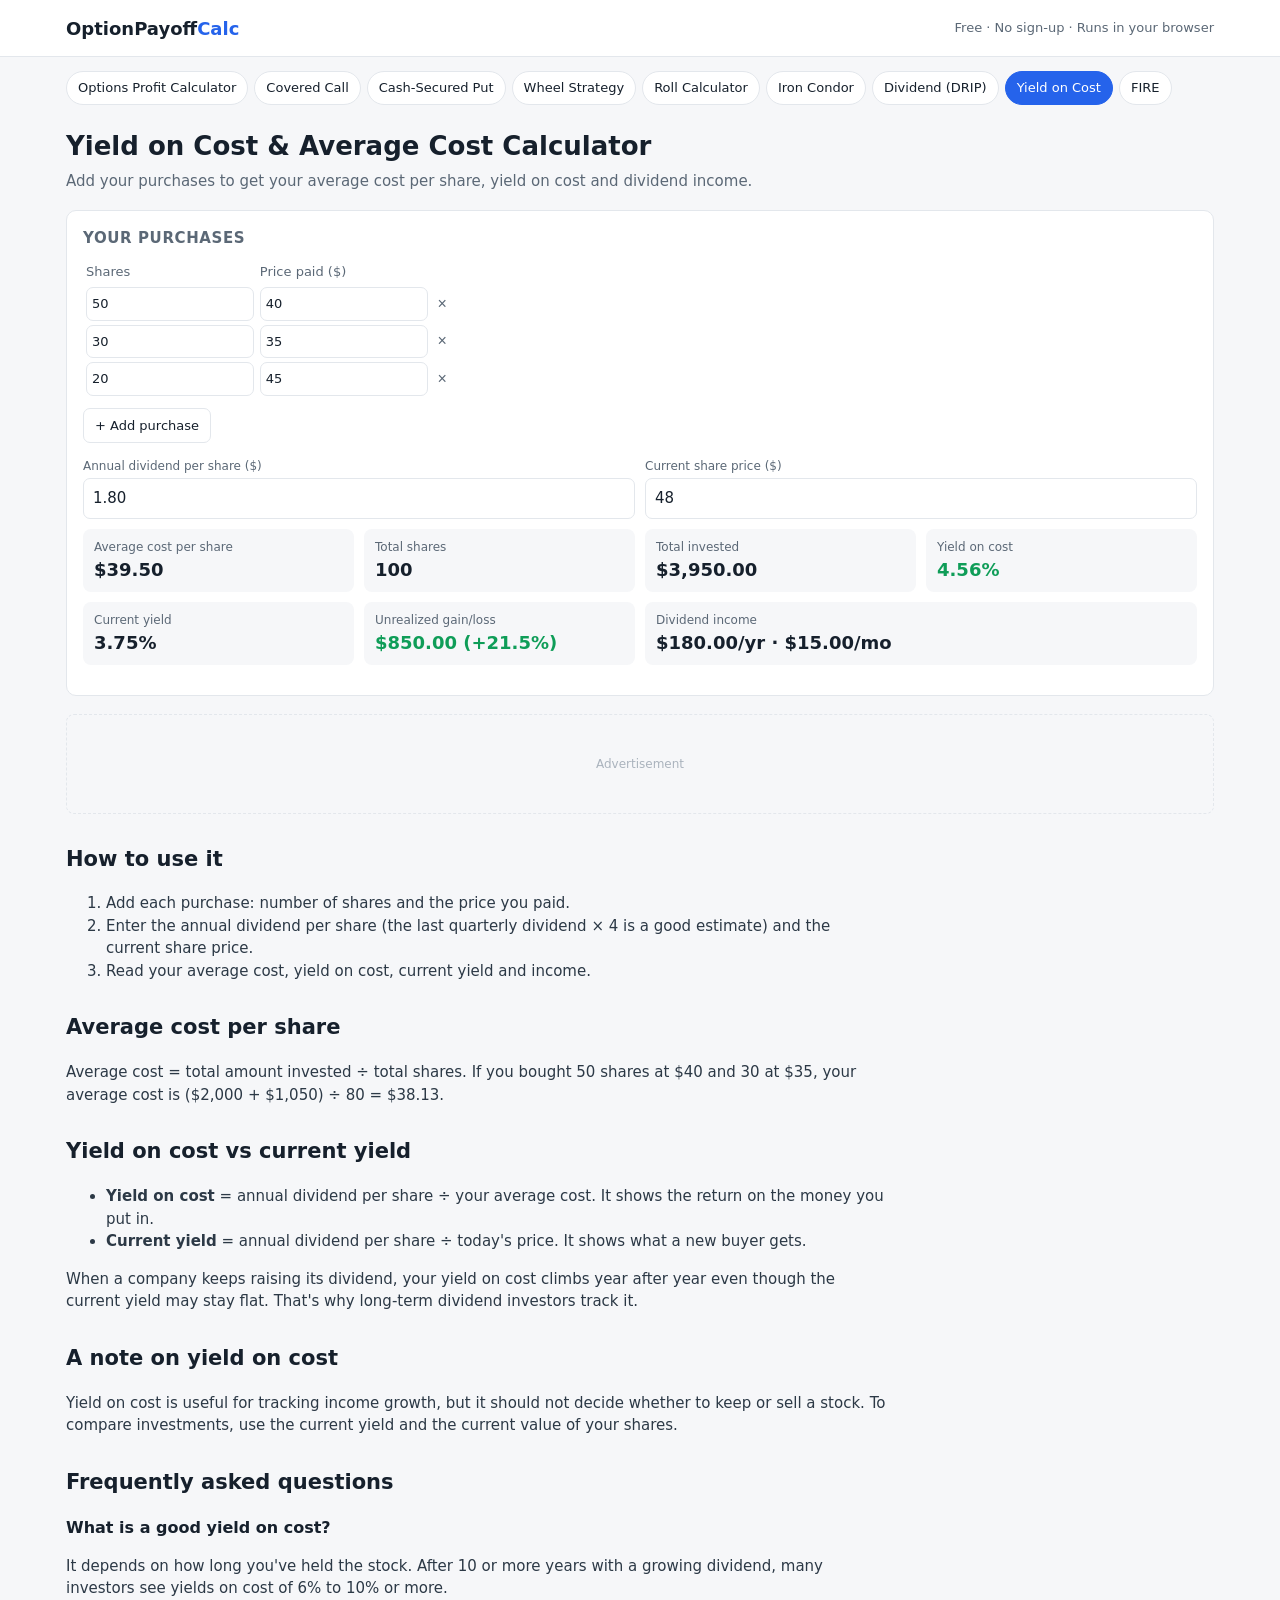
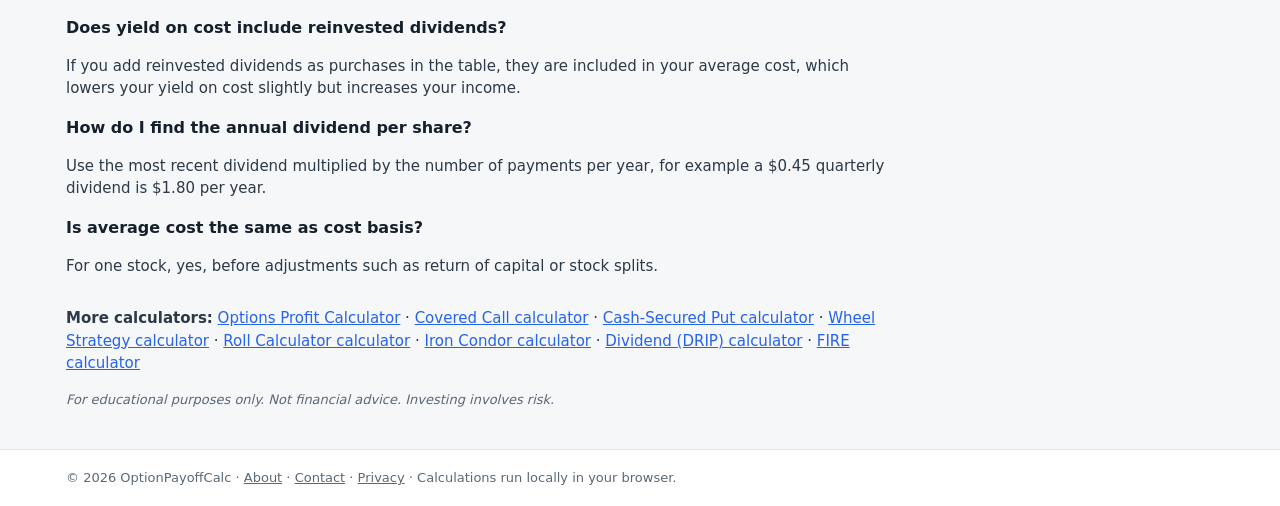
<file: yield-on-cost-calculator.html>
<!DOCTYPE html>
<html lang="en">
<head>
<meta charset="utf-8">
<meta name="viewport" content="width=device-width, initial-scale=1">
<title>Yield on Cost &amp; Average Cost Calculator – Dividend Stocks (Free)</title>
<meta name="description" content="Free yield on cost and average cost calculator: enter your purchases to get your average price per share, yield on cost, current yield, dividend income and unrealized gain.">
<link rel="canonical" href="https://optionpayoffcalc.com/yield-on-cost-calculator">
<meta property="og:title" content="Yield on Cost &amp; Average Cost Calculator – Dividend Stocks (Free)">
<meta property="og:description" content="Free yield on cost and average cost calculator: enter your purchases to get your average price per share, yield on cost, current yield, dividend income and unrealized gain.">
<meta property="og:type" content="website">
<meta property="og:url" content="https://optionpayoffcalc.com/yield-on-cost-calculator">
<link rel="stylesheet" href="/style.css?v=2">
<script async src="https://pagead2.googlesyndication.com/pagead/js/adsbygoogle.js?client=ca-pub-2578478996439274" crossorigin="anonymous"></script>
<script type="application/ld+json">{"@context": "https://schema.org", "@graph": [{"@type": "WebApplication", "name": "Yield on Cost & Average Cost Calculator", "url": "https://optionpayoffcalc.com/yield-on-cost-calculator", "applicationCategory": "FinanceApplication", "operatingSystem": "Any", "offers": {"@type": "Offer", "price": "0", "priceCurrency": "USD"}}, {"@type": "FAQPage", "mainEntity": [{"@type": "Question", "name": "What is a good yield on cost?", "acceptedAnswer": {"@type": "Answer", "text": "It depends on how long you've held the stock. After 10 or more years with a growing dividend, many investors see yields on cost of 6% to 10% or more."}}, {"@type": "Question", "name": "Does yield on cost include reinvested dividends?", "acceptedAnswer": {"@type": "Answer", "text": "If you add reinvested dividends as purchases in the table, they are included in your average cost, which lowers your yield on cost slightly but increases your income."}}, {"@type": "Question", "name": "How do I find the annual dividend per share?", "acceptedAnswer": {"@type": "Answer", "text": "Use the most recent dividend multiplied by the number of payments per year, for example a $0.45 quarterly dividend is $1.80 per year."}}, {"@type": "Question", "name": "Is average cost the same as cost basis?", "acceptedAnswer": {"@type": "Answer", "text": "For one stock, yes, before adjustments such as return of capital or stock splits."}}]}]}</script>
</head>
<body data-strategy="">
<header><div class="wrap"><a class="logo" href="/">OptionPayoff<span>Calc</span></a><span style="color:var(--mut);font-size:13px">Free · No sign-up · Runs in your browser</span></div></header>
<main class="wrap">
<nav class="tools" aria-label="Calculators"><a href="/" class="">Options Profit Calculator</a><a href="/covered-call-calculator" class="">Covered Call</a><a href="/cash-secured-put-calculator" class="">Cash-Secured Put</a><a href="/wheel-strategy-calculator" class="">Wheel Strategy</a><a href="/roll-covered-call-calculator" class="">Roll Calculator</a><a href="/iron-condor-calculator" class="">Iron Condor</a><a href="/dividend-reinvestment-calculator" class="">Dividend (DRIP)</a><a href="/yield-on-cost-calculator" class="on">Yield on Cost</a><a href="/fire-calculator" class="">FIRE</a></nav>
<h1>Yield on Cost & Average Cost Calculator</h1>
<p class="sub">Add your purchases to get your average cost per share, yield on cost and dividend income.</p>

<section class="card" style="margin-bottom:16px">
 <h2>Your purchases</h2>
 <table class="legs" style="max-width:420px"><thead><tr><th>Shares</th><th>Price paid ($)</th><th style="width:30px"></th></tr></thead><tbody id="yRows"></tbody></table>
 <div class="btns"><button class="b" id="yAdd">+ Add purchase</button></div>
 <div class="row" style="margin-top:14px">
  <div><label for="yDiv">Annual dividend per share ($)</label><input id="yDiv" type="number" step="0.01" value="1.80"></div>
  <div><label for="yPx">Current share price ($)</label><input id="yPx" type="number" step="0.01" value="48"></div>
 </div>
 <div class="stats">
  <div class="stat"><div class="k">Average cost per share</div><div class="v" id="yAvg">–</div></div>
  <div class="stat"><div class="k">Total shares</div><div class="v" id="yShares">–</div></div>
  <div class="stat"><div class="k">Total invested</div><div class="v" id="yCost">–</div></div>
  <div class="stat"><div class="k">Yield on cost</div><div class="v pos" id="yYoc">–</div></div>
  <div class="stat"><div class="k">Current yield</div><div class="v" id="yCur">–</div></div>
  <div class="stat"><div class="k">Unrealized gain/loss</div><div class="v" id="yGain">–</div></div>
  <div class="stat" style="grid-column:span 2"><div class="k">Dividend income</div><div class="v" id="yInc">–</div></div>
 </div>
</section>
<div class="ad-slot"><!-- ADSENSE -->Advertisement</div>

<article>

<h2>How to use it</h2>
<ol>
 <li>Add each purchase: number of shares and the price you paid.</li>
 <li>Enter the annual dividend per share (the last quarterly dividend × 4 is a good estimate) and the current share price.</li>
 <li>Read your average cost, yield on cost, current yield and income.</li>
</ol>
<h2>Average cost per share</h2>
<p>Average cost = total amount invested ÷ total shares. If you bought 50 shares at $40 and 30 at $35, your average cost is ($2,000 + $1,050) ÷ 80 = $38.13.</p>
<h2>Yield on cost vs current yield</h2>
<ul>
 <li><b>Yield on cost</b> = annual dividend per share ÷ your average cost. It shows the return on the money you put in.</li>
 <li><b>Current yield</b> = annual dividend per share ÷ today's price. It shows what a new buyer gets.</li>
</ul>
<p>When a company keeps raising its dividend, your yield on cost climbs year after year even though the current yield may stay flat. That's why long-term dividend investors track it.</p>
<h2>A note on yield on cost</h2>
<p>Yield on cost is useful for tracking income growth, but it should not decide whether to keep or sell a stock. To compare investments, use the current yield and the current value of your shares.</p>

<h2>Frequently asked questions</h2>
<h3>What is a good yield on cost?</h3>
<p>It depends on how long you&#x27;ve held the stock. After 10 or more years with a growing dividend, many investors see yields on cost of 6% to 10% or more.</p>
<h3>Does yield on cost include reinvested dividends?</h3>
<p>If you add reinvested dividends as purchases in the table, they are included in your average cost, which lowers your yield on cost slightly but increases your income.</p>
<h3>How do I find the annual dividend per share?</h3>
<p>Use the most recent dividend multiplied by the number of payments per year, for example a $0.45 quarterly dividend is $1.80 per year.</p>
<h3>Is average cost the same as cost basis?</h3>
<p>For one stock, yes, before adjustments such as return of capital or stock splits.</p>
<p class="related"><b>More calculators:</b> <a href="/">Options Profit Calculator</a> · <a href="/covered-call-calculator">Covered Call calculator</a> · <a href="/cash-secured-put-calculator">Cash-Secured Put calculator</a> · <a href="/wheel-strategy-calculator">Wheel Strategy calculator</a> · <a href="/roll-covered-call-calculator">Roll Calculator calculator</a> · <a href="/iron-condor-calculator">Iron Condor calculator</a> · <a href="/dividend-reinvestment-calculator">Dividend (DRIP) calculator</a> · <a href="/fire-calculator">FIRE calculator</a></p>
<p style="font-size:13px;color:var(--mut)"><i>For educational purposes only. Not financial advice. Investing involves risk.</i></p>
</article>
</main>
<footer><div class="wrap">© <span id="yr"></span> OptionPayoffCalc · <a href="/about">About</a> · <a href="/contact">Contact</a> · <a href="/privacy">Privacy</a> · Calculations run locally in your browser.</div></footer>
<div class="toast" id="toast">Link copied</div>
<script src="/stocks.js?v=2"></script>
</body>
</html>
</file>
<file: style.css>
:root{--bg:#f6f7f9;--card:#fff;--ink:#16202c;--mut:#5b6876;--line:#e3e7ec;--acc:#2563eb;--pos:#0f9d58;--neg:#d93025}
*{box-sizing:border-box}
body{margin:0;font:15px/1.5 system-ui,-apple-system,"Segoe UI",Roboto,sans-serif;background:var(--bg);color:var(--ink)}
header{background:var(--card);border-bottom:1px solid var(--line)}
.wrap{max-width:1180px;margin:0 auto;padding:0 16px}
header .wrap{display:flex;align-items:center;justify-content:space-between;height:56px}
.logo{font-weight:700;font-size:18px;color:var(--ink);text-decoration:none}
.logo span{color:var(--acc)}
h1{font-size:26px;margin:22px 0 4px}
.sub{color:var(--mut);margin:0 0 18px}
.grid{display:grid;grid-template-columns:380px 1fr;gap:16px}
@media(max-width:900px){.grid{grid-template-columns:1fr}}
.card{background:var(--card);border:1px solid var(--line);border-radius:10px;padding:16px}
.card h2{font-size:15px;margin:0 0 12px;text-transform:uppercase;letter-spacing:.04em;color:var(--mut)}
label{display:block;font-size:12px;color:var(--mut);margin-bottom:3px}
input,select{width:100%;padding:8px 9px;border:1px solid var(--line);border-radius:7px;font:inherit;background:#fff;color:var(--ink)}
input:focus,select:focus{outline:2px solid #bfd3fb;border-color:var(--acc)}
.row{display:grid;grid-template-columns:1fr 1fr;gap:10px;margin-bottom:10px}
.row3{grid-template-columns:1fr 1fr 1fr}
.desc{font-size:13px;color:var(--mut);margin:6px 0 12px;min-height:38px}
table.legs{width:100%;border-collapse:collapse;font-size:13px;table-layout:fixed}
table.legs th:nth-child(1),table.legs th:nth-child(2){width:72px}table.legs th:nth-child(3){width:50px}table.legs th:nth-child(6){width:24px}
table.legs select{padding:6px 2px}
table.legs input::-webkit-inner-spin-button,table.legs input::-webkit-outer-spin-button{-webkit-appearance:none;margin:0}table.legs input[type=number]{-moz-appearance:textfield;appearance:textfield}
table.legs th{font-weight:500;color:var(--mut);text-align:left;padding:0 3px 4px}
table.legs td{padding:2px 3px}
table.legs input,table.legs select{padding:6px 5px;font-size:13px}
.manual{border-color:#f0b429!important}
.x{border:0;background:none;color:var(--mut);cursor:pointer;font-size:16px;padding:4px}
.btns{display:flex;gap:8px;flex-wrap:wrap;margin-top:10px}
button.b{border:1px solid var(--line);background:#fff;border-radius:7px;padding:7px 11px;font:inherit;font-size:13px;cursor:pointer;color:var(--ink)}
button.b.pri{background:var(--acc);border-color:var(--acc);color:#fff}
.stats{display:grid;grid-template-columns:repeat(4,1fr);gap:10px;margin-bottom:14px}
@media(max-width:600px){.stats{grid-template-columns:repeat(2,1fr)}}
.stat{background:var(--bg);border-radius:8px;padding:9px 11px}
.stat .k{font-size:12px;color:var(--mut)}
.stat .v{font-size:18px;font-weight:650;font-variant-numeric:tabular-nums}
.pos{color:var(--pos)}.neg{color:var(--neg)}
#chartBox{position:relative;height:360px}
#chart{width:100%;height:100%;display:block}
#tip{position:absolute;pointer-events:none;background:#16202cee;color:#fff;font-size:12px;padding:6px 8px;border-radius:6px;display:none;white-space:nowrap}
.legend{display:flex;gap:16px;font-size:12px;color:var(--mut);margin:6px 0 4px;flex-wrap:wrap;align-items:center}
.legend i{display:inline-block;width:18px;height:0;border-top:2px solid var(--acc);vertical-align:middle;margin-right:5px}
.legend i.d{border-top:2px dashed #8a6df1}
.slider{display:flex;align-items:center;gap:10px;font-size:13px;color:var(--mut)}
.slider input{flex:1;padding:0}
.greeks{display:grid;grid-template-columns:repeat(4,1fr);gap:10px;margin-top:14px}
table.pl{width:100%;border-collapse:collapse;font-size:13px;font-variant-numeric:tabular-nums}
table.pl th,table.pl td{padding:6px 8px;border-bottom:1px solid var(--line);text-align:right}
table.pl th:first-child,table.pl td:first-child{text-align:left}
table.pl tr.cur{background:#eef3fe}
.ad-slot{margin:18px 0;min-height:100px;border:1px dashed var(--line);border-radius:8px;display:flex;align-items:center;justify-content:center;color:#aab3bd;font-size:12px}
article{max-width:820px}
article h2{font-size:21px;margin-top:30px}
article h3{font-size:16px;margin-bottom:4px}
article p,article li{color:#2c3946}
code{background:#eef1f4;padding:1px 5px;border-radius:4px;font-size:13px}
footer{margin-top:40px;border-top:1px solid var(--line);background:var(--card);color:var(--mut);font-size:13px}
footer .wrap{padding:18px 16px}
.toast{position:fixed;bottom:20px;left:50%;transform:translateX(-50%);background:#16202c;color:#fff;padding:8px 14px;border-radius:8px;font-size:13px;display:none}
nav.tools{display:flex;gap:6px;flex-wrap:wrap;margin:14px 0 0}
nav.tools a{font-size:13px;padding:6px 11px;border:1px solid var(--line);border-radius:20px;background:var(--card);color:var(--ink);text-decoration:none}
nav.tools a.on{background:var(--acc);border-color:var(--acc);color:#fff}
.related{margin-top:30px}
.related a{color:var(--acc)}
footer a{color:var(--mut)}
</file>
